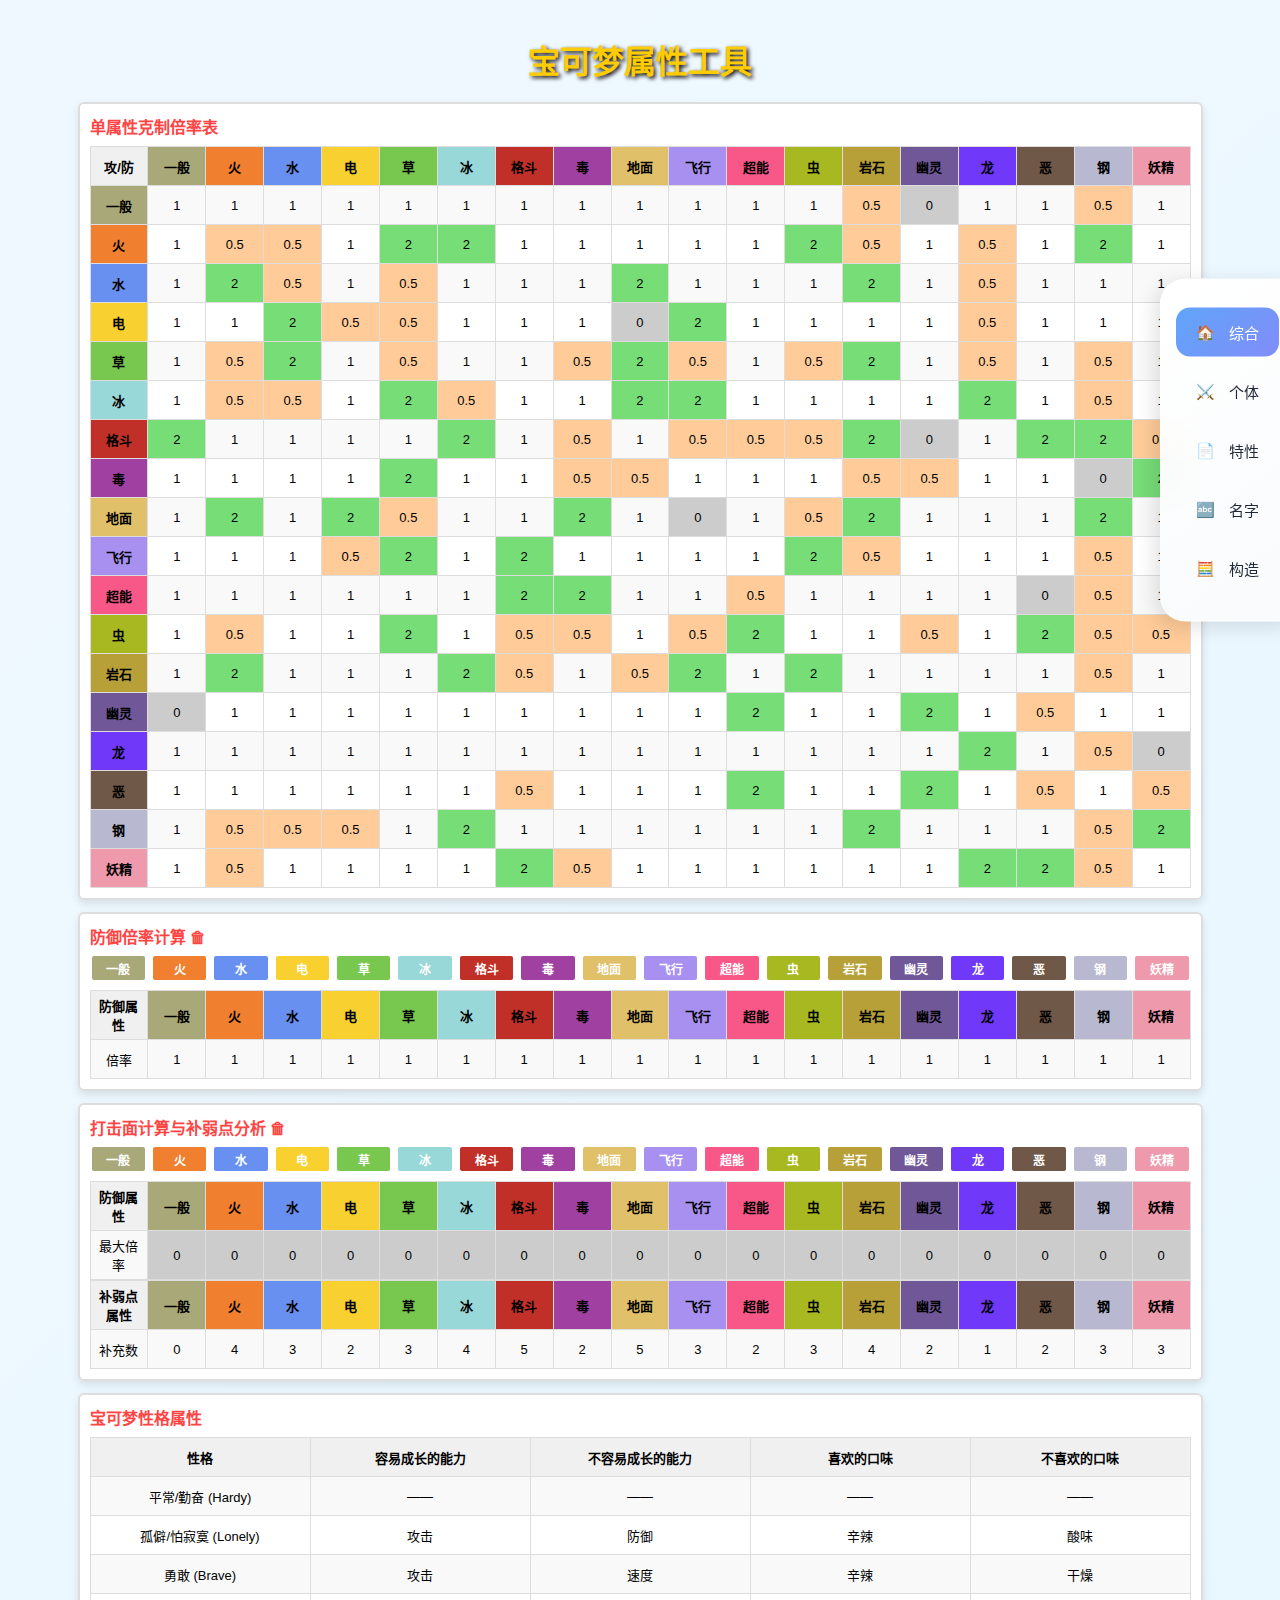
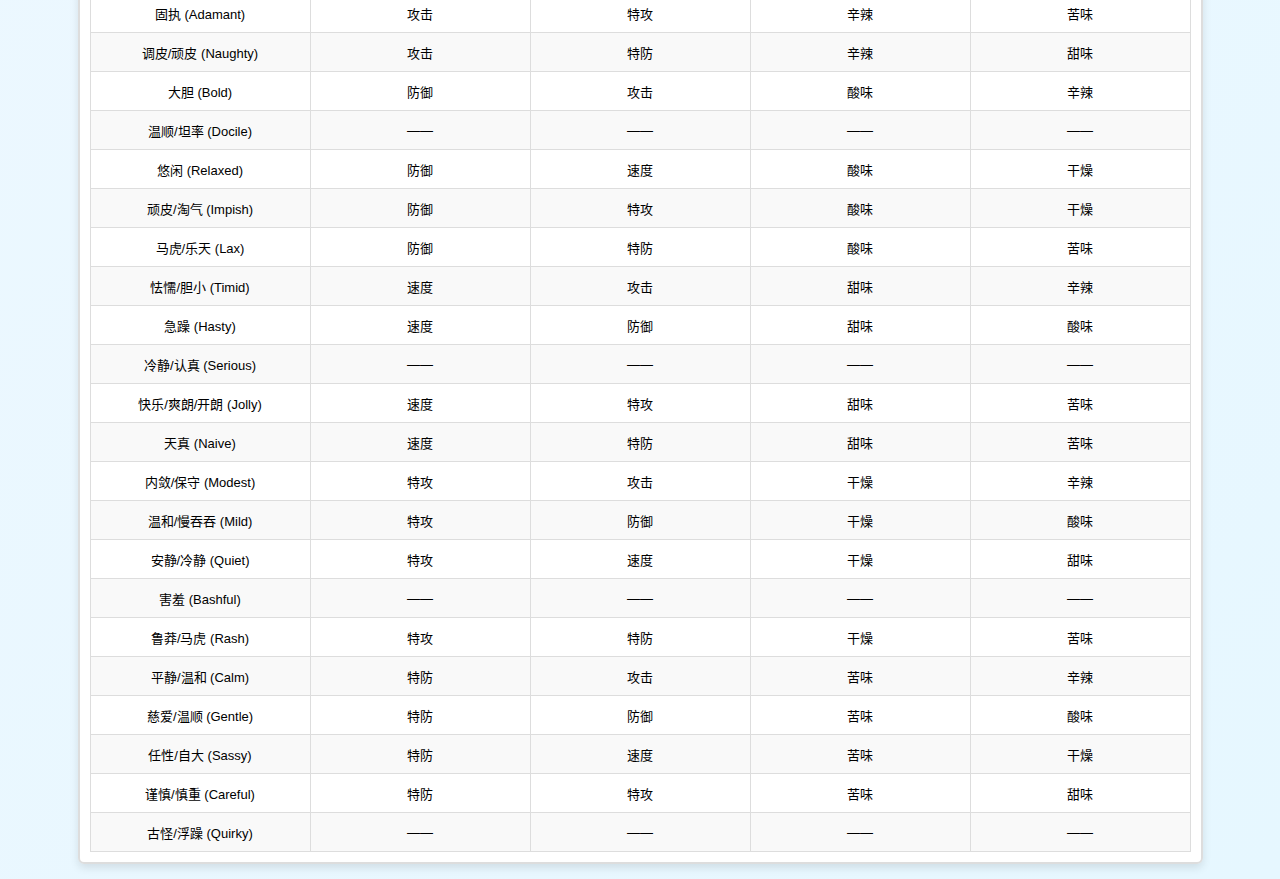
<file: index.html>
<!DOCTYPE html>
<html lang="zh-CN">

<head>
    <meta charset="UTF-8">
    <meta name="viewport" content="width=device-width, initial-scale=1.0">
    <title>宝可梦属性工具</title>
	<!-- 只需这3行 -->
	<link rel="stylesheet" href="nav.css">
	<link rel="icon" type="image/svg+xml" href="favicon.svg">
	<script src="nav-config.js?v=3"></script>
	<script src="nav.js"></script>

    <style>
        /* 整体样式 */
        body {
            font-family: 'PingFang SC', 'Microsoft YaHei', Arial, sans-serif;
            margin: 0;
            padding: 15px;
            background: linear-gradient(135deg, #f0f8ff, #e6f7ff);
        }

        h1 {
            text-align: center;
            color: #ffcc00;
            text-shadow: 2px 2px 4px #000;
            margin-bottom: 20px;
        }

        /* 容器样式 */
        .container {
            width: 90%;
            max-width: 1200px;
            margin: 0 auto;
            display: grid;
            gap: 12px;
        }

        /* 模块样式 */
        .module {
            background-color: rgba(255, 255, 255, 0.98);
            border: 2px solid #ddd;
            border-radius: 6px;
            padding: 10px;
            box-shadow: 0 4px 8px rgba(0, 0, 0, 0.1);
            transition: box-shadow 0.3s ease;
        }

        .module:hover {
            box-shadow: 0 6px 12px rgba(0, 0, 0, 0.15);
        }

        .module h2 {
            margin: 0 0 8px 0;
            color: #ff4444;
            cursor: pointer;
            font-size: 16px;
            display: flex;
            align-items: center;
            gap: 8px;
        }

        .module h2:hover {
            color: #ff6666;
            text-decoration: underline;
        }

        /* 按钮组样式 */
        .button-group {
            display: grid;
            grid-template-columns: repeat(18, 1fr);
            gap: 4px;
            margin-bottom: 10px;
        }

        .button-group button {
            display: flex;
            align-items: center;
            justify-content: center;
            padding: 4px;
            border: 2px solid transparent;
            border-radius: 2px;
            cursor: pointer;
            font-size: 12px;
            font-weight: bold;
            color: white;
            min-width: 46px;
            height: 24px;
            position: relative;
            margin: 0 2px;
            transition: transform 0.2s ease, box-shadow 0.2s ease;
        }

        .button-group button:hover {
            transform: scale(1.05);
            box-shadow: 0 4px 8px rgba(0, 0, 0, 0.2);
        }

        .button-group button.selected {
            border: 2px solid #000 !important;
            box-shadow: 0 0 2px rgba(0, 0, 0, 0.2);
            z-index: 1;
            transform: scale(1);
            /* 确保选中后不会偏移 */
        }

        .button-group button.selected::after {
            content: attr(data-selected-index);
            position: absolute;
            top: -1px;
            right: -1px;
            background: #000;
            color: #fff;
            width: 14px;
            height: 14px;
            border-radius: 50%;
            font-size: 9px;
            display: flex;
            align-items: center;
            justify-content: center;
        }

        /* 表格样式 */
        table {
            width: 100%;
            border-collapse: collapse;
            table-layout: fixed;
        }

        th,
        td {
            padding: 5px;
            text-align: center;
            border: 1px solid #ddd;
            min-width: 45px;
            height: 28px;
            font-size: 13px;
        }

        th {
            background-color: #f0f0f0;
            cursor: pointer;
        }

        tr:nth-child(even) {
            background-color: #f9f9f9;
        }

        tr:hover {
            background-color: #f0f0f0;
        }

        /* 属性颜色 */
        .normal {
            background-color: #a8a878;
        }

        .fire {
            background-color: #f08030;
        }

        .water {
            background-color: #6890f0;
        }

        .electric {
            background-color: #f8d030;
        }

        .grass {
            background-color: #78c850;
        }

        .ice {
            background-color: #98d8d8;
        }

        .fighting {
            background-color: #c03028;
        }

        .poison {
            background-color: #a040a0;
        }

        .ground {
            background-color: #e0c068;
        }

        .flying {
            background-color: #a890f0;
        }

        .psychic {
            background-color: #f85888;
        }

        .bug {
            background-color: #a8b820;
        }

        .rock {
            background-color: #b8a038;
        }

        .ghost {
            background-color: #705898;
        }

        .dragon {
            background-color: #7038f8;
        }

        .dark {
            background-color: #705848;
        }

        .steel {
            background-color: #b8b8d0;
        }

        .fairy {
            background-color: #ee99ac;
        }

        /* 倍率背景色 */
        .effective-2 {
            background-color: #77dd77;
        }

        .effective-1 {
            background-color: transparent;
        }

        .effective-0_5 {
            background-color: #ffcc99;
        }

        /* 淡橙色 */
        .effective-0_25 {
            background-color: #cc0000;
            color: #fff;
        }

        /* 深红色 */
        .effective-0 {
            background-color: #cccccc;
        }

        .effective-4 {
            background-color: #77ff77;
        }

        /* 亮绿色 */

        /* 响应式设计 */
        @media (max-width: 768px) {
            .container {
                width: 100%;
                padding: 0 10px;
            }

            .button-group {
                grid-template-columns: repeat(9, 1fr);
            }

            .button-group button {
                min-width: 40px;
                font-size: 10px;
            }

            table {
                display: block;
                overflow-x: auto;
            }
        }

        /* 动画 */
        @keyframes fadeIn {
            from {
                opacity: 0;
            }

            to {
                opacity: 1;
            }
        }

        td {
            animation: fadeIn 0.3s ease-in-out;
        }

        td[title] {
            position: relative;
            cursor: pointer;
        }

        td[title]:hover::after {
            content: attr(title);
            position: absolute;
            top: 100%;
            left: 50%;
            transform: translateX(-50%);
            background-color: #333;
            color: #fff;
            padding: 5px;
            border-radius: 4px;
            font-size: 12px;
            white-space: nowrap;
            z-index: 10;
        }

        1
    </style>
</head>

<body>
    <h1>宝可梦属性工具</h1>
    <div class="container">
        <!-- 模块1：宝可梦攻防倍率表 -->
        <div class="module">
            <h2>单属性克制倍率表</h2>
            <table id="typeChart"></table>
        </div>

        <!-- 模块2：防御倍率计算（点击标题清空已选属性） -->
        <div class="module">
            <h2 onclick="clearDefense()">防御倍率计算 🗑</h2>
            <div class="button-group" id="defenseButtons"></div>
            <table id="defenseResult"></table>
        </div>

        <!-- 模块3：攻击性能与补弱点分析（点击标题清空已选属性） -->
        <div class="module">
            <h2 onclick="clearAttack()">打击面计算与补弱点分析 🗑</h2>
            <div class="button-group" id="attackButtons"></div>
            <table id="attackResult"></table>
            <table id="coverageResult"></table>
        </div>

        <!-- 模块4：宝可梦性格属性 -->
        <div class="module">
            <h2>宝可梦性格属性</h2>
            <table id="natureTable"></table>
        </div>
    </div>

    <script>
        // 模块1-3相关代码（同之前版本）
        const typeChart = {
            normal: [1, 1, 1, 1, 1, 1, 1, 1, 1, 1, 1, 1, 0.5, 0, 1, 1, 0.5, 1],
            fire: [1, 0.5, 0.5, 1, 2, 2, 1, 1, 1, 1, 1, 2, 0.5, 1, 0.5, 1, 2, 1],
            water: [1, 2, 0.5, 1, 0.5, 1, 1, 1, 2, 1, 1, 1, 2, 1, 0.5, 1, 1, 1],
            electric: [1, 1, 2, 0.5, 0.5, 1, 1, 1, 0, 2, 1, 1, 1, 1, 0.5, 1, 1, 1],
            grass: [1, 0.5, 2, 1, 0.5, 1, 1, 0.5, 2, 0.5, 1, 0.5, 2, 1, 0.5, 1, 0.5, 1],
            ice: [1, 0.5, 0.5, 1, 2, 0.5, 1, 1, 2, 2, 1, 1, 1, 1, 2, 1, 0.5, 1],
            fighting: [2, 1, 1, 1, 1, 2, 1, 0.5, 1, 0.5, 0.5, 0.5, 2, 0, 1, 2, 2, 0.5],
            poison: [1, 1, 1, 1, 2, 1, 1, 0.5, 0.5, 1, 1, 1, 0.5, 0.5, 1, 1, 0, 2],
            ground: [1, 2, 1, 2, 0.5, 1, 1, 2, 1, 0, 1, 0.5, 2, 1, 1, 1, 2, 1],
            flying: [1, 1, 1, 0.5, 2, 1, 2, 1, 1, 1, 1, 2, 0.5, 1, 1, 1, 0.5, 1],
            psychic: [1, 1, 1, 1, 1, 1, 2, 2, 1, 1, 0.5, 1, 1, 1, 1, 0, 0.5, 1],
            bug: [1, 0.5, 1, 1, 2, 1, 0.5, 0.5, 1, 0.5, 2, 1, 1, 0.5, 1, 2, 0.5, 0.5],
            rock: [1, 2, 1, 1, 1, 2, 0.5, 1, 0.5, 2, 1, 2, 1, 1, 1, 1, 0.5, 1],
            ghost: [0, 1, 1, 1, 1, 1, 1, 1, 1, 1, 2, 1, 1, 2, 1, 0.5, 1, 1],
            dragon: [1, 1, 1, 1, 1, 1, 1, 1, 1, 1, 1, 1, 1, 1, 2, 1, 0.5, 0],
            dark: [1, 1, 1, 1, 1, 1, 0.5, 1, 1, 1, 2, 1, 1, 2, 1, 0.5, 1, 0.5],
            steel: [1, 0.5, 0.5, 0.5, 1, 2, 1, 1, 1, 1, 1, 1, 2, 1, 1, 1, 0.5, 2],
            fairy: [1, 0.5, 1, 1, 1, 1, 2, 0.5, 1, 1, 1, 1, 1, 1, 2, 2, 0.5, 1]
        };
        const types = ["normal", "fire", "water", "electric", "grass", "ice", "fighting", "poison", "ground", "flying", "psychic", "bug", "rock", "ghost", "dragon", "dark", "steel", "fairy"];
        const typeNames = {
            normal: "一般",
            fire: "火",
            water: "水",
            electric: "电",
            grass: "草",
            ice: "冰",
            fighting: "格斗",
            poison: "毒",
            ground: "地面",
            flying: "飞行",
            psychic: "超能",
            bug: "虫",
            rock: "岩石",
            ghost: "幽灵",
            dragon: "龙",
            dark: "恶",
            steel: "钢",
            fairy: "妖精"
        };

        let selectedDefenseTypes = [],
            selectedAttackTypes = [];

        // 辅助函数：格式化倍率数值，保留最多两位小数（去除多余0）
        function formatEff(eff) {
            let s = eff.toFixed(2);
            s = s.replace(/\.?0+$/, '');
            return s;
        }

        // 模块1：生成攻防倍率表
        function initTypeChart() {
            const table = document.getElementById('typeChart');
            let html = '<tr><th>攻/防</th>';
            types.forEach(t => html += `<th class="${t}">${typeNames[t]}</th>`);
            html += '</tr>';
            types.forEach(attacker => {
                html += `<tr><th class="${attacker}">${typeNames[attacker]}</th>`;
                types.forEach(defender => {
                    const eff = typeChart[attacker][types.indexOf(defender)];
                    let cls = (eff === 0.5) ? '0_5' : eff;
                    if (eff === 0.25) cls = '0_25';
                    html += `<td class="effective-${cls}">${formatEff(eff)}</td>`;
                });
                html += '</tr>';
            });
            table.innerHTML = html;
        }

        // 模块2：防御倍率计算
        function initDefenseModule() {
            const group = document.getElementById('defenseButtons');
            group.innerHTML = '';
            types.forEach(t => {
                const btn = document.createElement('button');
                btn.dataset.type = t;
                btn.className = t;
                btn.textContent = typeNames[t];
                btn.onclick = () => toggleDefense(t);
                group.appendChild(btn);
            });
            updateDefense();
        }

        function clearDefense() {
            selectedDefenseTypes = [];
            updateDefense();
        }

        function toggleDefense(type) {
            const idx = selectedDefenseTypes.indexOf(type);
            if (idx > -1) {
                selectedDefenseTypes.splice(idx, 1);
            } else {
                if (selectedDefenseTypes.length >= 2) selectedDefenseTypes.shift();
                selectedDefenseTypes.push(type);
            }
            updateDefense();
        }

        function updateDefense() {
            document.querySelectorAll('#defenseButtons button').forEach(btn => {
                const btnType = btn.dataset.type;
                const idx = selectedDefenseTypes.indexOf(btnType);
                btn.classList.toggle('selected', idx > -1);
                btn.dataset.selectedIndex = idx > -1 ? (idx + 1) : '';
            });

            const table = document.getElementById('defenseResult');
            let html = '<tr><th>防御属性</th>';
            types.forEach(t => html += `<th class="${t}">${typeNames[t]}</th>`);
            html += '</tr>';
            html += '<tr><td>倍率</td>';
            types.forEach(t => {
                let eff = 1;
                selectedDefenseTypes.forEach(d => {
                    eff *= typeChart[t][types.indexOf(d)];
                });
                let cls = (eff === 0.5) ? '0_5' : eff;
                if (eff === 0.25) cls = '0_25';
                if (eff === 4) cls = '4'; // 新增
                html += `<td class="effective-${cls}">${formatEff(eff)}</td>`;
            });
            html += '</tr>';
            table.innerHTML = html;
        }

        // 模块3：攻击性能与补弱点分析
        function initAttackModule() {
            const group = document.getElementById('attackButtons');
            group.innerHTML = '';
            types.forEach(t => {
                const btn = document.createElement('button');
                btn.dataset.type = t;
                btn.className = t;
                btn.textContent = typeNames[t];
                btn.onclick = () => toggleAttack(t);
                group.appendChild(btn);
            });
            updateAttack();
        }

        function clearAttack() {
            selectedAttackTypes = [];
            updateAttack();
        }

        function toggleAttack(type) {
            const idx = selectedAttackTypes.indexOf(type);
            if (idx > -1) {
                selectedAttackTypes.splice(idx, 1);
            } else {
                if (selectedAttackTypes.length >= 3) selectedAttackTypes.shift();
                selectedAttackTypes.push(type);
            }
            updateAttack();
        }

        function updateAttack() {
            document.querySelectorAll('#attackButtons button').forEach(btn => {
                const btnType = btn.dataset.type;
                const idx = selectedAttackTypes.indexOf(btnType);
                btn.classList.toggle('selected', idx > -1);
                btn.dataset.selectedIndex = idx > -1 ? (idx + 1) : '';
            });

            const attackTable = document.getElementById('attackResult');
            let html = '<tr><th>防御属性</th>';
            types.forEach(t => html += `<th class="${t}">${typeNames[t]}</th>`);
            html += '</tr>';
            html += '<tr><td>最大倍率</td>';
            types.forEach(t => {
                let max = 0;
                selectedAttackTypes.forEach(a => {
                    const eff = typeChart[a][types.indexOf(t)];
                    if (eff > max) max = eff;
                });
                let cls = (max === 0.5) ? '0_5' : max;
                if (max === 0.25) cls = '0_25';
                if (max === 4) cls = '4'; // 新增
                html += `<td class="effective-${cls}">${formatEff(max)}</td>`;
            });
            html += '</tr>';
            attackTable.innerHTML = html;

            const coverageTable = document.getElementById('coverageResult');
            html = '<tr><th>补弱点属性</th>';
            types.forEach(t => html += `<th class="${t}">${typeNames[t]}</th>`);
            html += '</tr>';
            html += '<tr><td>补充数</td>';
            types.forEach(t => {
                let count = 0;
                let coverageList = []; // 存储补充的打击面属性
                types.forEach(d => {
                    let current = 0;
                    selectedAttackTypes.forEach(a => {
                        const eff = typeChart[a][types.indexOf(d)];
                        if (eff > current) current = eff;
                    });
                    const newEff = typeChart[t][types.indexOf(d)];
                    if (current < 2 && newEff === 2) {
                        count++;
                        coverageList.push(typeNames[d]); // 记录补充的打击面属性
                    }
                });
                html += `<td title="${coverageList.join(', ')}">${count}</td>`; // 添加 title 属性
            });
            html += '</tr>';
            coverageTable.innerHTML = html;
        }

        // 模块4：宝可梦性格属性数据及生成表格
        const natures = [{
                chinese: "平常/勤奋",
                english: "Hardy",
                inc: "——",
                dec: "——",
                like: "——",
                dislike: "——"
            },
            {
                chinese: "孤僻/怕寂寞",
                english: "Lonely",
                inc: "攻击",
                dec: "防御",
                like: "辛辣",
                dislike: "酸味"
            },
            {
                chinese: "勇敢",
                english: "Brave",
                inc: "攻击",
                dec: "速度",
                like: "辛辣",
                dislike: "干燥"
            },
            {
                chinese: "固执",
                english: "Adamant",
                inc: "攻击",
                dec: "特攻",
                like: "辛辣",
                dislike: "苦味"
            },
            {
                chinese: "调皮/顽皮",
                english: "Naughty",
                inc: "攻击",
                dec: "特防",
                like: "辛辣",
                dislike: "甜味"
            },
            {
                chinese: "大胆",
                english: "Bold",
                inc: "防御",
                dec: "攻击",
                like: "酸味",
                dislike: "辛辣"
            },
            {
                chinese: "温顺/坦率",
                english: "Docile",
                inc: "——",
                dec: "——",
                like: "——",
                dislike: "——"
            },
            {
                chinese: "悠闲",
                english: "Relaxed",
                inc: "防御",
                dec: "速度",
                like: "酸味",
                dislike: "干燥"
            },
            {
                chinese: "顽皮/淘气",
                english: "Impish",
                inc: "防御",
                dec: "特攻",
                like: "酸味",
                dislike: "干燥"
            },
            {
                chinese: "马虎/乐天",
                english: "Lax",
                inc: "防御",
                dec: "特防",
                like: "酸味",
                dislike: "苦味"
            },
            {
                chinese: "怯懦/胆小",
                english: "Timid",
                inc: "速度",
                dec: "攻击",
                like: "甜味",
                dislike: "辛辣"
            },
            {
                chinese: "急躁",
                english: "Hasty",
                inc: "速度",
                dec: "防御",
                like: "甜味",
                dislike: "酸味"
            },
            {
                chinese: "冷静/认真",
                english: "Serious",
                inc: "——",
                dec: "——",
                like: "——",
                dislike: "——"
            },
            {
                chinese: "快乐/爽朗/开朗",
                english: "Jolly",
                inc: "速度",
                dec: "特攻",
                like: "甜味",
                dislike: "苦味"
            },
            {
                chinese: "天真",
                english: "Naive",
                inc: "速度",
                dec: "特防",
                like: "甜味",
                dislike: "苦味"
            },
            {
                chinese: "内敛/保守",
                english: "Modest",
                inc: "特攻",
                dec: "攻击",
                like: "干燥",
                dislike: "辛辣"
            },
            {
                chinese: "温和/慢吞吞",
                english: "Mild",
                inc: "特攻",
                dec: "防御",
                like: "干燥",
                dislike: "酸味"
            },
            {
                chinese: "安静/冷静",
                english: "Quiet",
                inc: "特攻",
                dec: "速度",
                like: "干燥",
                dislike: "甜味"
            },
            {
                chinese: "害羞",
                english: "Bashful",
                inc: "——",
                dec: "——",
                like: "——",
                dislike: "——"
            },
            {
                chinese: "鲁莽/马虎",
                english: "Rash",
                inc: "特攻",
                dec: "特防",
                like: "干燥",
                dislike: "苦味"
            },
            {
                chinese: "平静/温和",
                english: "Calm",
                inc: "特防",
                dec: "攻击",
                like: "苦味",
                dislike: "辛辣"
            },
            {
                chinese: "慈爱/温顺",
                english: "Gentle",
                inc: "特防",
                dec: "防御",
                like: "苦味",
                dislike: "酸味"
            },
            {
                chinese: "任性/自大",
                english: "Sassy",
                inc: "特防",
                dec: "速度",
                like: "苦味",
                dislike: "干燥"
            },
            {
                chinese: "谨慎/慎重",
                english: "Careful",
                inc: "特防",
                dec: "特攻",
                like: "苦味",
                dislike: "甜味"
            },
            {
                chinese: "古怪/浮躁",
                english: "Quirky",
                inc: "——",
                dec: "——",
                like: "——",
                dislike: "——"
            }
        ];

        // 生成宝可梦性格属性表格
        function initNatureModule() {
            const natureTable = document.getElementById('natureTable');
            let html = '<tr><th>性格</th><th>容易成长的能力</th><th>不容易成长的能力</th><th>喜欢的口味</th><th>不喜欢的口味</th></tr>';
            natures.forEach(nature => {
                html += `<tr>
          <td>${nature.chinese} (${nature.english})</td>
          <td>${nature.inc === "——" ? "——" : nature.inc}</td>
          <td>${nature.dec === "——" ? "——" : nature.dec}</td>
          <td>${nature.like === "——" ? "——" : nature.like}</td>
          <td>${nature.dislike === "——" ? "——" : nature.dislike}</td>
        </tr>`;
            });
            natureTable.innerHTML = html;
        }

        // 初始化各模块
        initTypeChart();
        initDefenseModule();
        initAttackModule();
        initNatureModule();
    </script>
</body>

</html>
</file>
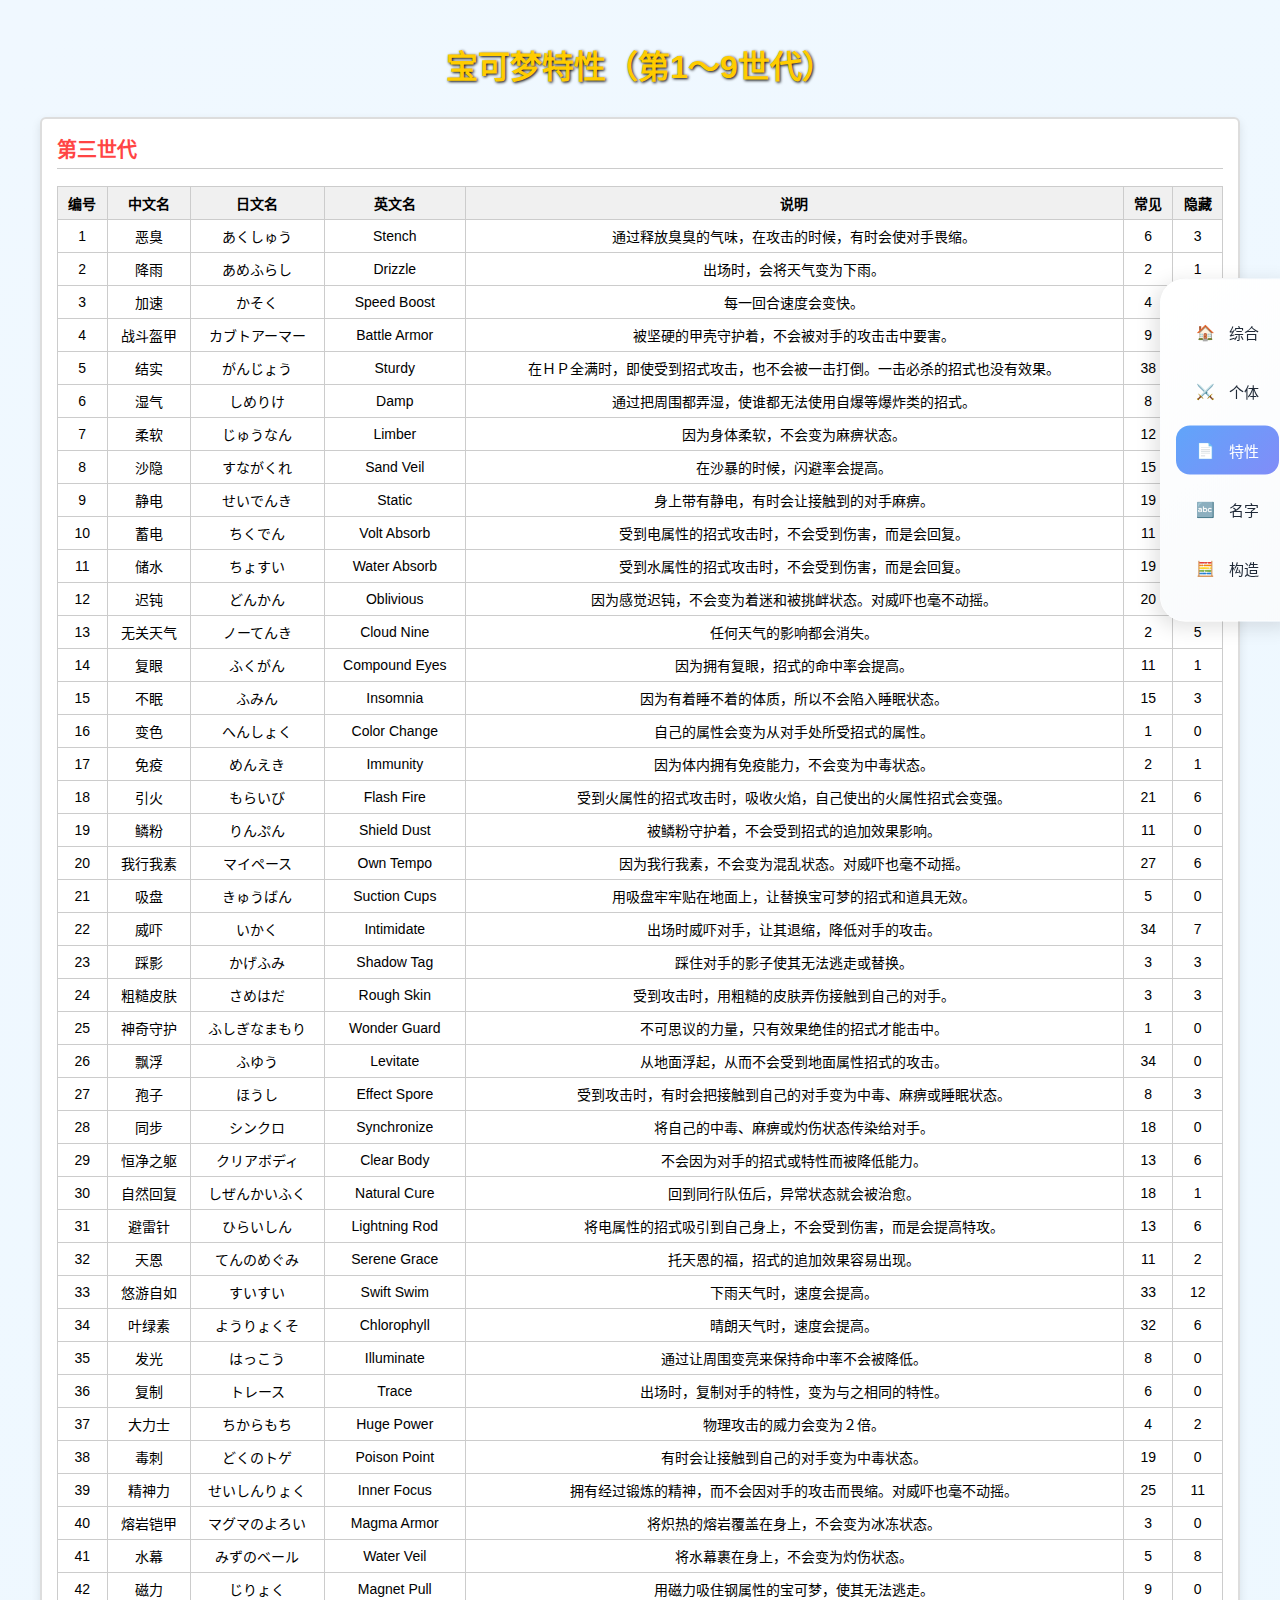
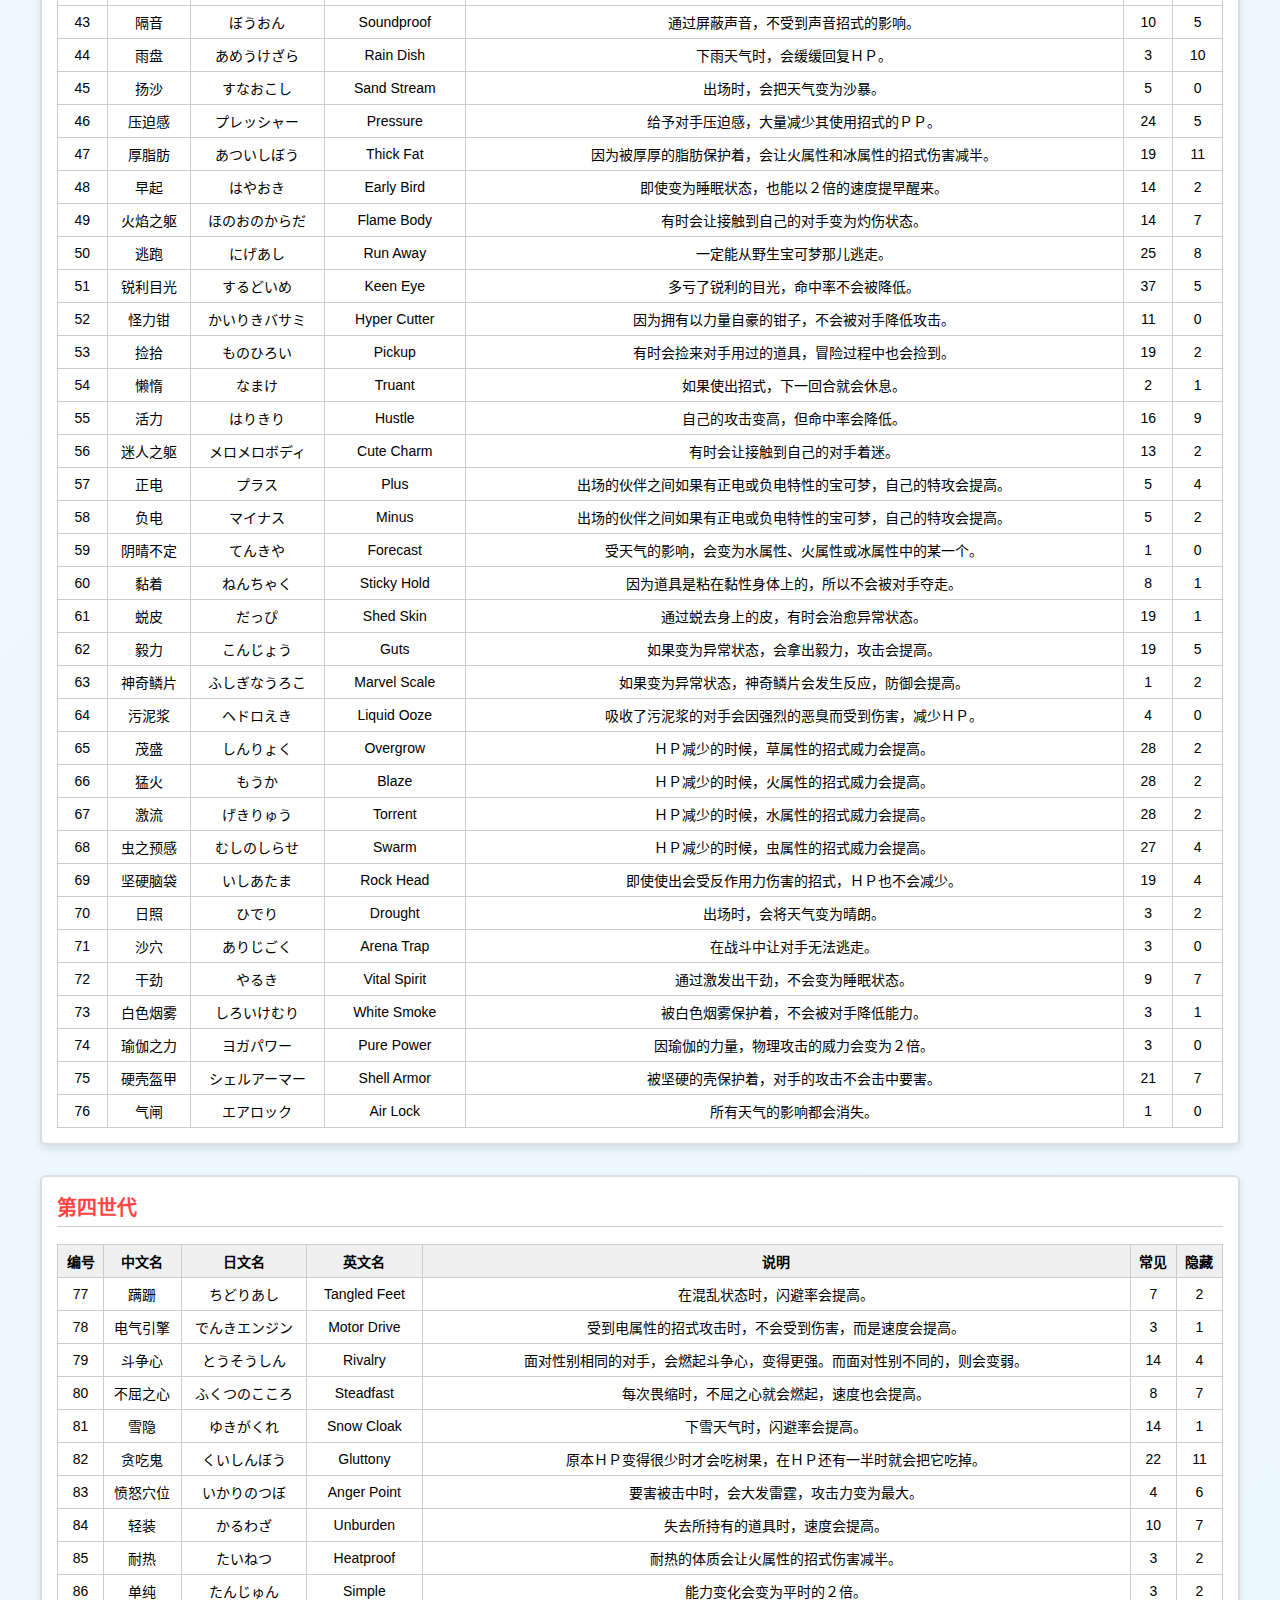
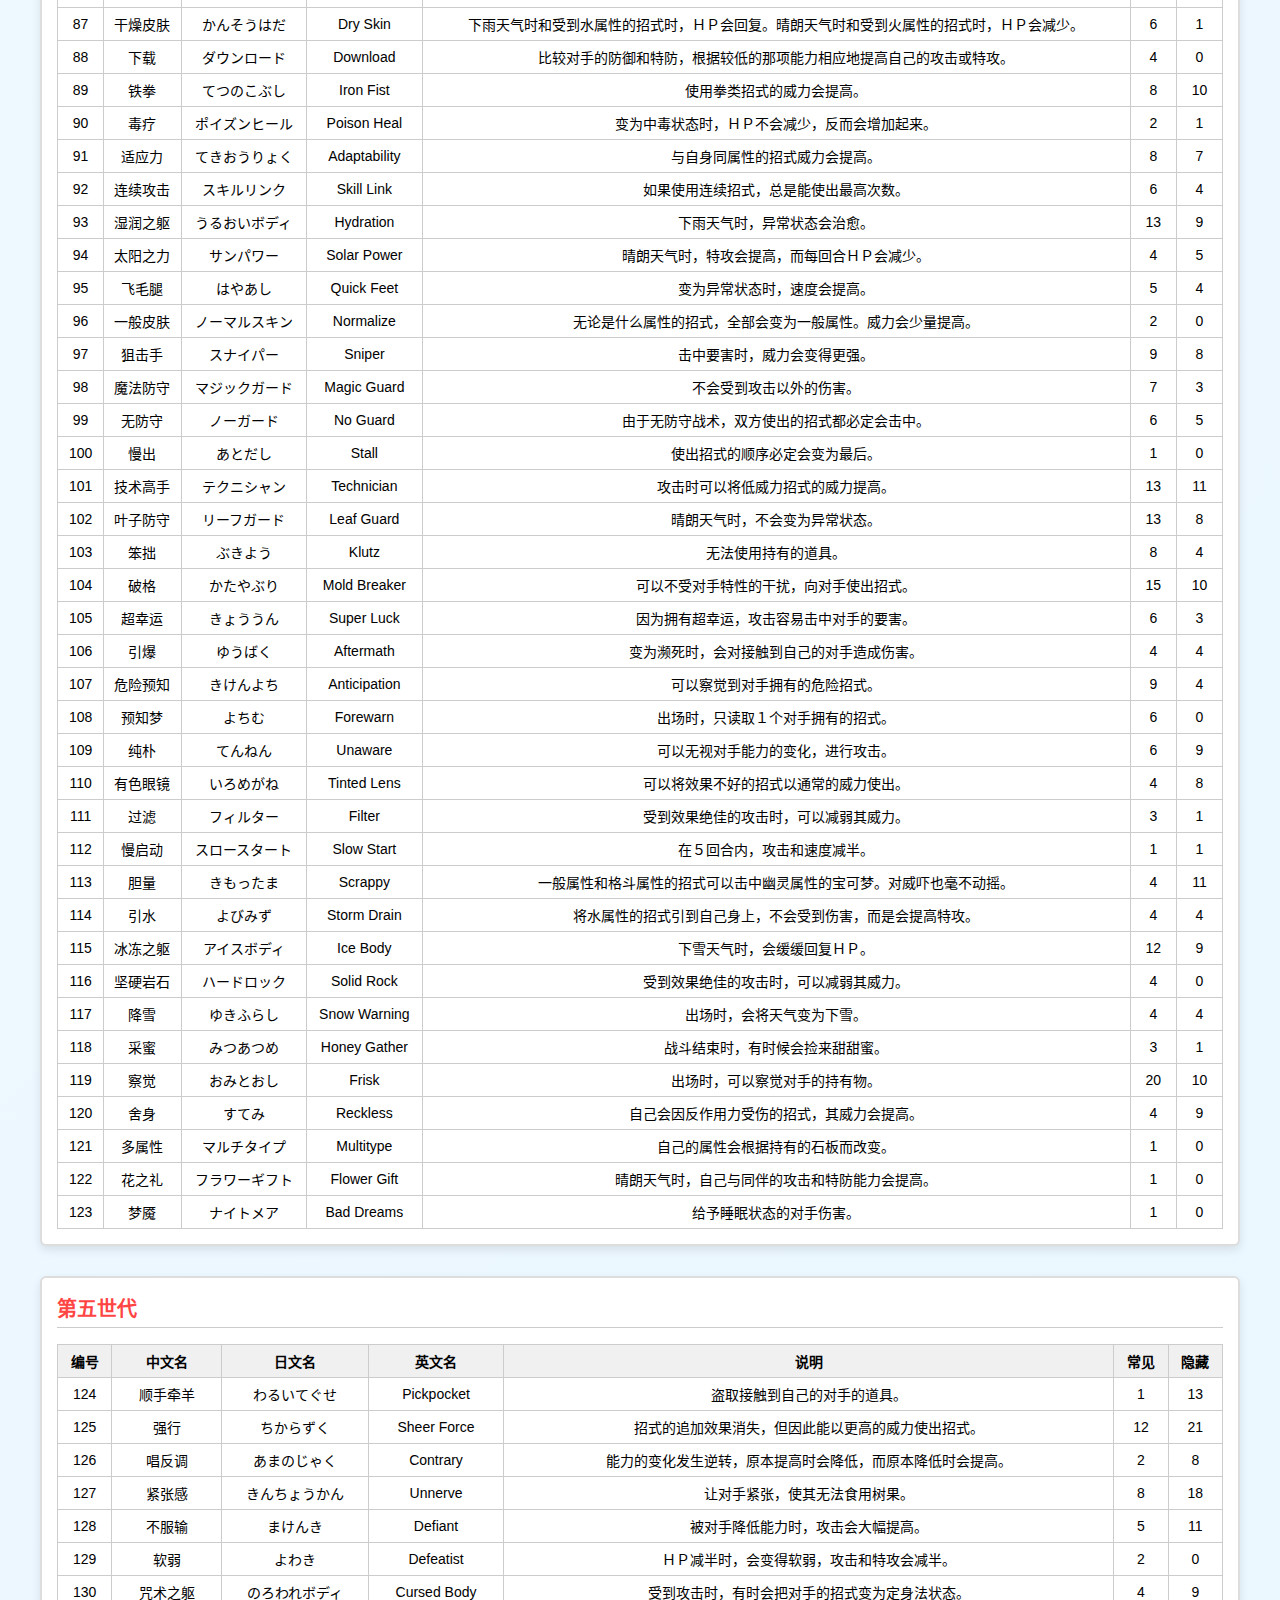
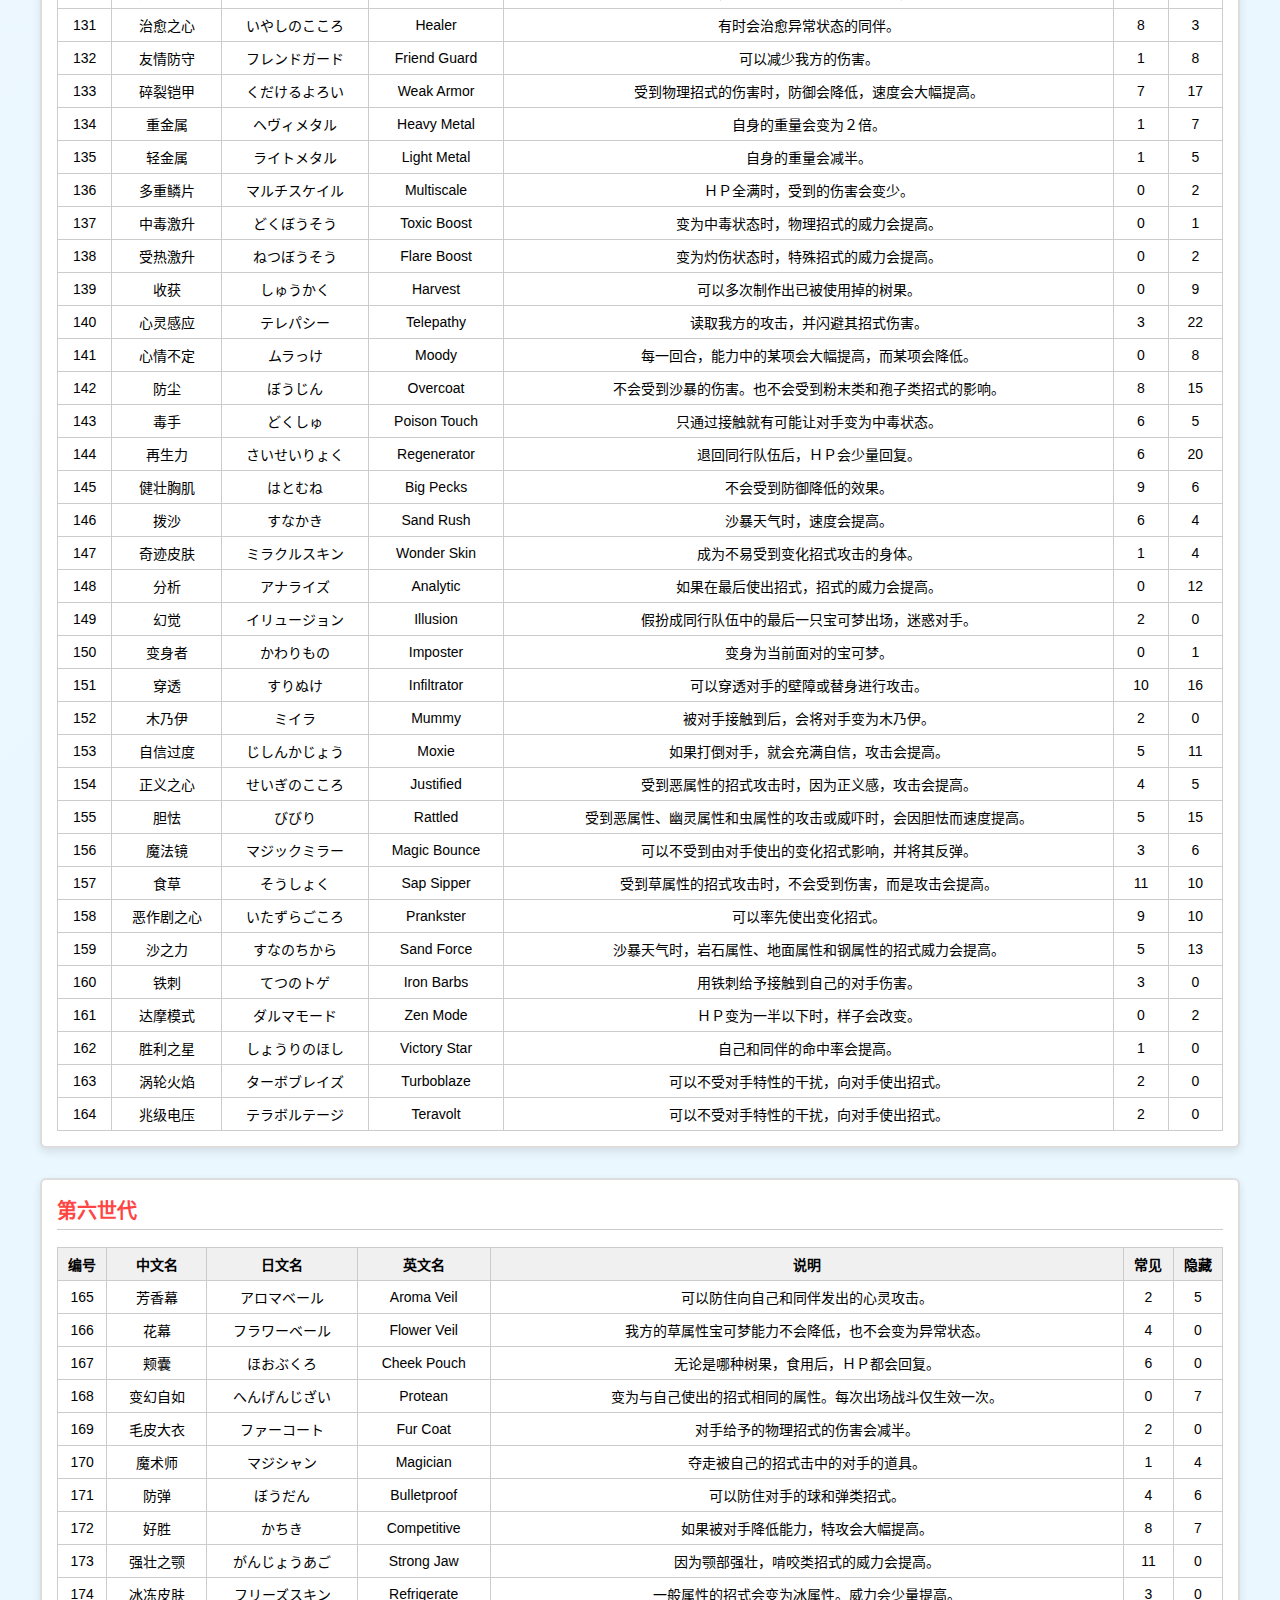
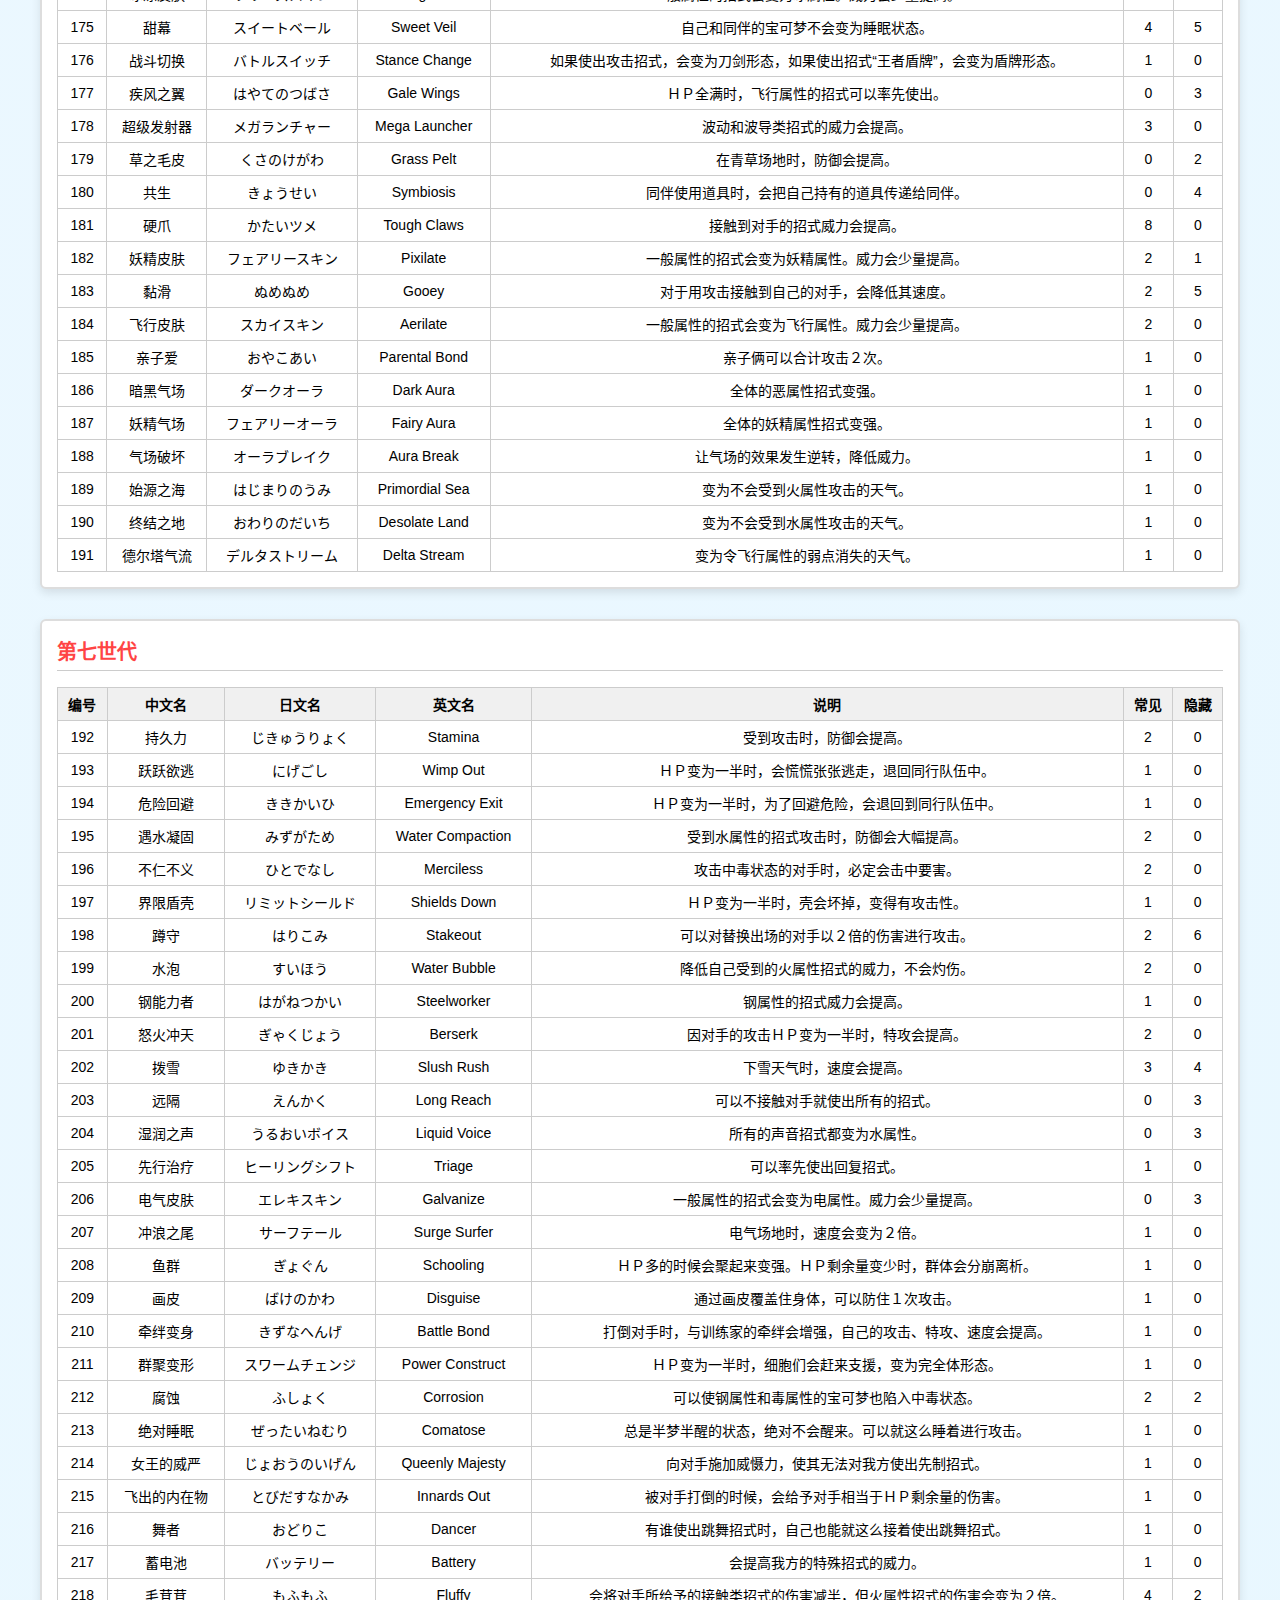
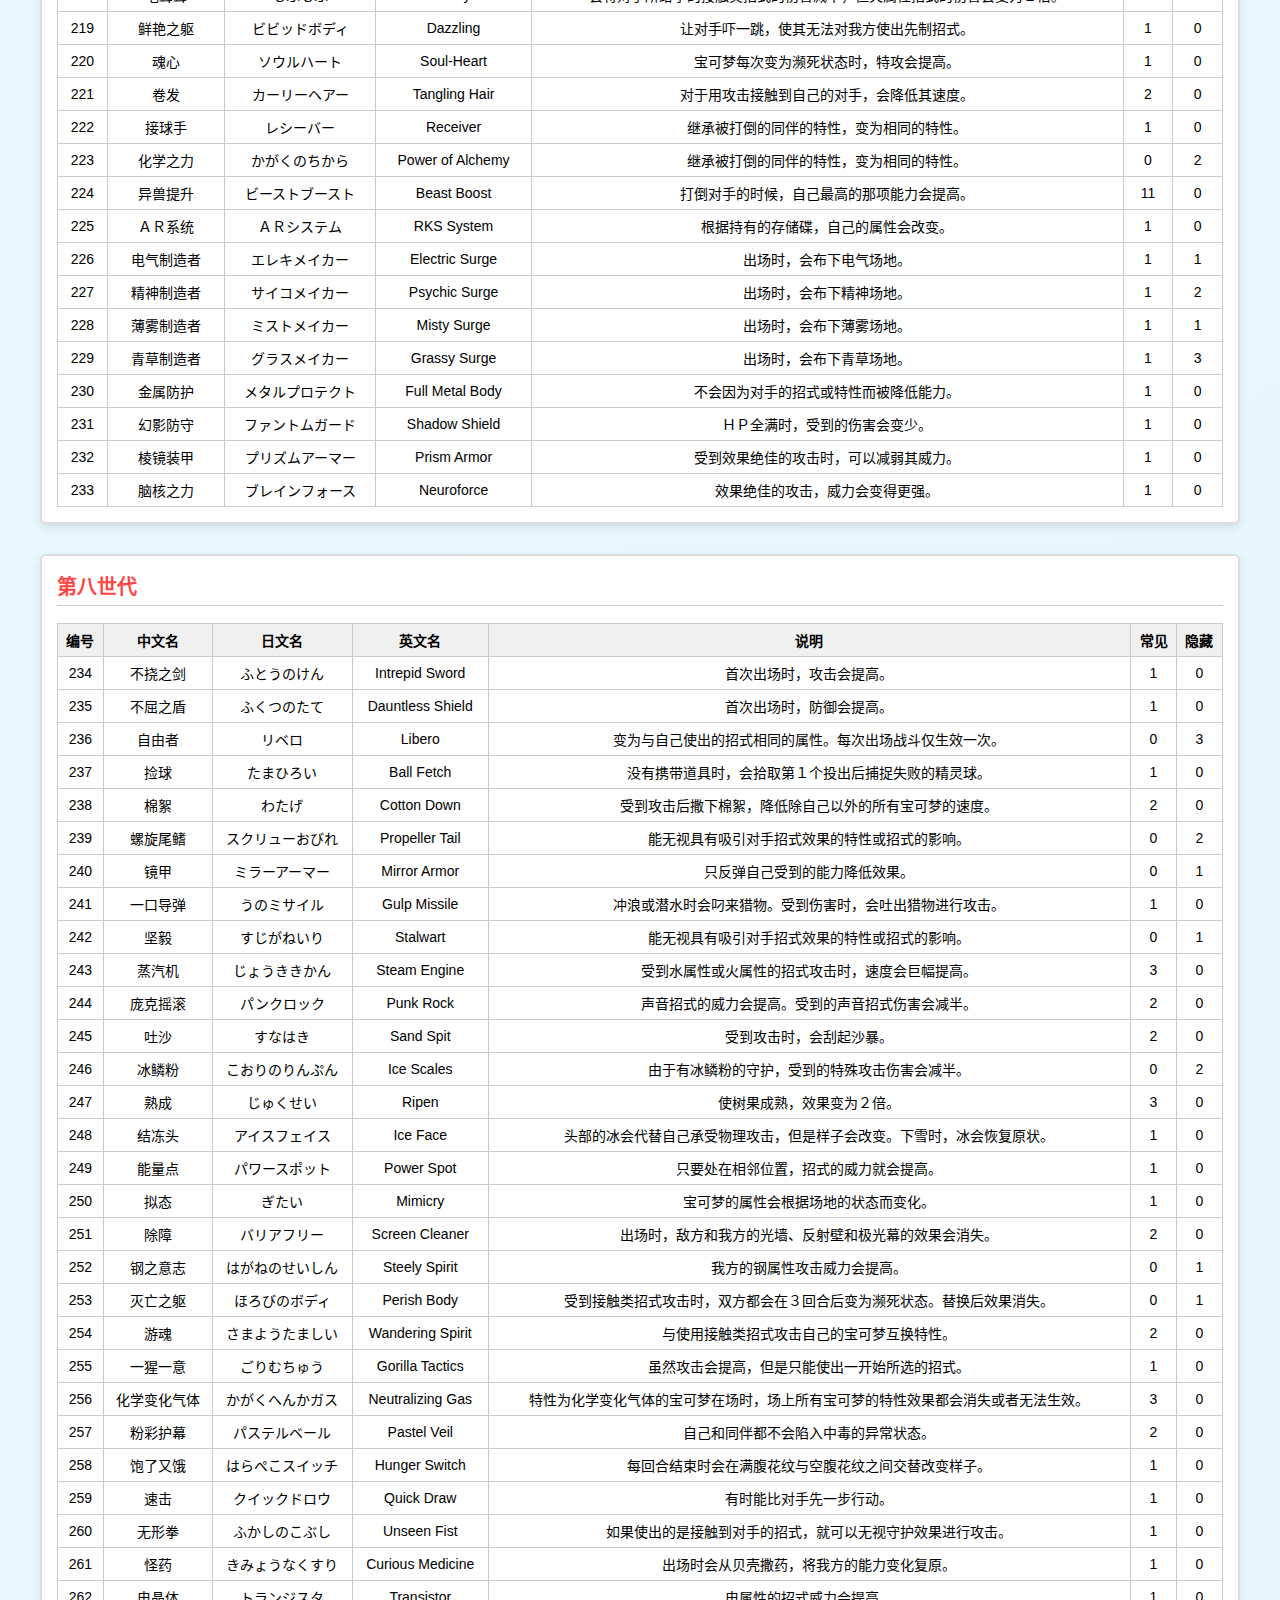
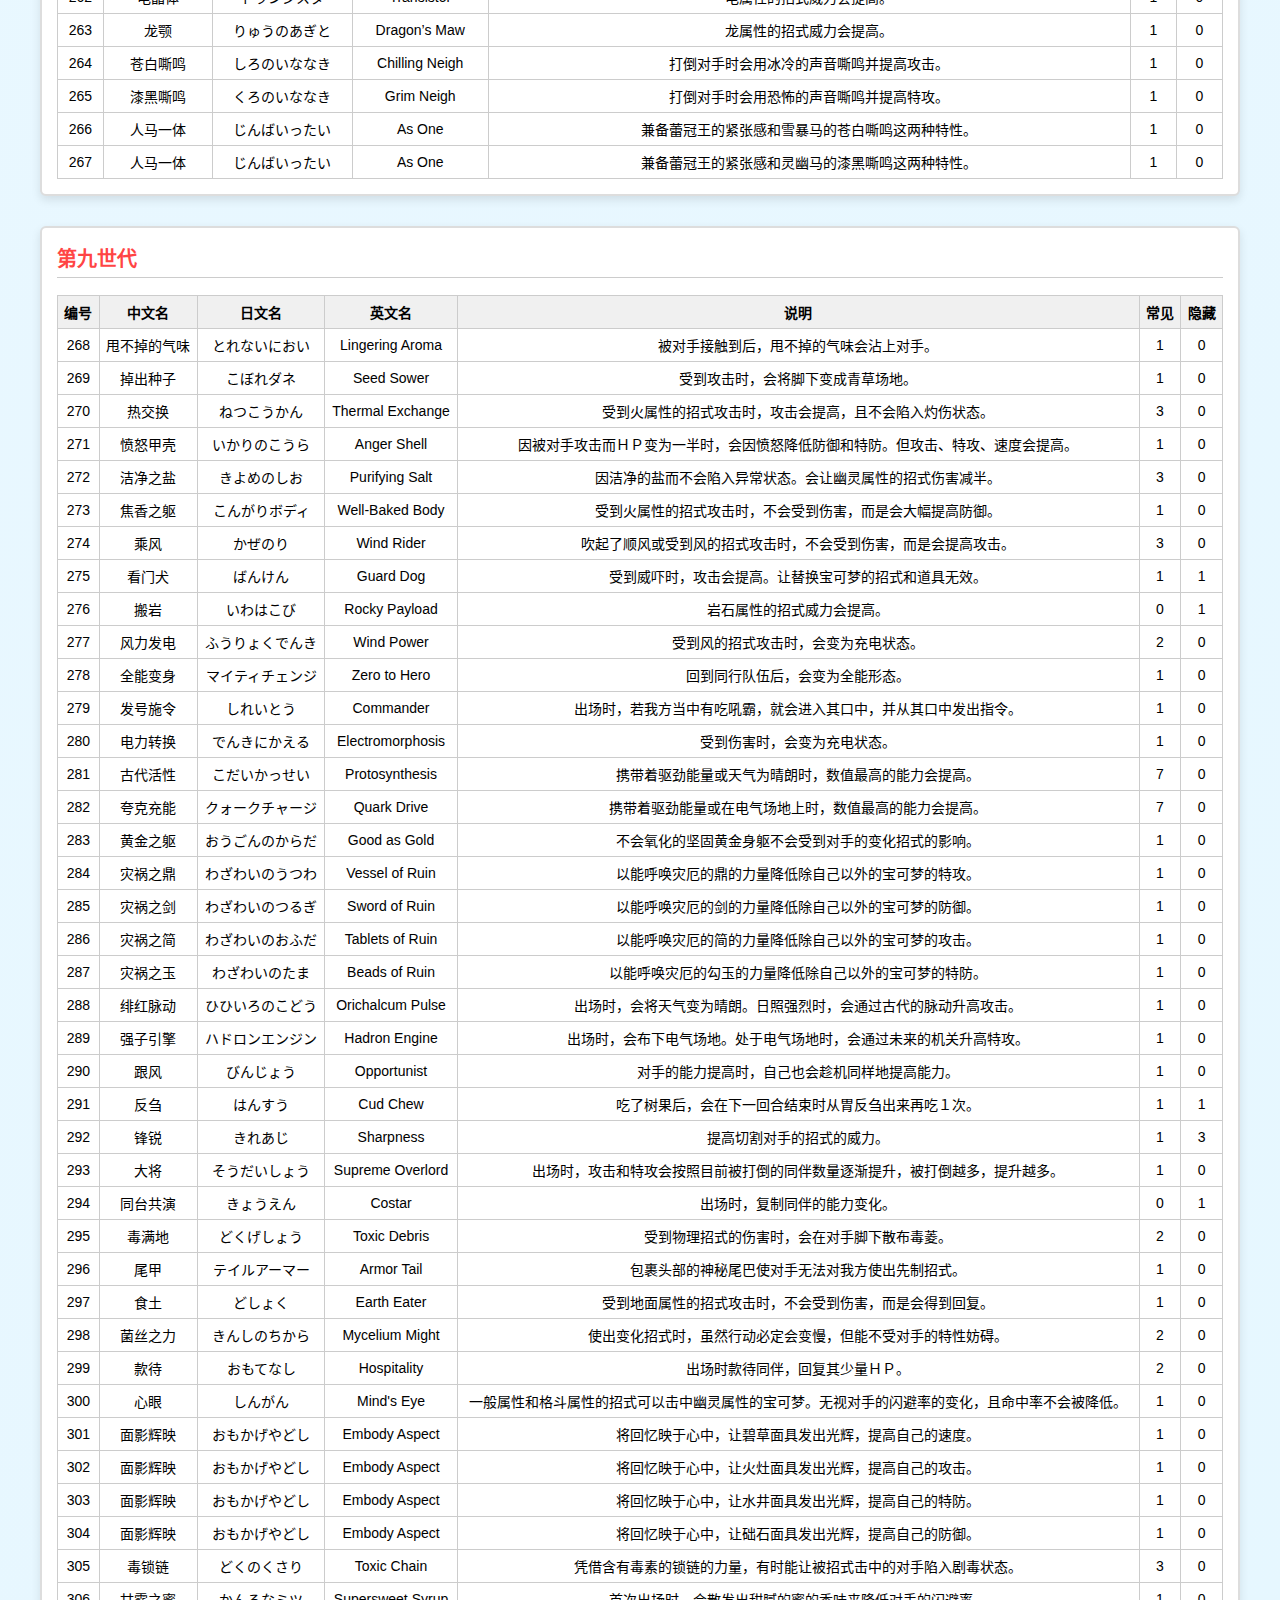
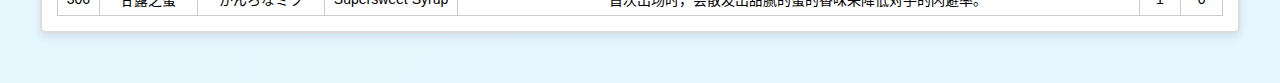
<file: ability.html>
<!DOCTYPE html>
<html lang="zh-CN">
<head>
  <meta charset="UTF-8">
  <title>宝可梦特性（1~9世代）</title>
  	<link rel="stylesheet" href="nav.css">
	<link rel="icon" type="image/svg+xml" href="favicon.svg">
	<script src="nav-config.js?v=3"></script>
	<script src="nav.js"></script>
  <style>
    body {
      font-family: 'PingFang SC', 'Microsoft YaHei', Arial, sans-serif;
      background: linear-gradient(135deg, #f0f8ff, #e6f7ff);
      margin: 0;
      padding: 20px;
    }
	.main-content {
            max-width: 1200px;
            margin: 0 auto;
    }

    h1 {
      text-align: center;
      color: #ffcc00;
      text-shadow: 1px 1px 3px #000;
      margin-bottom: 30px;
    }

    .module {
      background-color: #fff;
      border: 2px solid #ddd;
      border-radius: 6px;
      box-shadow: 0 4px 10px rgba(0, 0, 0, 0.1);
      padding: 15px;
      margin-bottom: 30px;
    }

    .module h2 {
      margin-top: 0;
      color: #ff4444;
      font-size: 20px;
      border-bottom: 1px solid #ccc;
      padding-bottom: 5px;
    }

    table {
      width: 100%;
      border-collapse: collapse;
      margin-top: 10px;
    }

    th, td {
      border: 1px solid #ccc;
      padding: 6px;
      text-align: center;
      font-size: 14px;
    }

    th {
      background-color: #f0f0f0;
    }

    pre {
      display: none;
    }

    @media (max-width: 768px) {
      table {
        display: block;
        overflow-x: auto;
      }
    }
  </style>
</head>
<body>
<main class="main-content grid-container" id="main">
  <h1>宝可梦特性（第1～9世代）</h1>

  <!-- 第三世代示例 -->
  <div class="module">
    <h2>第三世代</h2>
    <pre id="gen3">
编号	中文名	日文名	英文名	说明	常见	隐藏
1	恶臭	あくしゅう	Stench	通过释放臭臭的气味，在攻击的时候，有时会使对手畏缩。	6	3
2	降雨	あめふらし	Drizzle	出场时，会将天气变为下雨。	2	1
3	加速	かそく	Speed Boost	每一回合速度会变快。	4	10
4	战斗盔甲	カブトアーマー	Battle Armor	被坚硬的甲壳守护着，不会被对手的攻击击中要害。	9	2
5	结实	がんじょう	Sturdy	在ＨＰ全满时，即使受到招式攻击，也不会被一击打倒。一击必杀的招式也没有效果。	38	8
6	湿气	しめりけ	Damp	通过把周围都弄湿，使谁都无法使用自爆等爆炸类的招式。	8	12
7	柔软	じゅうなん	Limber	因为身体柔软，不会变为麻痹状态。	12	2
8	沙隐	すながくれ	Sand Veil	在沙暴的时候，闪避率会提高。	15	14
9	静电	せいでんき	Static	身上带有静电，有时会让接触到的对手麻痹。	19	1
10	蓄电	ちくでん	Volt Absorb	受到电属性的招式攻击时，不会受到伤害，而是会回复。	11	2
11	储水	ちょすい	Water Absorb	受到水属性的招式攻击时，不会受到伤害，而是会回复。	19	9
12	迟钝	どんかん	Oblivious	因为感觉迟钝，不会变为着迷和被挑衅状态。对威吓也毫不动摇。	20	5
13	无关天气	ノーてんき	Cloud Nine	任何天气的影响都会消失。	2	5
14	复眼	ふくがん	Compound Eyes	因为拥有复眼，招式的命中率会提高。	11	1
15	不眠	ふみん	Insomnia	因为有着睡不着的体质，所以不会陷入睡眠状态。	15	3
16	变色	へんしょく	Color Change	自己的属性会变为从对手处所受招式的属性。	1	0
17	免疫	めんえき	Immunity	因为体内拥有免疫能力，不会变为中毒状态。	2	1
18	引火	もらいび	Flash Fire	受到火属性的招式攻击时，吸收火焰，自己使出的火属性招式会变强。	21	6
19	鳞粉	りんぷん	Shield Dust	被鳞粉守护着，不会受到招式的追加效果影响。	11	0
20	我行我素	マイペース	Own Tempo	因为我行我素，不会变为混乱状态。对威吓也毫不动摇。	27	6
21	吸盘	きゅうばん	Suction Cups	用吸盘牢牢贴在地面上，让替换宝可梦的招式和道具无效。	5	0
22	威吓	いかく	Intimidate	出场时威吓对手，让其退缩，降低对手的攻击。	34	7
23	踩影	かげふみ	Shadow Tag	踩住对手的影子使其无法逃走或替换。	3	3
24	粗糙皮肤	さめはだ	Rough Skin	受到攻击时，用粗糙的皮肤弄伤接触到自己的对手。	3	3
25	神奇守护	ふしぎなまもり	Wonder Guard	不可思议的力量，只有效果绝佳的招式才能击中。	1	0
26	飘浮	ふゆう	Levitate	从地面浮起，从而不会受到地面属性招式的攻击。	34	0
27	孢子	ほうし	Effect Spore	受到攻击时，有时会把接触到自己的对手变为中毒、麻痹或睡眠状态。	8	3
28	同步	シンクロ	Synchronize	将自己的中毒、麻痹或灼伤状态传染给对手。	18	0
29	恒净之躯	クリアボディ	Clear Body	不会因为对手的招式或特性而被降低能力。	13	6
30	自然回复	しぜんかいふく	Natural Cure	回到同行队伍后，异常状态就会被治愈。	18	1
31	避雷针	ひらいしん	Lightning Rod	将电属性的招式吸引到自己身上，不会受到伤害，而是会提高特攻。	13	6
32	天恩	てんのめぐみ	Serene Grace	托天恩的福，招式的追加效果容易出现。	11	2
33	悠游自如	すいすい	Swift Swim	下雨天气时，速度会提高。	33	12
34	叶绿素	ようりょくそ	Chlorophyll	晴朗天气时，速度会提高。	32	6
35	发光	はっこう	Illuminate	通过让周围变亮来保持命中率不会被降低。	8	0
36	复制	トレース	Trace	出场时，复制对手的特性，变为与之相同的特性。	6	0
37	大力士	ちからもち	Huge Power	物理攻击的威力会变为２倍。	4	2
38	毒刺	どくのトゲ	Poison Point	有时会让接触到自己的对手变为中毒状态。	19	0
39	精神力	せいしんりょく	Inner Focus	拥有经过锻炼的精神，而不会因对手的攻击而畏缩。对威吓也毫不动摇。	25	11
40	熔岩铠甲	マグマのよろい	Magma Armor	将炽热的熔岩覆盖在身上，不会变为冰冻状态。	3	0
41	水幕	みずのベール	Water Veil	将水幕裹在身上，不会变为灼伤状态。	5	8
42	磁力	じりょく	Magnet Pull	用磁力吸住钢属性的宝可梦，使其无法逃走。	9	0
43	隔音	ぼうおん	Soundproof	通过屏蔽声音，不受到声音招式的影响。	10	5
44	雨盘	あめうけざら	Rain Dish	下雨天气时，会缓缓回复ＨＰ。	3	10
45	扬沙	すなおこし	Sand Stream	出场时，会把天气变为沙暴。	5	0
46	压迫感	プレッシャー	Pressure	给予对手压迫感，大量减少其使用招式的ＰＰ。	24	5
47	厚脂肪	あついしぼう	Thick Fat	因为被厚厚的脂肪保护着，会让火属性和冰属性的招式伤害减半。	19	11
48	早起	はやおき	Early Bird	即使变为睡眠状态，也能以２倍的速度提早醒来。	14	2
49	火焰之躯	ほのおのからだ	Flame Body	有时会让接触到自己的对手变为灼伤状态。	14	7
50	逃跑	にげあし	Run Away	一定能从野生宝可梦那儿逃走。	25	8
51	锐利目光	するどいめ	Keen Eye	多亏了锐利的目光，命中率不会被降低。	37	5
52	怪力钳	かいりきバサミ	Hyper Cutter	因为拥有以力量自豪的钳子，不会被对手降低攻击。	11	0
53	捡拾	ものひろい	Pickup	有时会捡来对手用过的道具，冒险过程中也会捡到。	19	2
54	懒惰	なまけ	Truant	如果使出招式，下一回合就会休息。	2	1
55	活力	はりきり	Hustle	自己的攻击变高，但命中率会降低。	16	9
56	迷人之躯	メロメロボディ	Cute Charm	有时会让接触到自己的对手着迷。	13	2
57	正电	プラス	Plus	出场的伙伴之间如果有正电或负电特性的宝可梦，自己的特攻会提高。	5	4
58	负电	マイナス	Minus	出场的伙伴之间如果有正电或负电特性的宝可梦，自己的特攻会提高。	5	2
59	阴晴不定	てんきや	Forecast	受天气的影响，会变为水属性、火属性或冰属性中的某一个。	1	0
60	黏着	ねんちゃく	Sticky Hold	因为道具是粘在黏性身体上的，所以不会被对手夺走。	8	1
61	蜕皮	だっぴ	Shed Skin	通过蜕去身上的皮，有时会治愈异常状态。	19	1
62	毅力	こんじょう	Guts	如果变为异常状态，会拿出毅力，攻击会提高。	19	5
63	神奇鳞片	ふしぎなうろこ	Marvel Scale	如果变为异常状态，神奇鳞片会发生反应，防御会提高。	1	2
64	污泥浆	ヘドロえき	Liquid Ooze	吸收了污泥浆的对手会因强烈的恶臭而受到伤害，减少ＨＰ。	4	0
65	茂盛	しんりょく	Overgrow	ＨＰ减少的时候，草属性的招式威力会提高。	28	2
66	猛火	もうか	Blaze	ＨＰ减少的时候，火属性的招式威力会提高。	28	2
67	激流	げきりゅう	Torrent	ＨＰ减少的时候，水属性的招式威力会提高。	28	2
68	虫之预感	むしのしらせ	Swarm	ＨＰ减少的时候，虫属性的招式威力会提高。	27	4
69	坚硬脑袋	いしあたま	Rock Head	即使使出会受反作用力伤害的招式，ＨＰ也不会减少。	19	4
70	日照	ひでり	Drought	出场时，会将天气变为晴朗。	3	2
71	沙穴	ありじごく	Arena Trap	在战斗中让对手无法逃走。	3	0
72	干劲	やるき	Vital Spirit	通过激发出干劲，不会变为睡眠状态。	9	7
73	白色烟雾	しろいけむり	White Smoke	被白色烟雾保护着，不会被对手降低能力。	3	1
74	瑜伽之力	ヨガパワー	Pure Power	因瑜伽的力量，物理攻击的威力会变为２倍。	3	0
75	硬壳盔甲	シェルアーマー	Shell Armor	被坚硬的壳保护着，对手的攻击不会击中要害。	21	7
76	气闸	エアロック	Air Lock	所有天气的影响都会消失。	1	0

    </pre>
    <div class="table-container" id="table-gen3"></div>
  </div>

  <!-- 复制下面这个模块，粘贴每一代的数据进去，修改 ID 即可 -->
  <!-- 示例：第四世代 -->
  <div class="module">
    <h2>第四世代</h2>
    <pre id="gen4">
编号	中文名	日文名	英文名	说明	常见	隐藏
77	蹒跚	ちどりあし	Tangled Feet	在混乱状态时，闪避率会提高。	7	2
78	电气引擎	でんきエンジン	Motor Drive	受到电属性的招式攻击时，不会受到伤害，而是速度会提高。	3	1
79	斗争心	とうそうしん	Rivalry	面对性别相同的对手，会燃起斗争心，变得更强。而面对性别不同的，则会变弱。	14	4
80	不屈之心	ふくつのこころ	Steadfast	每次畏缩时，不屈之心就会燃起，速度也会提高。	8	7
81	雪隐	ゆきがくれ	Snow Cloak	下雪天气时，闪避率会提高。	14	1
82	贪吃鬼	くいしんぼう	Gluttony	原本ＨＰ变得很少时才会吃树果，在ＨＰ还有一半时就会把它吃掉。	22	11
83	愤怒穴位	いかりのつぼ	Anger Point	要害被击中时，会大发雷霆，攻击力变为最大。	4	6
84	轻装	かるわざ	Unburden	失去所持有的道具时，速度会提高。	10	7
85	耐热	たいねつ	Heatproof	耐热的体质会让火属性的招式伤害减半。	3	2
86	单纯	たんじゅん	Simple	能力变化会变为平时的２倍。	3	2
87	干燥皮肤	かんそうはだ	Dry Skin	下雨天气时和受到水属性的招式时，ＨＰ会回复。晴朗天气时和受到火属性的招式时，ＨＰ会减少。	6	1
88	下载	ダウンロード	Download	比较对手的防御和特防，根据较低的那项能力相应地提高自己的攻击或特攻。	4	0
89	铁拳	てつのこぶし	Iron Fist	使用拳类招式的威力会提高。	8	10
90	毒疗	ポイズンヒール	Poison Heal	变为中毒状态时，ＨＰ不会减少，反而会增加起来。	2	1
91	适应力	てきおうりょく	Adaptability	与自身同属性的招式威力会提高。	8	7
92	连续攻击	スキルリンク	Skill Link	如果使用连续招式，总是能使出最高次数。	6	4
93	湿润之躯	うるおいボディ	Hydration	下雨天气时，异常状态会治愈。	13	9
94	太阳之力	サンパワー	Solar Power	晴朗天气时，特攻会提高，而每回合ＨＰ会减少。	4	5
95	飞毛腿	はやあし	Quick Feet	变为异常状态时，速度会提高。	5	4
96	一般皮肤	ノーマルスキン	Normalize	无论是什么属性的招式，全部会变为一般属性。威力会少量提高。	2	0
97	狙击手	スナイパー	Sniper	击中要害时，威力会变得更强。	9	8
98	魔法防守	マジックガード	Magic Guard	不会受到攻击以外的伤害。	7	3
99	无防守	ノーガード	No Guard	由于无防守战术，双方使出的招式都必定会击中。	6	5
100	慢出	あとだし	Stall	使出招式的顺序必定会变为最后。	1	0
101	技术高手	テクニシャン	Technician	攻击时可以将低威力招式的威力提高。	13	11
102	叶子防守	リーフガード	Leaf Guard	晴朗天气时，不会变为异常状态。	13	8
103	笨拙	ぶきよう	Klutz	无法使用持有的道具。	8	4
104	破格	かたやぶり	Mold Breaker	可以不受对手特性的干扰，向对手使出招式。	15	10
105	超幸运	きょううん	Super Luck	因为拥有超幸运，攻击容易击中对手的要害。	6	3
106	引爆	ゆうばく	Aftermath	变为濒死时，会对接触到自己的对手造成伤害。	4	4
107	危险预知	きけんよち	Anticipation	可以察觉到对手拥有的危险招式。	9	4
108	预知梦	よちむ	Forewarn	出场时，只读取１个对手拥有的招式。	6	0
109	纯朴	てんねん	Unaware	可以无视对手能力的变化，进行攻击。	6	9
110	有色眼镜	いろめがね	Tinted Lens	可以将效果不好的招式以通常的威力使出。	4	8
111	过滤	フィルター	Filter	受到效果绝佳的攻击时，可以减弱其威力。	3	1
112	慢启动	スロースタート	Slow Start	在５回合内，攻击和速度减半。	1	1
113	胆量	きもったま	Scrappy	一般属性和格斗属性的招式可以击中幽灵属性的宝可梦。对威吓也毫不动摇。	4	11
114	引水	よびみず	Storm Drain	将水属性的招式引到自己身上，不会受到伤害，而是会提高特攻。	4	4
115	冰冻之躯	アイスボディ	Ice Body	下雪天气时，会缓缓回复ＨＰ。	12	9
116	坚硬岩石	ハードロック	Solid Rock	受到效果绝佳的攻击时，可以减弱其威力。	4	0
117	降雪	ゆきふらし	Snow Warning	出场时，会将天气变为下雪。	4	4
118	采蜜	みつあつめ	Honey Gather	战斗结束时，有时候会捡来甜甜蜜。	3	1
119	察觉	おみとおし	Frisk	出场时，可以察觉对手的持有物。	20	10
120	舍身	すてみ	Reckless	自己会因反作用力受伤的招式，其威力会提高。	4	9
121	多属性	マルチタイプ	Multitype	自己的属性会根据持有的石板而改变。	1	0
122	花之礼	フラワーギフト	Flower Gift	晴朗天气时，自己与同伴的攻击和特防能力会提高。	1	0
123	梦魇	ナイトメア	Bad Dreams	给予睡眠状态的对手伤害。	1	0

    </pre>
    <div class="table-container" id="table-gen4"></div>
  </div>
  
    <div class="module">
    <h2>第五世代</h2>
    <pre id="gen5">
编号	中文名	日文名	英文名	说明	常见	隐藏
124	顺手牵羊	わるいてぐせ	Pickpocket	盗取接触到自己的对手的道具。	1	13
125	强行	ちからずく	Sheer Force	招式的追加效果消失，但因此能以更高的威力使出招式。	12	21
126	唱反调	あまのじゃく	Contrary	能力的变化发生逆转，原本提高时会降低，而原本降低时会提高。	2	8
127	紧张感	きんちょうかん	Unnerve	让对手紧张，使其无法食用树果。	8	18
128	不服输	まけんき	Defiant	被对手降低能力时，攻击会大幅提高。	5	11
129	软弱	よわき	Defeatist	ＨＰ减半时，会变得软弱，攻击和特攻会减半。	2	0
130	咒术之躯	のろわれボディ	Cursed Body	受到攻击时，有时会把对手的招式变为定身法状态。	4	9
131	治愈之心	いやしのこころ	Healer	有时会治愈异常状态的同伴。	8	3
132	友情防守	フレンドガード	Friend Guard	可以减少我方的伤害。	1	8
133	碎裂铠甲	くだけるよろい	Weak Armor	受到物理招式的伤害时，防御会降低，速度会大幅提高。	7	17
134	重金属	ヘヴィメタル	Heavy Metal	自身的重量会变为２倍。	1	7
135	轻金属	ライトメタル	Light Metal	自身的重量会减半。	1	5
136	多重鳞片	マルチスケイル	Multiscale	ＨＰ全满时，受到的伤害会变少。	0	2
137	中毒激升	どくぼうそう	Toxic Boost	变为中毒状态时，物理招式的威力会提高。	0	1
138	受热激升	ねつぼうそう	Flare Boost	变为灼伤状态时，特殊招式的威力会提高。	0	2
139	收获	しゅうかく	Harvest	可以多次制作出已被使用掉的树果。	0	9
140	心灵感应	テレパシー	Telepathy	读取我方的攻击，并闪避其招式伤害。	3	22
141	心情不定	ムラっけ	Moody	每一回合，能力中的某项会大幅提高，而某项会降低。	0	8
142	防尘	ぼうじん	Overcoat	不会受到沙暴的伤害。也不会受到粉末类和孢子类招式的影响。	8	15
143	毒手	どくしゅ	Poison Touch	只通过接触就有可能让对手变为中毒状态。	6	5
144	再生力	さいせいりょく	Regenerator	退回同行队伍后，ＨＰ会少量回复。	6	20
145	健壮胸肌	はとむね	Big Pecks	不会受到防御降低的效果。	9	6
146	拨沙	すなかき	Sand Rush	沙暴天气时，速度会提高。	6	4
147	奇迹皮肤	ミラクルスキン	Wonder Skin	成为不易受到变化招式攻击的身体。	1	4
148	分析	アナライズ	Analytic	如果在最后使出招式，招式的威力会提高。	0	12
149	幻觉	イリュージョン	Illusion	假扮成同行队伍中的最后一只宝可梦出场，迷惑对手。	2	0
150	变身者	かわりもの	Imposter	变身为当前面对的宝可梦。	0	1
151	穿透	すりぬけ	Infiltrator	可以穿透对手的壁障或替身进行攻击。	10	16
152	木乃伊	ミイラ	Mummy	被对手接触到后，会将对手变为木乃伊。	2	0
153	自信过度	じしんかじょう	Moxie	如果打倒对手，就会充满自信，攻击会提高。	5	11
154	正义之心	せいぎのこころ	Justified	受到恶属性的招式攻击时，因为正义感，攻击会提高。	4	5
155	胆怯	びびり	Rattled	受到恶属性、幽灵属性和虫属性的攻击或威吓时，会因胆怯而速度提高。	5	15
156	魔法镜	マジックミラー	Magic Bounce	可以不受到由对手使出的变化招式影响，并将其反弹。	3	6
157	食草	そうしょく	Sap Sipper	受到草属性的招式攻击时，不会受到伤害，而是攻击会提高。	11	10
158	恶作剧之心	いたずらごころ	Prankster	可以率先使出变化招式。	9	10
159	沙之力	すなのちから	Sand Force	沙暴天气时，岩石属性、地面属性和钢属性的招式威力会提高。	5	13
160	铁刺	てつのトゲ	Iron Barbs	用铁刺给予接触到自己的对手伤害。	3	0
161	达摩模式	ダルマモード	Zen Mode	ＨＰ变为一半以下时，样子会改变。	0	2
162	胜利之星	しょうりのほし	Victory Star	自己和同伴的命中率会提高。	1	0
163	涡轮火焰	ターボブレイズ	Turboblaze	可以不受对手特性的干扰，向对手使出招式。	2	0
164	兆级电压	テラボルテージ	Teravolt	可以不受对手特性的干扰，向对手使出招式。	2	0

    </pre>
    <div class="table-container" id="table-gen5"></div>
  </div>
    <div class="module">
    <h2>第六世代</h2>
    <pre id="gen6">
编号	中文名	日文名	英文名	说明	常见	隐藏
165	芳香幕	アロマベール	Aroma Veil	可以防住向自己和同伴发出的心灵攻击。	2	5
166	花幕	フラワーベール	Flower Veil	我方的草属性宝可梦能力不会降低，也不会变为异常状态。	4	0
167	颊囊	ほおぶくろ	Cheek Pouch	无论是哪种树果，食用后，ＨＰ都会回复。	6	0
168	变幻自如	へんげんじざい	Protean	变为与自己使出的招式相同的属性。每次出场战斗仅生效一次。	0	7
169	毛皮大衣	ファーコート	Fur Coat	对手给予的物理招式的伤害会减半。	2	0
170	魔术师	マジシャン	Magician	夺走被自己的招式击中的对手的道具。	1	4
171	防弹	ぼうだん	Bulletproof	可以防住对手的球和弹类招式。	4	6
172	好胜	かちき	Competitive	如果被对手降低能力，特攻会大幅提高。	8	7
173	强壮之颚	がんじょうあご	Strong Jaw	因为颚部强壮，啃咬类招式的威力会提高。	11	0
174	冰冻皮肤	フリーズスキン	Refrigerate	一般属性的招式会变为冰属性。威力会少量提高。	3	0
175	甜幕	スイートベール	Sweet Veil	自己和同伴的宝可梦不会变为睡眠状态。	4	5
176	战斗切换	バトルスイッチ	Stance Change	如果使出攻击招式，会变为刀剑形态，如果使出招式“王者盾牌”，会变为盾牌形态。	1	0
177	疾风之翼	はやてのつばさ	Gale Wings	ＨＰ全满时，飞行属性的招式可以率先使出。	0	3
178	超级发射器	メガランチャー	Mega Launcher	波动和波导类招式的威力会提高。	3	0
179	草之毛皮	くさのけがわ	Grass Pelt	在青草场地时，防御会提高。	0	2
180	共生	きょうせい	Symbiosis	同伴使用道具时，会把自己持有的道具传递给同伴。	0	4
181	硬爪	かたいツメ	Tough Claws	接触到对手的招式威力会提高。	8	0
182	妖精皮肤	フェアリースキン	Pixilate	一般属性的招式会变为妖精属性。威力会少量提高。	2	1
183	黏滑	ぬめぬめ	Gooey	对于用攻击接触到自己的对手，会降低其速度。	2	5
184	飞行皮肤	スカイスキン	Aerilate	一般属性的招式会变为飞行属性。威力会少量提高。	2	0
185	亲子爱	おやこあい	Parental Bond	亲子俩可以合计攻击２次。	1	0
186	暗黑气场	ダークオーラ	Dark Aura	全体的恶属性招式变强。	1	0
187	妖精气场	フェアリーオーラ	Fairy Aura	全体的妖精属性招式变强。	1	0
188	气场破坏	オーラブレイク	Aura Break	让气场的效果发生逆转，降低威力。	1	0
189	始源之海	はじまりのうみ	Primordial Sea	变为不会受到火属性攻击的天气。	1	0
190	终结之地	おわりのだいち	Desolate Land	变为不会受到水属性攻击的天气。	1	0
191	德尔塔气流	デルタストリーム	Delta Stream	变为令飞行属性的弱点消失的天气。	1	0

    </pre>
    <div class="table-container" id="table-gen6"></div>
  </div>
    <div class="module">
    <h2>第七世代</h2>
    <pre id="gen7">
编号	中文名	日文名	英文名	说明	常见	隐藏
192	持久力	じきゅうりょく	Stamina	受到攻击时，防御会提高。	2	0
193	跃跃欲逃	にげごし	Wimp Out	ＨＰ变为一半时，会慌慌张张逃走，退回同行队伍中。	1	0
194	危险回避	ききかいひ	Emergency Exit	ＨＰ变为一半时，为了回避危险，会退回到同行队伍中。	1	0
195	遇水凝固	みずがため	Water Compaction	受到水属性的招式攻击时，防御会大幅提高。	2	0
196	不仁不义	ひとでなし	Merciless	攻击中毒状态的对手时，必定会击中要害。	2	0
197	界限盾壳	リミットシールド	Shields Down	ＨＰ变为一半时，壳会坏掉，变得有攻击性。	1	0
198	蹲守	はりこみ	Stakeout	可以对替换出场的对手以２倍的伤害进行攻击。	2	6
199	水泡	すいほう	Water Bubble	降低自己受到的火属性招式的威力，不会灼伤。	2	0
200	钢能力者	はがねつかい	Steelworker	钢属性的招式威力会提高。	1	0
201	怒火冲天	ぎゃくじょう	Berserk	因对手的攻击ＨＰ变为一半时，特攻会提高。	2	0
202	拨雪	ゆきかき	Slush Rush	下雪天气时，速度会提高。	3	4
203	远隔	えんかく	Long Reach	可以不接触对手就使出所有的招式。	0	3
204	湿润之声	うるおいボイス	Liquid Voice	所有的声音招式都变为水属性。	0	3
205	先行治疗	ヒーリングシフト	Triage	可以率先使出回复招式。	1	0
206	电气皮肤	エレキスキン	Galvanize	一般属性的招式会变为电属性。威力会少量提高。	0	3
207	冲浪之尾	サーフテール	Surge Surfer	电气场地时，速度会变为２倍。	1	0
208	鱼群	ぎょぐん	Schooling	ＨＰ多的时候会聚起来变强。ＨＰ剩余量变少时，群体会分崩离析。	1	0
209	画皮	ばけのかわ	Disguise	通过画皮覆盖住身体，可以防住１次攻击。	1	0
210	牵绊变身	きずなへんげ	Battle Bond	打倒对手时，与训练家的牵绊会增强，自己的攻击、特攻、速度会提高。	1	0
211	群聚变形	スワームチェンジ	Power Construct	ＨＰ变为一半时，细胞们会赶来支援，变为完全体形态。	1	0
212	腐蚀	ふしょく	Corrosion	可以使钢属性和毒属性的宝可梦也陷入中毒状态。	2	2
213	绝对睡眠	ぜったいねむり	Comatose	总是半梦半醒的状态，绝对不会醒来。可以就这么睡着进行攻击。	1	0
214	女王的威严	じょおうのいげん	Queenly Majesty	向对手施加威慑力，使其无法对我方使出先制招式。	1	0
215	飞出的内在物	とびだすなかみ	Innards Out	被对手打倒的时候，会给予对手相当于ＨＰ剩余量的伤害。	1	0
216	舞者	おどりこ	Dancer	有谁使出跳舞招式时，自己也能就这么接着使出跳舞招式。	1	0
217	蓄电池	バッテリー	Battery	会提高我方的特殊招式的威力。	1	0
218	毛茸茸	もふもふ	Fluffy	会将对手所给予的接触类招式的伤害减半，但火属性招式的伤害会变为２倍。	4	2
219	鲜艳之躯	ビビッドボディ	Dazzling	让对手吓一跳，使其无法对我方使出先制招式。	1	0
220	魂心	ソウルハート	Soul-Heart	宝可梦每次变为濒死状态时，特攻会提高。	1	0
221	卷发	カーリーヘアー	Tangling Hair	对于用攻击接触到自己的对手，会降低其速度。	2	0
222	接球手	レシーバー	Receiver	继承被打倒的同伴的特性，变为相同的特性。	1	0
223	化学之力	かがくのちから	Power of Alchemy	继承被打倒的同伴的特性，变为相同的特性。	0	2
224	异兽提升	ビーストブースト	Beast Boost	打倒对手的时候，自己最高的那项能力会提高。	11	0
225	ＡＲ系统	ＡＲシステム	RKS System	根据持有的存储碟，自己的属性会改变。	1	0
226	电气制造者	エレキメイカー	Electric Surge	出场时，会布下电气场地。	1	1
227	精神制造者	サイコメイカー	Psychic Surge	出场时，会布下精神场地。	1	2
228	薄雾制造者	ミストメイカー	Misty Surge	出场时，会布下薄雾场地。	1	1
229	青草制造者	グラスメイカー	Grassy Surge	出场时，会布下青草场地。	1	3
230	金属防护	メタルプロテクト	Full Metal Body	不会因为对手的招式或特性而被降低能力。	1	0
231	幻影防守	ファントムガード	Shadow Shield	ＨＰ全满时，受到的伤害会变少。	1	0
232	棱镜装甲	プリズムアーマー	Prism Armor	受到效果绝佳的攻击时，可以减弱其威力。	1	0
233	脑核之力	ブレインフォース	Neuroforce	效果绝佳的攻击，威力会变得更强。	1	0

    </pre>
    <div class="table-container" id="table-gen7"></div>
  </div>
    <div class="module">
    <h2>第八世代</h2>
    <pre id="gen8">
编号	中文名	日文名	英文名	说明	常见	隐藏
234	不挠之剑	ふとうのけん	Intrepid Sword	首次出场时，攻击会提高。	1	0
235	不屈之盾	ふくつのたて	Dauntless Shield	首次出场时，防御会提高。	1	0
236	自由者	リベロ	Libero	变为与自己使出的招式相同的属性。每次出场战斗仅生效一次。	0	3
237	捡球	たまひろい	Ball Fetch	没有携带道具时，会拾取第１个投出后捕捉失败的精灵球。	1	0
238	棉絮	わたげ	Cotton Down	受到攻击后撒下棉絮，降低除自己以外的所有宝可梦的速度。	2	0
239	螺旋尾鳍	スクリューおびれ	Propeller Tail	能无视具有吸引对手招式效果的特性或招式的影响。	0	2
240	镜甲	ミラーアーマー	Mirror Armor	只反弹自己受到的能力降低效果。	0	1
241	一口导弹	うのミサイル	Gulp Missile	冲浪或潜水时会叼来猎物。受到伤害时，会吐出猎物进行攻击。	1	0
242	坚毅	すじがねいり	Stalwart	能无视具有吸引对手招式效果的特性或招式的影响。	0	1
243	蒸汽机	じょうききかん	Steam Engine	受到水属性或火属性的招式攻击时，速度会巨幅提高。	3	0
244	庞克摇滚	パンクロック	Punk Rock	声音招式的威力会提高。受到的声音招式伤害会减半。	2	0
245	吐沙	すなはき	Sand Spit	受到攻击时，会刮起沙暴。	2	0
246	冰鳞粉	こおりのりんぷん	Ice Scales	由于有冰鳞粉的守护，受到的特殊攻击伤害会减半。	0	2
247	熟成	じゅくせい	Ripen	使树果成熟，效果变为２倍。	3	0
248	结冻头	アイスフェイス	Ice Face	头部的冰会代替自己承受物理攻击，但是样子会改变。下雪时，冰会恢复原状。	1	0
249	能量点	パワースポット	Power Spot	只要处在相邻位置，招式的威力就会提高。	1	0
250	拟态	ぎたい	Mimicry	宝可梦的属性会根据场地的状态而变化。	1	0
251	除障	バリアフリー	Screen Cleaner	出场时，敌方和我方的光墙、反射壁和极光幕的效果会消失。	2	0
252	钢之意志	はがねのせいしん	Steely Spirit	我方的钢属性攻击威力会提高。	0	1
253	灭亡之躯	ほろびのボディ	Perish Body	受到接触类招式攻击时，双方都会在３回合后变为濒死状态。替换后效果消失。	0	1
254	游魂	さまようたましい	Wandering Spirit	与使用接触类招式攻击自己的宝可梦互换特性。	2	0
255	一猩一意	ごりむちゅう	Gorilla Tactics	虽然攻击会提高，但是只能使出一开始所选的招式。	1	0
256	化学变化气体	かがくへんかガス	Neutralizing Gas	特性为化学变化气体的宝可梦在场时，场上所有宝可梦的特性效果都会消失或者无法生效。	3	0
257	粉彩护幕	パステルベール	Pastel Veil	自己和同伴都不会陷入中毒的异常状态。	2	0
258	饱了又饿	はらぺこスイッチ	Hunger Switch	每回合结束时会在满腹花纹与空腹花纹之间交替改变样子。	1	0
259	速击	クイックドロウ	Quick Draw	有时能比对手先一步行动。	1	0
260	无形拳	ふかしのこぶし	Unseen Fist	如果使出的是接触到对手的招式，就可以无视守护效果进行攻击。	1	0
261	怪药	きみょうなくすり	Curious Medicine	出场时会从贝壳撒药，将我方的能力变化复原。	1	0
262	电晶体	トランジスタ	Transistor	电属性的招式威力会提高。	1	0
263	龙颚	りゅうのあぎと	Dragon’s Maw	龙属性的招式威力会提高。	1	0
264	苍白嘶鸣	しろのいななき	Chilling Neigh	打倒对手时会用冰冷的声音嘶鸣并提高攻击。	1	0
265	漆黑嘶鸣	くろのいななき	Grim Neigh	打倒对手时会用恐怖的声音嘶鸣并提高特攻。	1	0
266	人马一体	じんばいったい	As One	兼备蕾冠王的紧张感和雪暴马的苍白嘶鸣这两种特性。	1	0
267	人马一体	じんばいったい	As One	兼备蕾冠王的紧张感和灵幽马的漆黑嘶鸣这两种特性。	1	0

    </pre>
    <div class="table-container" id="table-gen8"></div>
  </div>
    <div class="module">
    <h2>第九世代</h2>
    <pre id="gen9">
编号	中文名	日文名	英文名	说明	常见	隐藏
268	甩不掉的气味	とれないにおい	Lingering Aroma	被对手接触到后，甩不掉的气味会沾上对手。	1	0
269	掉出种子	こぼれダネ	Seed Sower	受到攻击时，会将脚下变成青草场地。	1	0
270	热交换	ねつこうかん	Thermal Exchange	受到火属性的招式攻击时，攻击会提高，且不会陷入灼伤状态。	3	0
271	愤怒甲壳	いかりのこうら	Anger Shell	因被对手攻击而ＨＰ变为一半时，会因愤怒降低防御和特防。但攻击、特攻、速度会提高。	1	0
272	洁净之盐	きよめのしお	Purifying Salt	因洁净的盐而不会陷入异常状态。会让幽灵属性的招式伤害减半。	3	0
273	焦香之躯	こんがりボディ	Well-Baked Body	受到火属性的招式攻击时，不会受到伤害，而是会大幅提高防御。	1	0
274	乘风	かぜのり	Wind Rider	吹起了顺风或受到风的招式攻击时，不会受到伤害，而是会提高攻击。	3	0
275	看门犬	ばんけん	Guard Dog	受到威吓时，攻击会提高。让替换宝可梦的招式和道具无效。	1	1
276	搬岩	いわはこび	Rocky Payload	岩石属性的招式威力会提高。	0	1
277	风力发电	ふうりょくでんき	Wind Power	受到风的招式攻击时，会变为充电状态。	2	0
278	全能变身	マイティチェンジ	Zero to Hero	回到同行队伍后，会变为全能形态。	1	0
279	发号施令	しれいとう	Commander	出场时，若我方当中有吃吼霸，就会进入其口中，并从其口中发出指令。	1	0
280	电力转换	でんきにかえる	Electromorphosis	受到伤害时，会变为充电状态。	1	0
281	古代活性	こだいかっせい	Protosynthesis	携带着驱劲能量或天气为晴朗时，数值最高的能力会提高。	7	0
282	夸克充能	クォークチャージ	Quark Drive	携带着驱劲能量或在电气场地上时，数值最高的能力会提高。	7	0
283	黄金之躯	おうごんのからだ	Good as Gold	不会氧化的坚固黄金身躯不会受到对手的变化招式的影响。	1	0
284	灾祸之鼎	わざわいのうつわ	Vessel of Ruin	以能呼唤灾厄的鼎的力量降低除自己以外的宝可梦的特攻。	1	0
285	灾祸之剑	わざわいのつるぎ	Sword of Ruin	以能呼唤灾厄的剑的力量降低除自己以外的宝可梦的防御。	1	0
286	灾祸之简	わざわいのおふだ	Tablets of Ruin	以能呼唤灾厄的简的力量降低除自己以外的宝可梦的攻击。	1	0
287	灾祸之玉	わざわいのたま	Beads of Ruin	以能呼唤灾厄的勾玉的力量降低除自己以外的宝可梦的特防。	1	0
288	绯红脉动	ひひいろのこどう	Orichalcum Pulse	出场时，会将天气变为晴朗。日照强烈时，会通过古代的脉动升高攻击。	1	0
289	强子引擎	ハドロンエンジン	Hadron Engine	出场时，会布下电气场地。处于电气场地时，会通过未来的机关升高特攻。	1	0
290	跟风	びんじょう	Opportunist	对手的能力提高时，自己也会趁机同样地提高能力。	1	0
291	反刍	はんすう	Cud Chew	吃了树果后，会在下一回合结束时从胃反刍出来再吃１次。	1	1
292	锋锐	きれあじ	Sharpness	提高切割对手的招式的威力。	1	3
293	大将	そうだいしょう	Supreme Overlord	出场时，攻击和特攻会按照目前被打倒的同伴数量逐渐提升，被打倒越多，提升越多。	1	0
294	同台共演	きょうえん	Costar	出场时，复制同伴的能力变化。	0	1
295	毒满地	どくげしょう	Toxic Debris	受到物理招式的伤害时，会在对手脚下散布毒菱。	2	0
296	尾甲	テイルアーマー	Armor Tail	包裹头部的神秘尾巴使对手无法对我方使出先制招式。	1	0
297	食土	どしょく	Earth Eater	受到地面属性的招式攻击时，不会受到伤害，而是会得到回复。	1	0
298	菌丝之力	きんしのちから	Mycelium Might	使出变化招式时，虽然行动必定会变慢，但能不受对手的特性妨碍。	2	0
299	款待	おもてなし	Hospitality	出场时款待同伴，回复其少量ＨＰ。	2	0
300	心眼	しんがん	Mind's Eye	一般属性和格斗属性的招式可以击中幽灵属性的宝可梦。无视对手的闪避率的变化，且命中率不会被降低。	1	0
301	面影辉映	おもかげやどし	Embody Aspect	将回忆映于心中，让碧草面具发出光辉，提高自己的速度。	1	0
302	面影辉映	おもかげやどし	Embody Aspect	将回忆映于心中，让火灶面具发出光辉，提高自己的攻击。	1	0
303	面影辉映	おもかげやどし	Embody Aspect	将回忆映于心中，让水井面具发出光辉，提高自己的特防。	1	0
304	面影辉映	おもかげやどし	Embody Aspect	将回忆映于心中，让础石面具发出光辉，提高自己的防御。	1	0
305	毒锁链	どくのくさり	Toxic Chain	凭借含有毒素的锁链的力量，有时能让被招式击中的对手陷入剧毒状态。	3	0
306	甘露之蜜	かんろなミツ	Supersweet Syrup	首次出场时，会散发出甜腻的蜜的香味来降低对手的闪避率。	1	0

    </pre>
    <div class="table-container" id="table-gen9"></div>
  </div>

  <!-- 更多世代你只需复制模块，换下 ID 和标题，然后粘贴数据到 <pre> 中即可 -->

  <script>
    function parseToTable(text) {
      const lines = text.trim().split('\n');
      if (lines.length === 0) return '';

      const table = document.createElement('table');
      const header = lines[0].split('\t');
      const thead = document.createElement('thead');
      const headerRow = document.createElement('tr');
      header.forEach(h => {
        const th = document.createElement('th');
        th.textContent = h;
        headerRow.appendChild(th);
      });
      thead.appendChild(headerRow);
      table.appendChild(thead);

      const tbody = document.createElement('tbody');
      for (let i = 1; i < lines.length; i++) {
        const row = lines[i].split('\t');
        const tr = document.createElement('tr');
        row.forEach(cell => {
          const td = document.createElement('td');
          td.textContent = cell;
          tr.appendChild(td);
        });
        tbody.appendChild(tr);
      }
      table.appendChild(tbody);
      return table;
    }

    function renderAllTables() {
      const gens = ['gen3', 'gen4','gen5', 'gen6','gen7', 'gen8','gen9']; // 你可以把 'gen5', 'gen6', ..., 'gen9' 加进去
      gens.forEach(id => {
        const raw = document.getElementById(id).textContent;
        const container = document.getElementById('table-' + id);
        const table = parseToTable(raw);
        container.appendChild(table);
      });
    }

    renderAllTables();
  </script>
  </main>
</body>
</html>
</file>
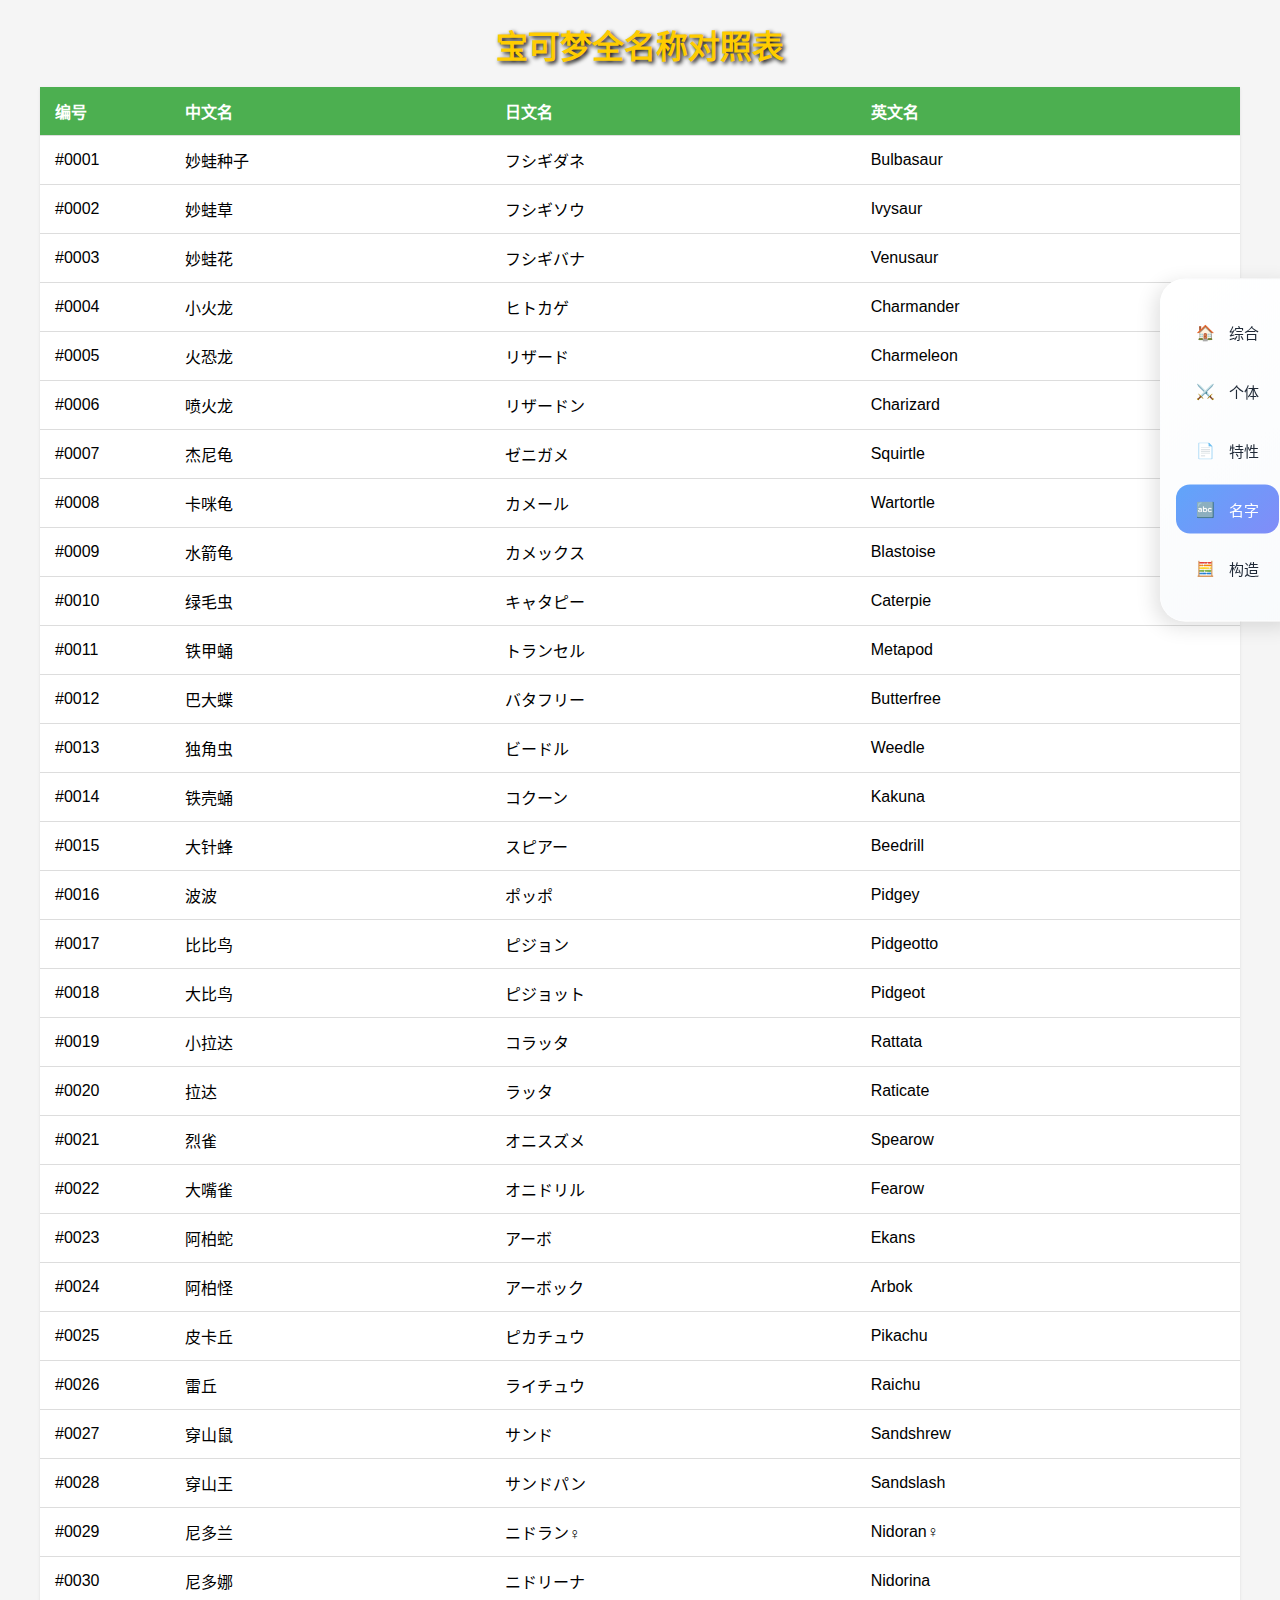
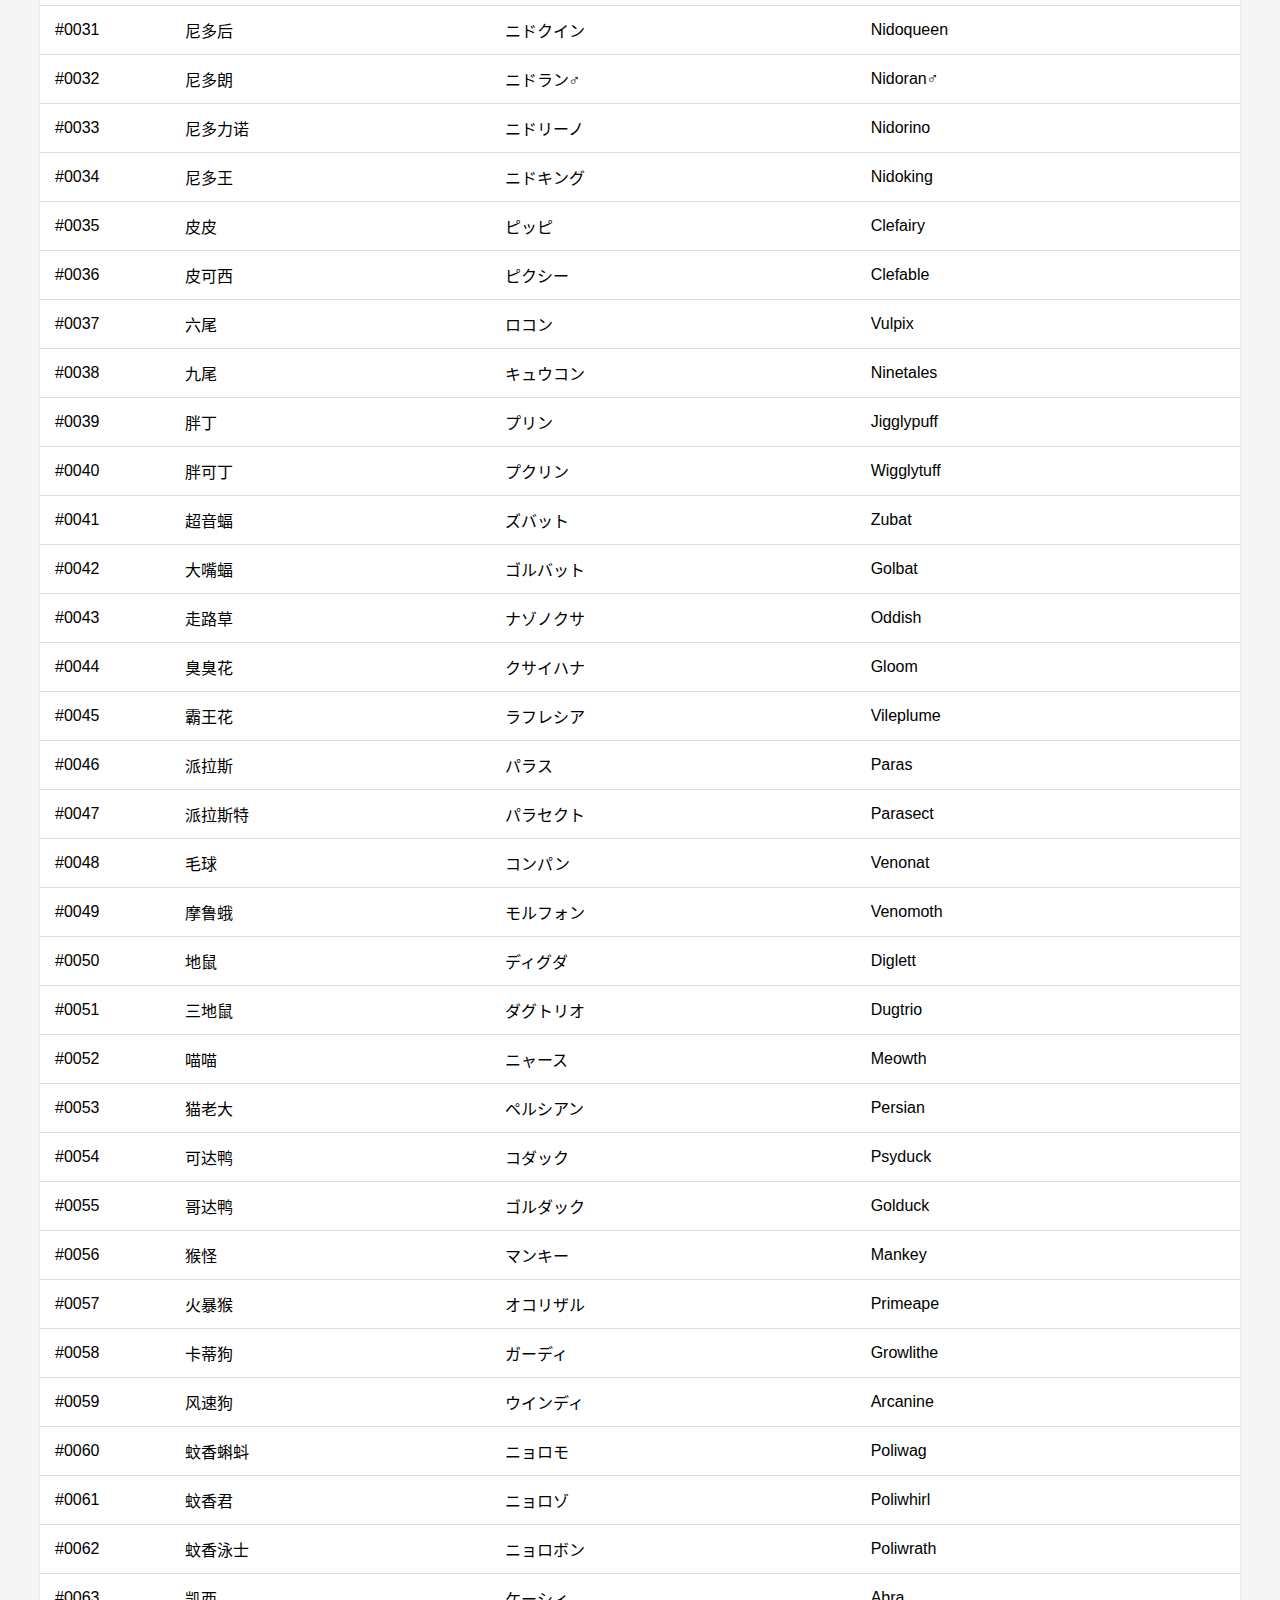
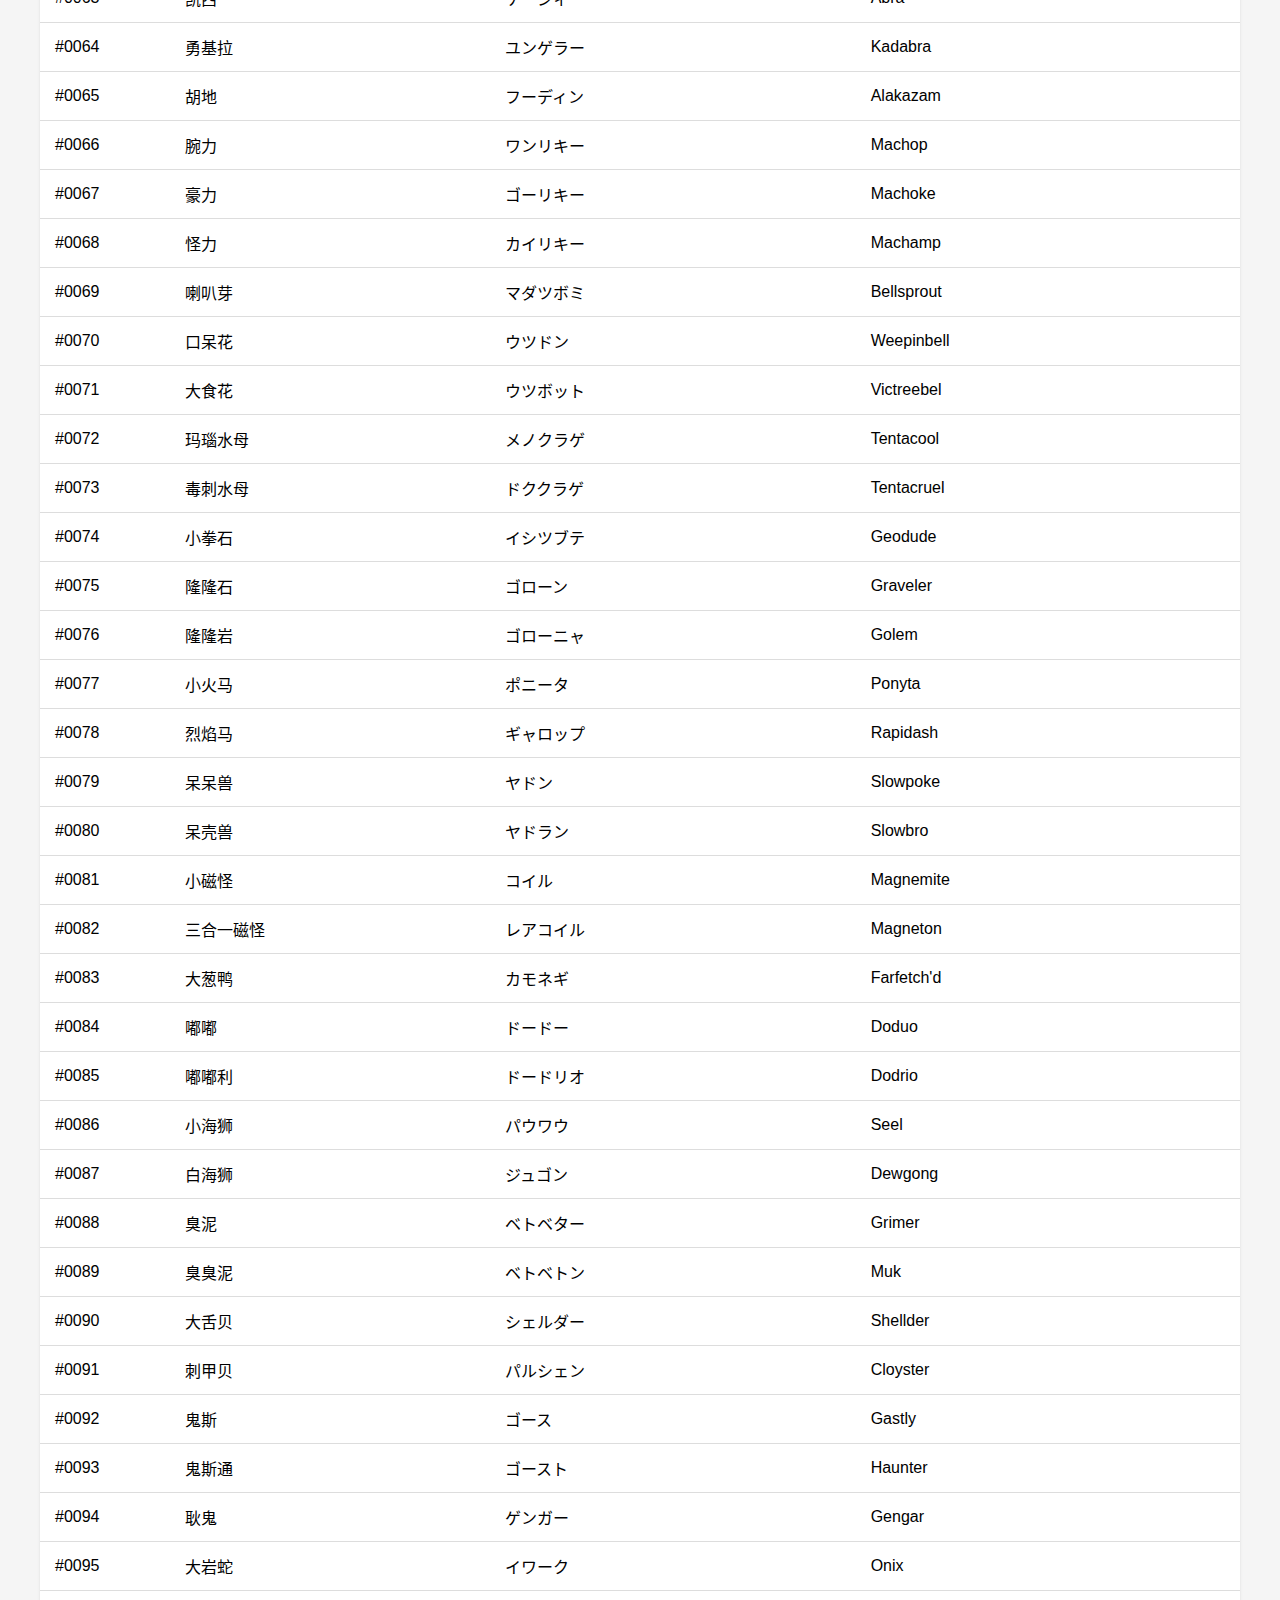
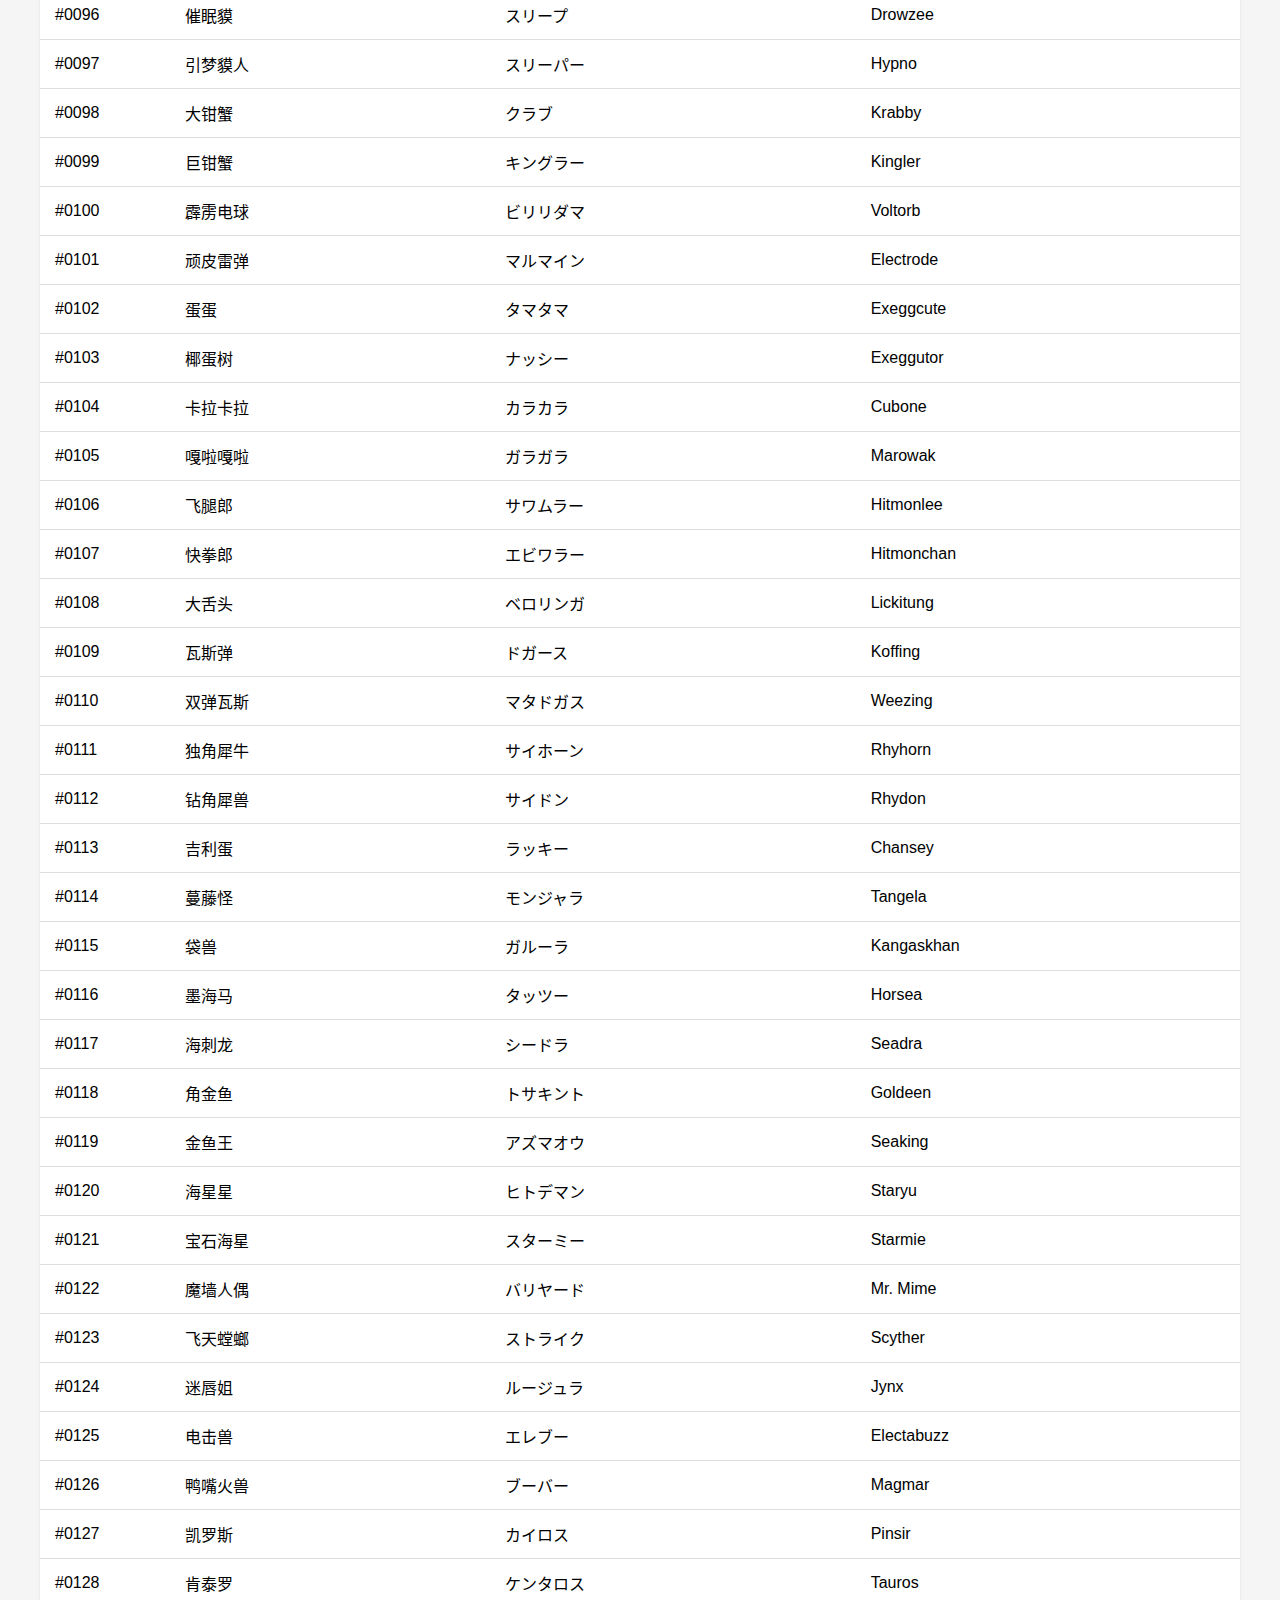
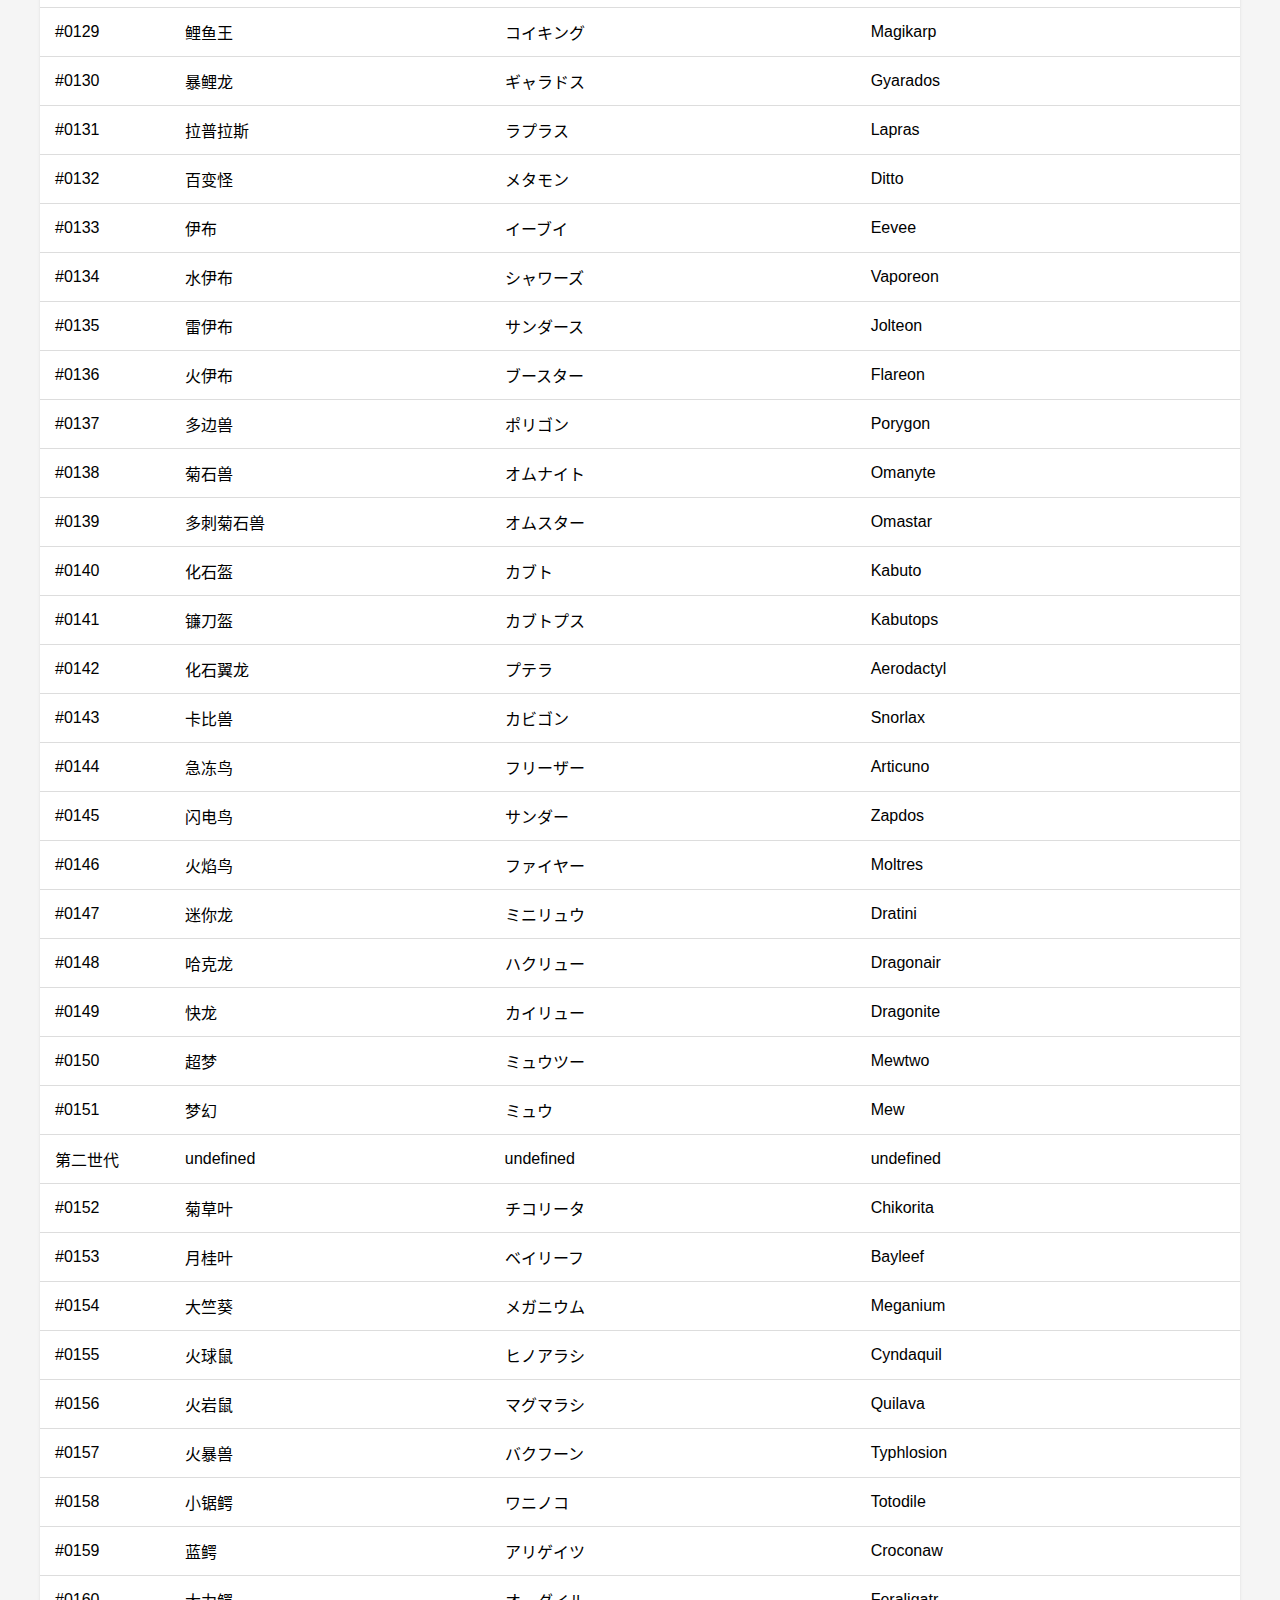
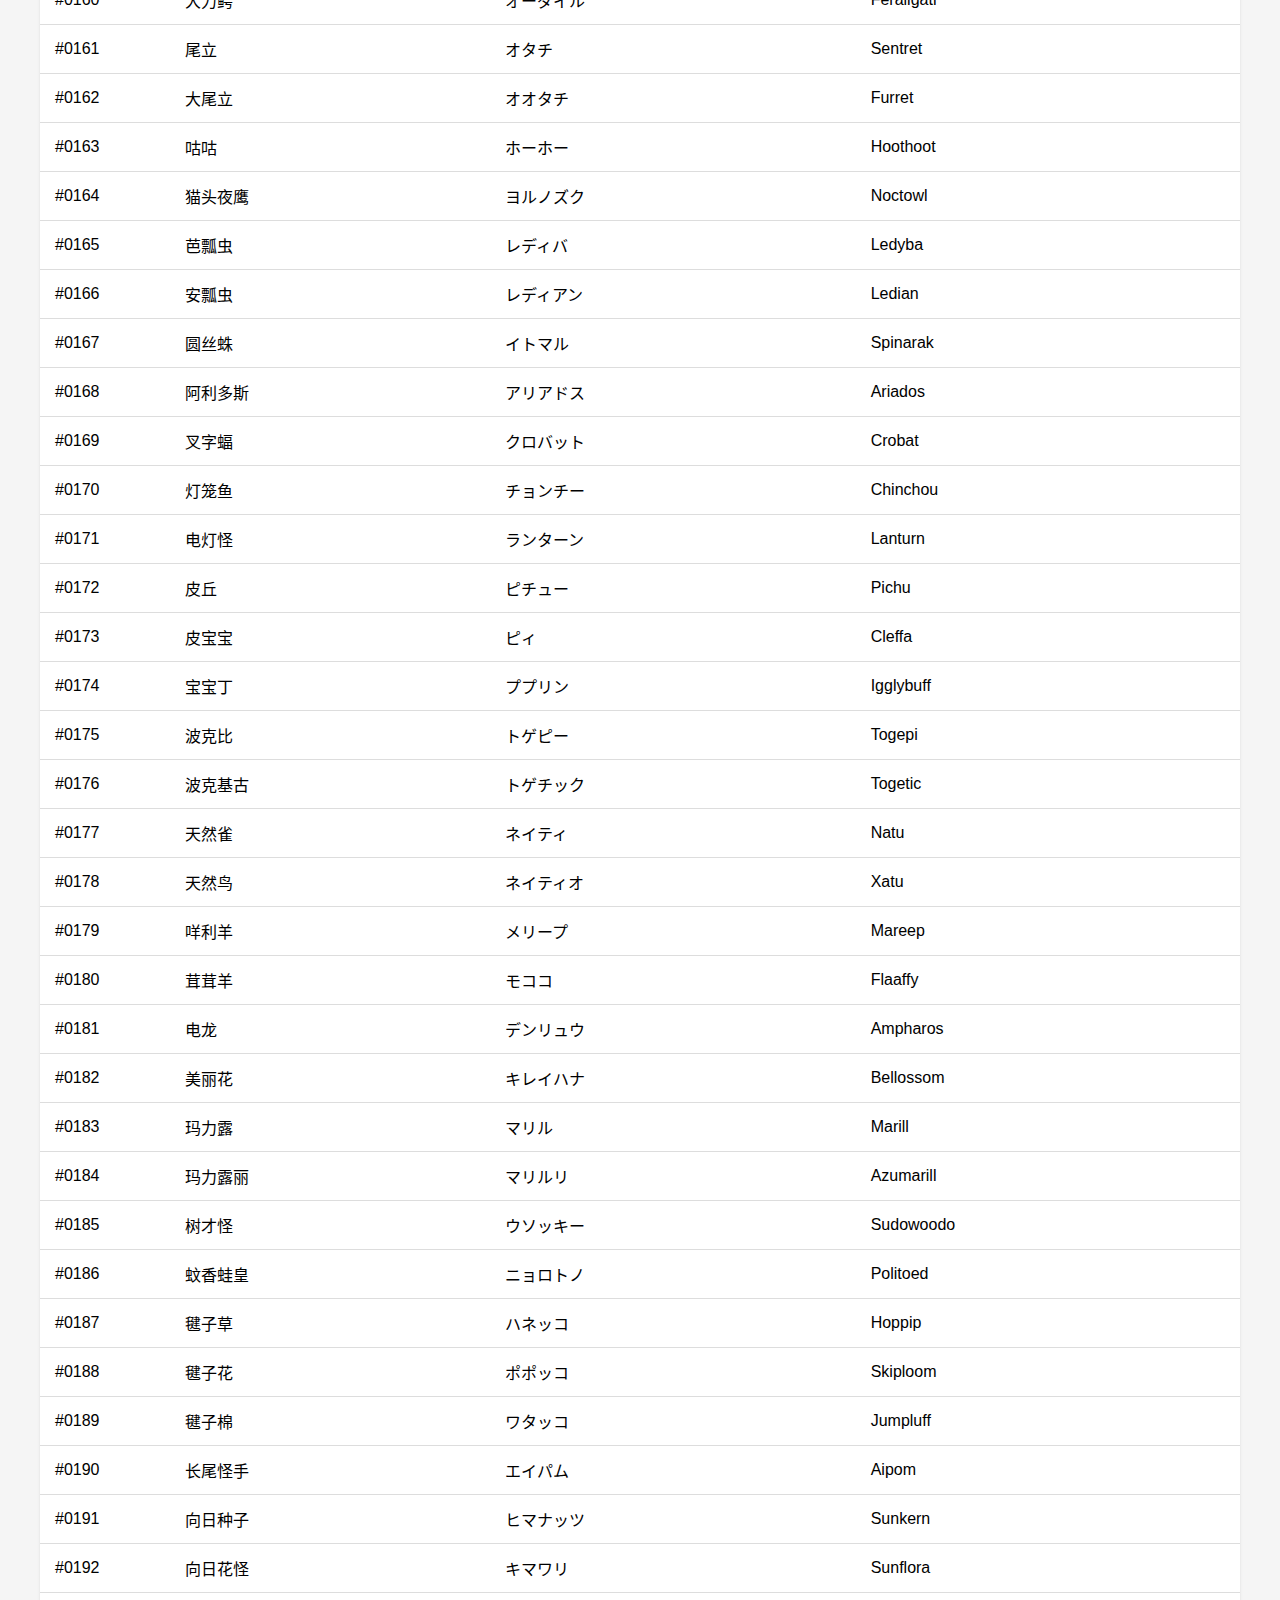
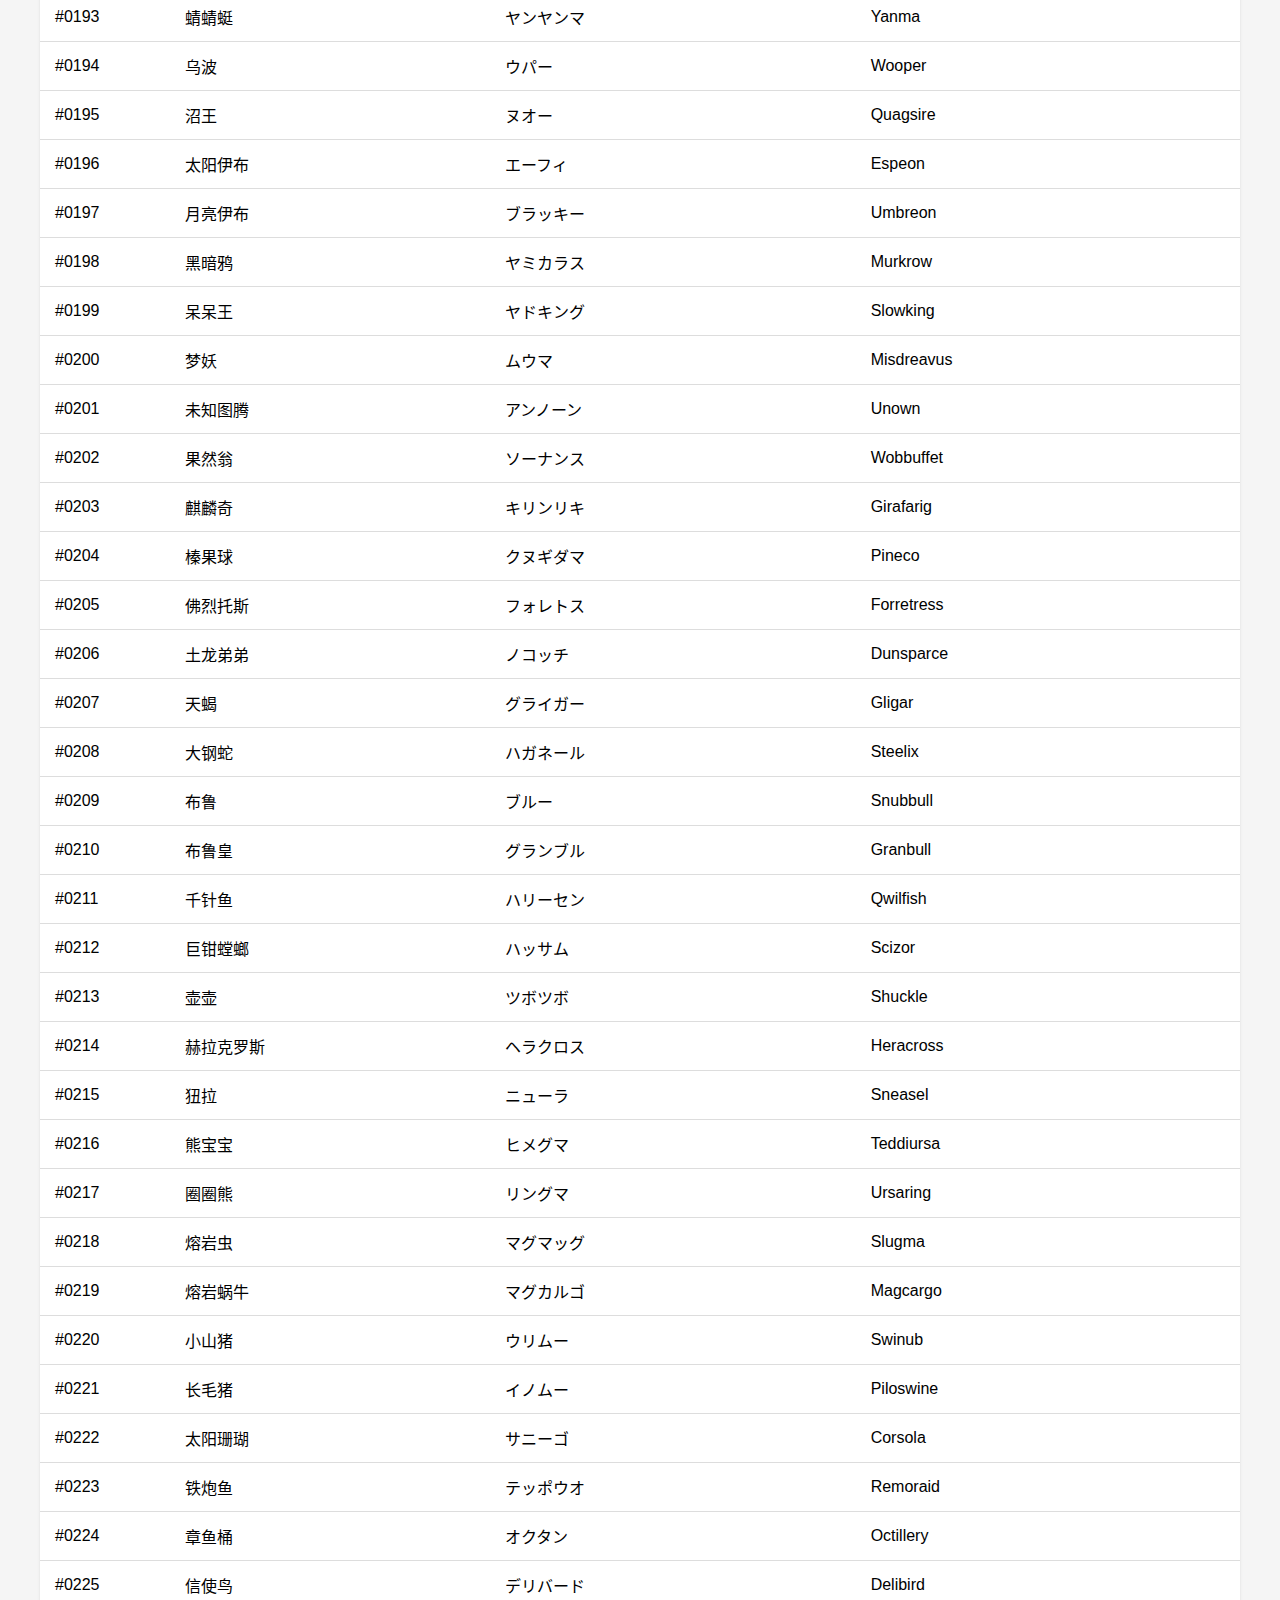
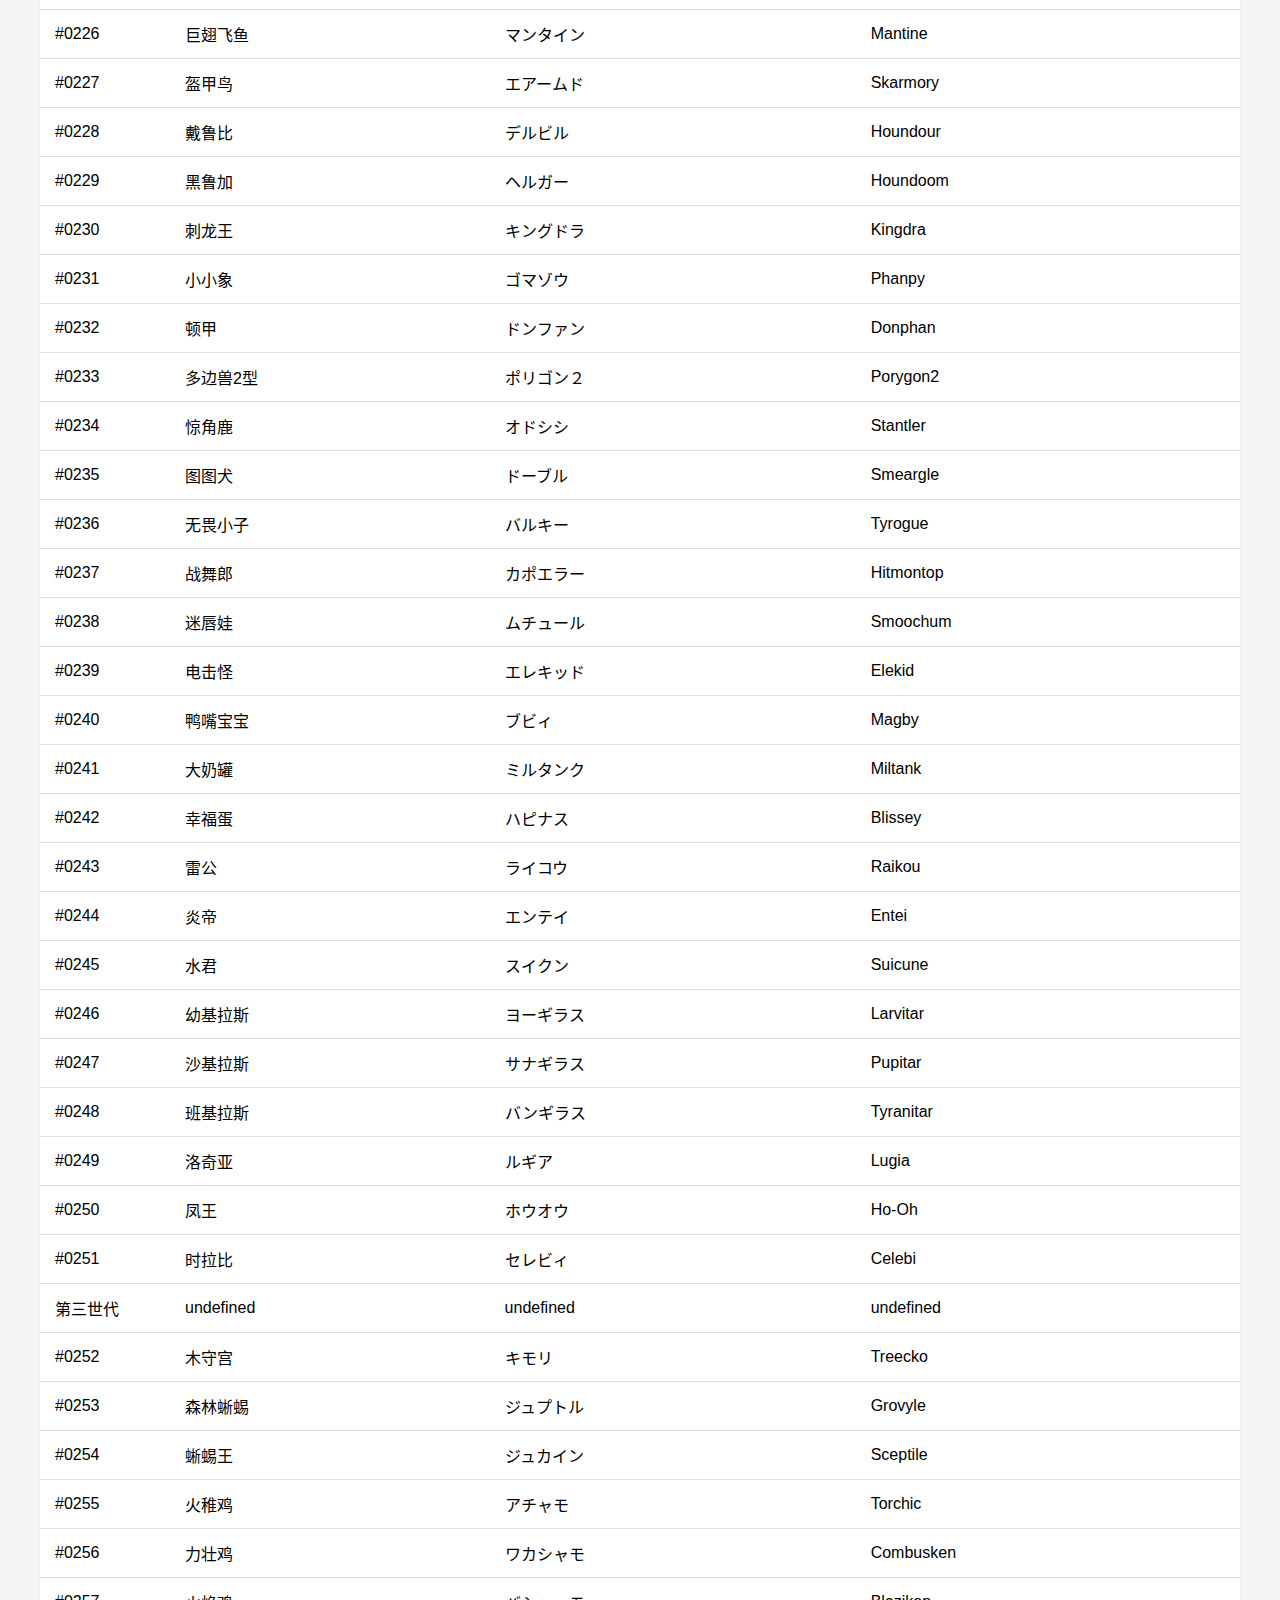
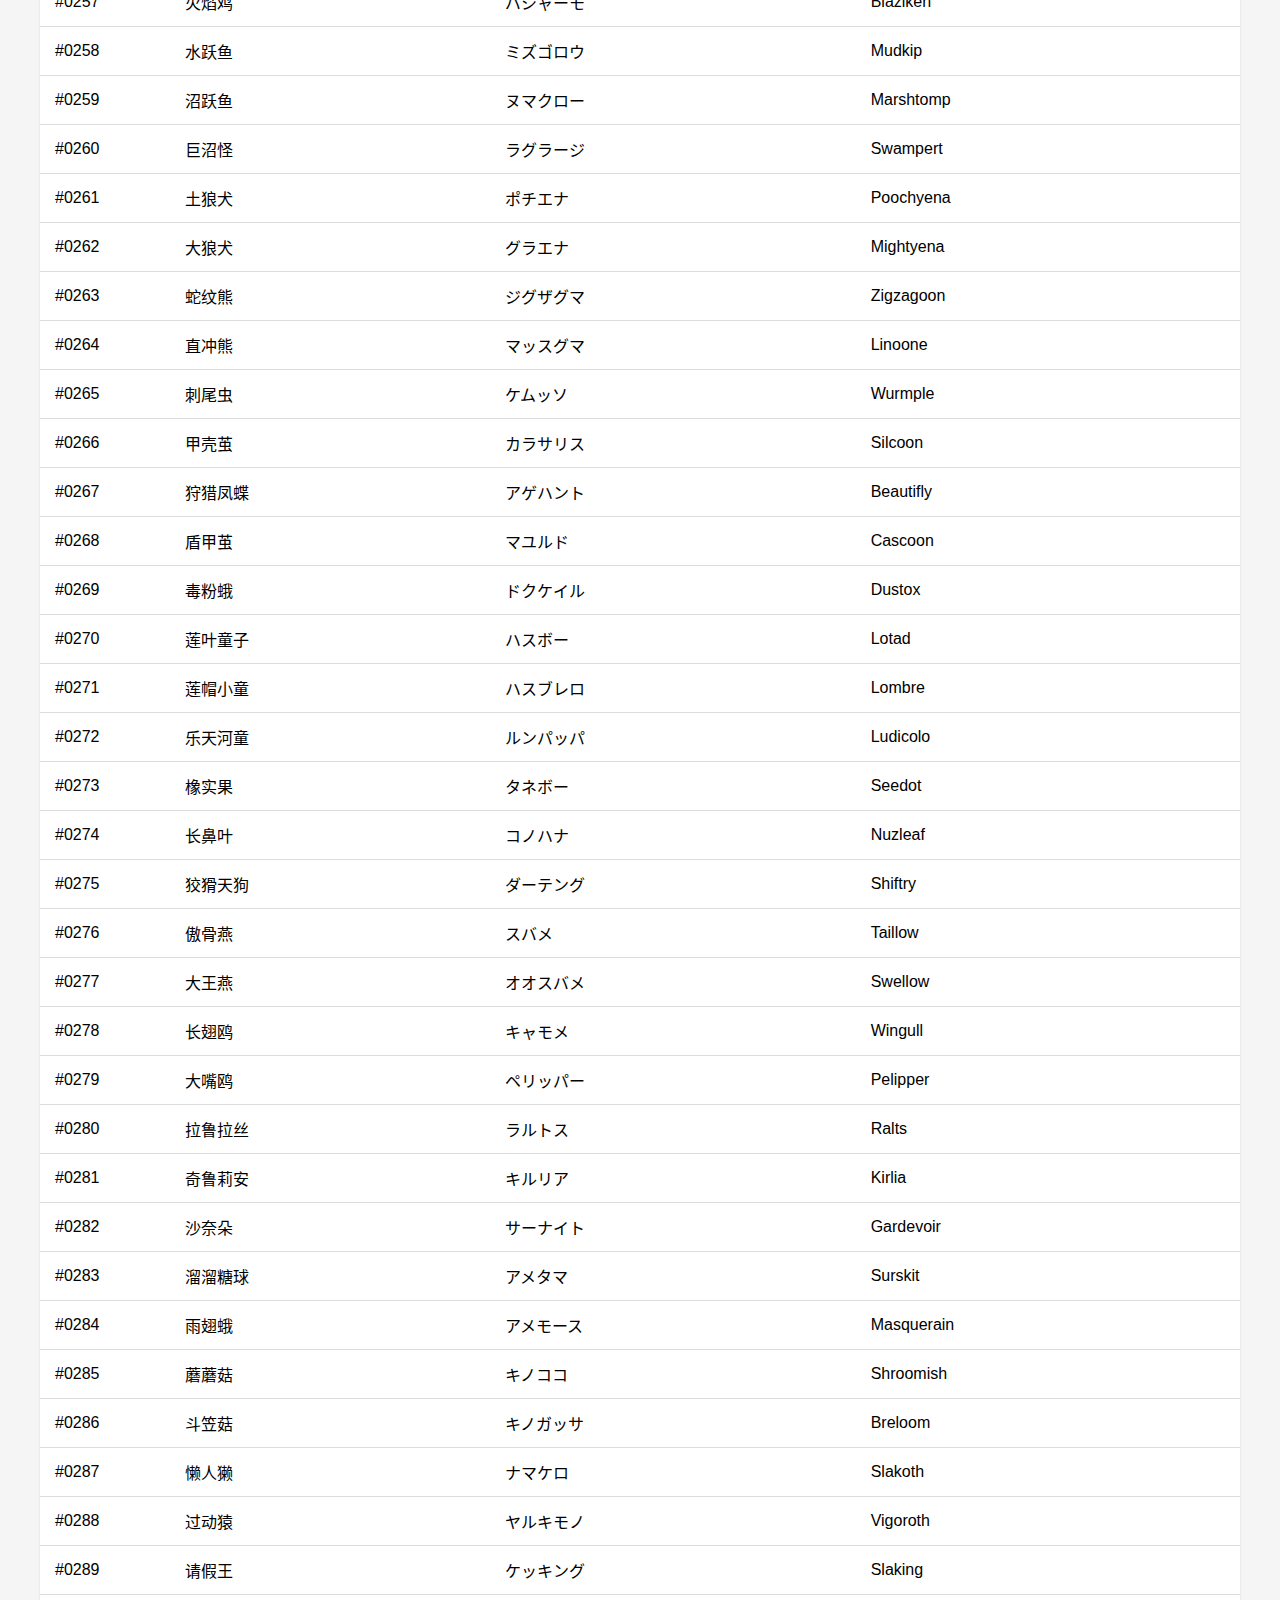
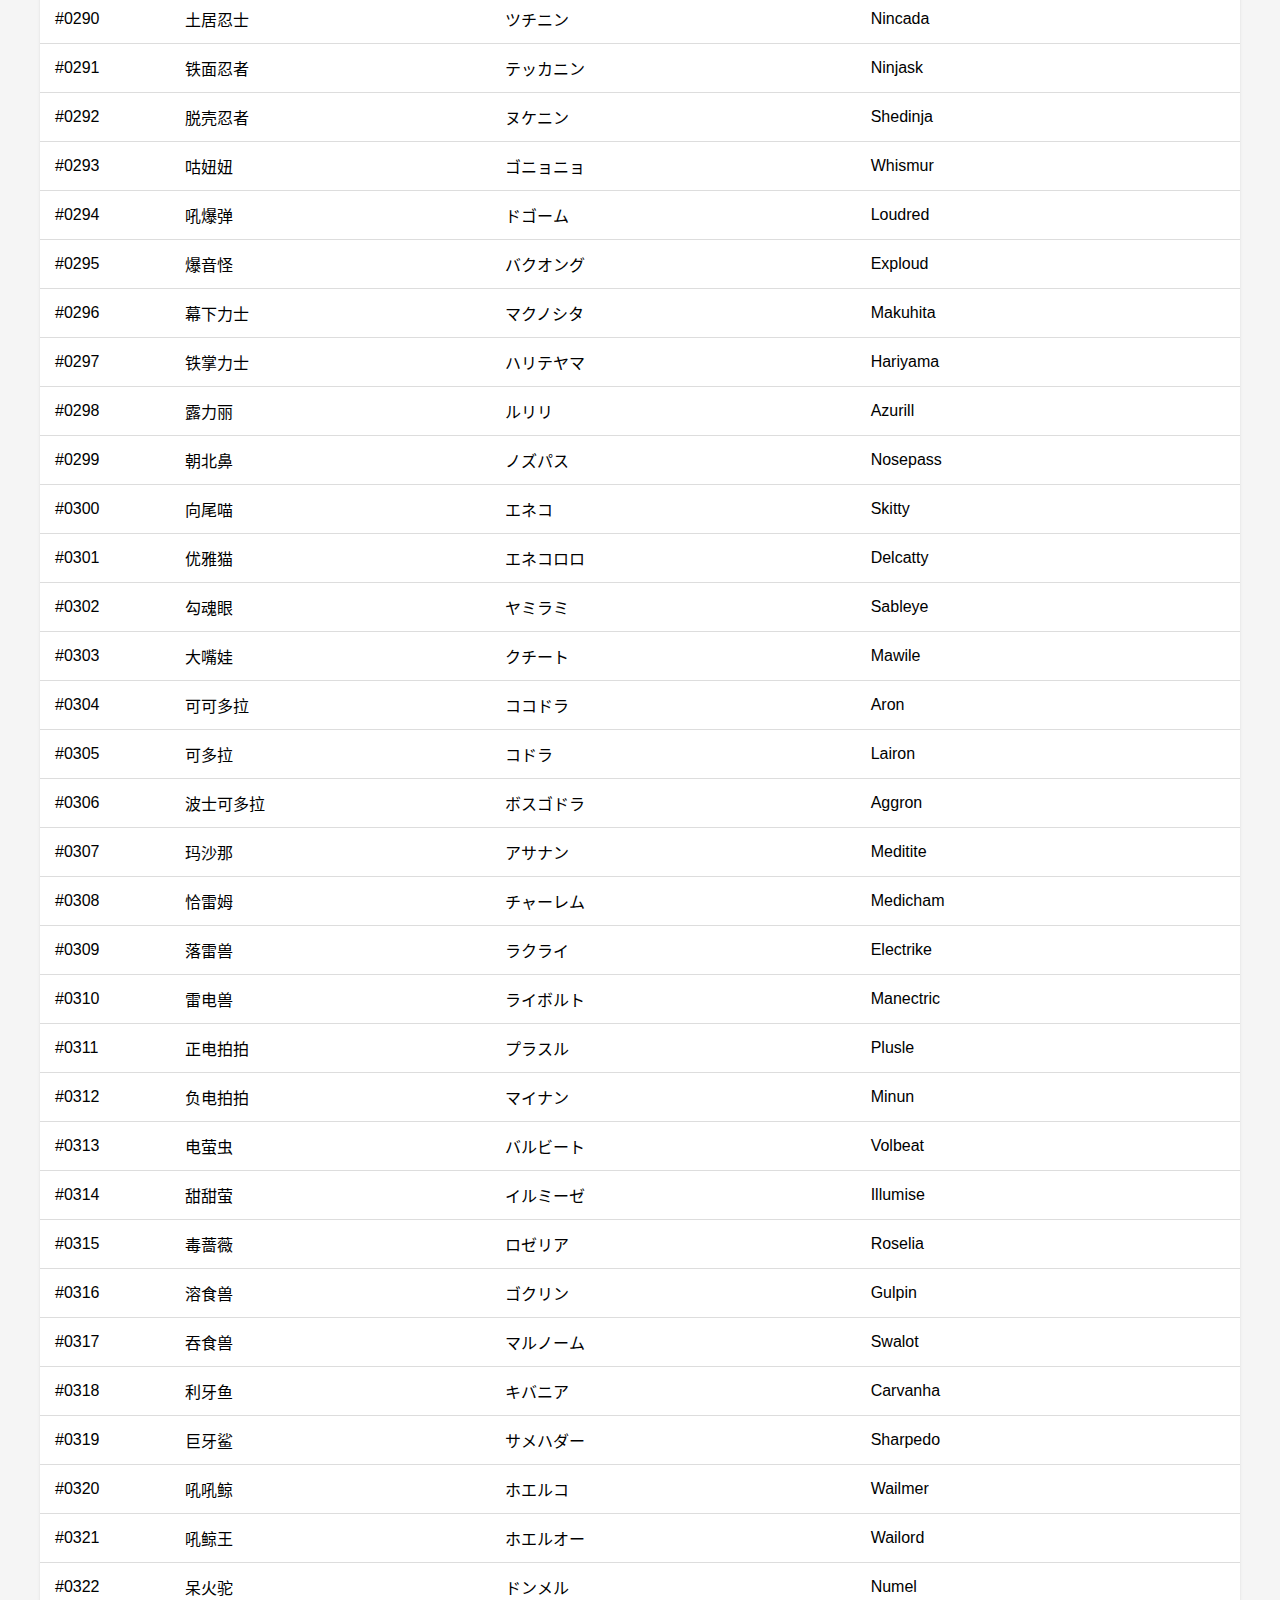
<file: name.html>
<!DOCTYPE html>
<html lang="zh-CN">
<head>
    <meta charset="utf-8">
    <title>宝可梦名称对照表（全1000只）</title>
	
	<link rel="stylesheet" href="nav.css">
	<link rel="icon" type="image/svg+xml" href="favicon.svg">
	<script src="nav-config.js?v=3"></script>
	<script src="nav.js"></script>
    <style>
        /* 完全复用原始样式 */
        body {
            font-family: Arial, sans-serif;
            margin: 20px;
            background-color: #f5f5f5;
        }
		h1 {
            text-align: center;
            color: #ffcc00;
            text-shadow: 2px 2px 4px #000;
            margin-bottom: 20px;
        }
        .main-content {
            max-width: 1200px;
            margin: 0 auto;
        }
        .data-table {
            width: 100%;
            border-collapse: collapse;
            background: white;
            box-shadow: 0 1px 3px rgba(0,0,0,0.1);
            margin: 20px 0;
        }
        .data-table th, 
        .data-table td {
            padding: 12px 15px;
            text-align: left;
            border-bottom: 1px solid #ddd;
        }
        .data-table th {
            background-color: #4CAF50;
            color: white;
            transition: background 0.3s;
        }
        .data-table tr:hover {
            background-color: #ffffe0 !important;
        }
        .cell-num { width: 100px; }
        .cell-jp { font-family: 'MS PGothic', sans-serif; }
    </style>
</head>
<body>
    <main class="main-content">
        <h1>宝可梦全名称对照表</h1>
        
        <div class="resp-scroll">
            <table class="data-table" id="pokedex-table">
                <thead>
                    <tr>
                        <th class="cell-num">编号</th>
                        <th>中文名</th>
                        <th>日文名</th>
                        <th>英文名</th>
                    </tr>
                </thead>
                <tbody id="table-body">
                    <!-- 数据自动生成 -->
                </tbody>
            </table>
        </div>
    </main>

<script>
// 原始数据 - 直接粘贴即可（保持原有tab分隔格式）
const rawData = `
#0001	妙蛙种子	フシギダネ	Bulbasaur
#0002	妙蛙草	フシギソウ	Ivysaur
#0003	妙蛙花	フシギバナ	Venusaur
#0004	小火龙	ヒトカゲ	Charmander
#0005	火恐龙	リザード	Charmeleon
#0006	喷火龙	リザードン	Charizard
#0007	杰尼龟	ゼニガメ	Squirtle
#0008	卡咪龟	カメール	Wartortle
#0009	水箭龟	カメックス	Blastoise
#0010	绿毛虫	キャタピー	Caterpie
#0011	铁甲蛹	トランセル	Metapod
#0012	巴大蝶	バタフリー	Butterfree
#0013	独角虫	ビードル	Weedle
#0014	铁壳蛹	コクーン	Kakuna
#0015	大针蜂	スピアー	Beedrill
#0016	波波	ポッポ	Pidgey
#0017	比比鸟	ピジョン	Pidgeotto
#0018	大比鸟	ピジョット	Pidgeot
#0019	小拉达	コラッタ	Rattata
#0020	拉达	ラッタ	Raticate
#0021	烈雀	オニスズメ	Spearow
#0022	大嘴雀	オニドリル	Fearow
#0023	阿柏蛇	アーボ	Ekans
#0024	阿柏怪	アーボック	Arbok
#0025	皮卡丘	ピカチュウ	Pikachu
#0026	雷丘	ライチュウ	Raichu
#0027	穿山鼠	サンド	Sandshrew
#0028	穿山王	サンドパン	Sandslash
#0029	尼多兰	ニドラン♀	Nidoran♀
#0030	尼多娜	ニドリーナ	Nidorina
#0031	尼多后	ニドクイン	Nidoqueen
#0032	尼多朗	ニドラン♂	Nidoran♂
#0033	尼多力诺	ニドリーノ	Nidorino
#0034	尼多王	ニドキング	Nidoking
#0035	皮皮	ピッピ	Clefairy
#0036	皮可西	ピクシー	Clefable
#0037	六尾	ロコン	Vulpix
#0038	九尾	キュウコン	Ninetales
#0039	胖丁	プリン	Jigglypuff
#0040	胖可丁	プクリン	Wigglytuff
#0041	超音蝠	ズバット	Zubat
#0042	大嘴蝠	ゴルバット	Golbat
#0043	走路草	ナゾノクサ	Oddish
#0044	臭臭花	クサイハナ	Gloom
#0045	霸王花	ラフレシア	Vileplume
#0046	派拉斯	パラス	Paras
#0047	派拉斯特	パラセクト	Parasect
#0048	毛球	コンパン	Venonat
#0049	摩鲁蛾	モルフォン	Venomoth
#0050	地鼠	ディグダ	Diglett
#0051	三地鼠	ダグトリオ	Dugtrio
#0052	喵喵	ニャース	Meowth
#0053	猫老大	ペルシアン	Persian
#0054	可达鸭	コダック	Psyduck
#0055	哥达鸭	ゴルダック	Golduck
#0056	猴怪	マンキー	Mankey
#0057	火暴猴	オコリザル	Primeape
#0058	卡蒂狗	ガーディ	Growlithe
#0059	风速狗	ウインディ	Arcanine
#0060	蚊香蝌蚪	ニョロモ	Poliwag
#0061	蚊香君	ニョロゾ	Poliwhirl
#0062	蚊香泳士	ニョロボン	Poliwrath
#0063	凯西	ケーシィ	Abra
#0064	勇基拉	ユンゲラー	Kadabra
#0065	胡地	フーディン	Alakazam
#0066	腕力	ワンリキー	Machop
#0067	豪力	ゴーリキー	Machoke
#0068	怪力	カイリキー	Machamp
#0069	喇叭芽	マダツボミ	Bellsprout
#0070	口呆花	ウツドン	Weepinbell
#0071	大食花	ウツボット	Victreebel
#0072	玛瑙水母	メノクラゲ	Tentacool
#0073	毒刺水母	ドククラゲ	Tentacruel
#0074	小拳石	イシツブテ	Geodude
#0075	隆隆石	ゴローン	Graveler
#0076	隆隆岩	ゴローニャ	Golem
#0077	小火马	ポニータ	Ponyta
#0078	烈焰马	ギャロップ	Rapidash
#0079	呆呆兽	ヤドン	Slowpoke
#0080	呆壳兽	ヤドラン	Slowbro
#0081	小磁怪	コイル	Magnemite
#0082	三合一磁怪	レアコイル	Magneton
#0083	大葱鸭	カモネギ	Farfetch'd
#0084	嘟嘟	ドードー	Doduo
#0085	嘟嘟利	ドードリオ	Dodrio
#0086	小海狮	パウワウ	Seel
#0087	白海狮	ジュゴン	Dewgong
#0088	臭泥	ベトベター	Grimer
#0089	臭臭泥	ベトベトン	Muk
#0090	大舌贝	シェルダー	Shellder
#0091	刺甲贝	パルシェン	Cloyster
#0092	鬼斯	ゴース	Gastly
#0093	鬼斯通	ゴースト	Haunter
#0094	耿鬼	ゲンガー	Gengar
#0095	大岩蛇	イワーク	Onix
#0096	催眠貘	スリープ	Drowzee
#0097	引梦貘人	スリーパー	Hypno
#0098	大钳蟹	クラブ	Krabby
#0099	巨钳蟹	キングラー	Kingler
#0100	霹雳电球	ビリリダマ	Voltorb
#0101	顽皮雷弹	マルマイン	Electrode
#0102	蛋蛋	タマタマ	Exeggcute
#0103	椰蛋树	ナッシー	Exeggutor
#0104	卡拉卡拉	カラカラ	Cubone
#0105	嘎啦嘎啦	ガラガラ	Marowak
#0106	飞腿郎	サワムラー	Hitmonlee
#0107	快拳郎	エビワラー	Hitmonchan
#0108	大舌头	ベロリンガ	Lickitung
#0109	瓦斯弹	ドガース	Koffing
#0110	双弹瓦斯	マタドガス	Weezing
#0111	独角犀牛	サイホーン	Rhyhorn
#0112	钻角犀兽	サイドン	Rhydon
#0113	吉利蛋	ラッキー	Chansey
#0114	蔓藤怪	モンジャラ	Tangela
#0115	袋兽	ガルーラ	Kangaskhan
#0116	墨海马	タッツー	Horsea
#0117	海刺龙	シードラ	Seadra
#0118	角金鱼	トサキント	Goldeen
#0119	金鱼王	アズマオウ	Seaking
#0120	海星星	ヒトデマン	Staryu
#0121	宝石海星	スターミー	Starmie
#0122	魔墙人偶	バリヤード	Mr. Mime
#0123	飞天螳螂	ストライク	Scyther
#0124	迷唇姐	ルージュラ	Jynx
#0125	电击兽	エレブー	Electabuzz
#0126	鸭嘴火兽	ブーバー	Magmar
#0127	凯罗斯	カイロス	Pinsir
#0128	肯泰罗	ケンタロス	Tauros
#0129	鲤鱼王	コイキング	Magikarp
#0130	暴鲤龙	ギャラドス	Gyarados
#0131	拉普拉斯	ラプラス	Lapras
#0132	百变怪	メタモン	Ditto
#0133	伊布	イーブイ	Eevee
#0134	水伊布	シャワーズ	Vaporeon
#0135	雷伊布	サンダース	Jolteon
#0136	火伊布	ブースター	Flareon
#0137	多边兽	ポリゴン	Porygon
#0138	菊石兽	オムナイト	Omanyte
#0139	多刺菊石兽	オムスター	Omastar
#0140	化石盔	カブト	Kabuto
#0141	镰刀盔	カブトプス	Kabutops
#0142	化石翼龙	プテラ	Aerodactyl
#0143	卡比兽	カビゴン	Snorlax
#0144	急冻鸟	フリーザー	Articuno
#0145	闪电鸟	サンダー	Zapdos
#0146	火焰鸟	ファイヤー	Moltres
#0147	迷你龙	ミニリュウ	Dratini
#0148	哈克龙	ハクリュー	Dragonair
#0149	快龙	カイリュー	Dragonite
#0150	超梦	ミュウツー	Mewtwo
#0151	梦幻	ミュウ	Mew
第二世代
#0152	菊草叶	チコリータ	Chikorita
#0153	月桂叶	ベイリーフ	Bayleef
#0154	大竺葵	メガニウム	Meganium
#0155	火球鼠	ヒノアラシ	Cyndaquil
#0156	火岩鼠	マグマラシ	Quilava
#0157	火暴兽	バクフーン	Typhlosion
#0158	小锯鳄	ワニノコ	Totodile
#0159	蓝鳄	アリゲイツ	Croconaw
#0160	大力鳄	オーダイル	Feraligatr
#0161	尾立	オタチ	Sentret
#0162	大尾立	オオタチ	Furret
#0163	咕咕	ホーホー	Hoothoot
#0164	猫头夜鹰	ヨルノズク	Noctowl
#0165	芭瓢虫	レディバ	Ledyba
#0166	安瓢虫	レディアン	Ledian
#0167	圆丝蛛	イトマル	Spinarak
#0168	阿利多斯	アリアドス	Ariados
#0169	叉字蝠	クロバット	Crobat
#0170	灯笼鱼	チョンチー	Chinchou
#0171	电灯怪	ランターン	Lanturn
#0172	皮丘	ピチュー	Pichu
#0173	皮宝宝	ピィ	Cleffa
#0174	宝宝丁	ププリン	Igglybuff
#0175	波克比	トゲピー	Togepi
#0176	波克基古	トゲチック	Togetic
#0177	天然雀	ネイティ	Natu
#0178	天然鸟	ネイティオ	Xatu
#0179	咩利羊	メリープ	Mareep
#0180	茸茸羊	モココ	Flaaffy
#0181	电龙	デンリュウ	Ampharos
#0182	美丽花	キレイハナ	Bellossom
#0183	玛力露	マリル	Marill
#0184	玛力露丽	マリルリ	Azumarill
#0185	树才怪	ウソッキー	Sudowoodo
#0186	蚊香蛙皇	ニョロトノ	Politoed
#0187	毽子草	ハネッコ	Hoppip
#0188	毽子花	ポポッコ	Skiploom
#0189	毽子棉	ワタッコ	Jumpluff
#0190	长尾怪手	エイパム	Aipom
#0191	向日种子	ヒマナッツ	Sunkern
#0192	向日花怪	キマワリ	Sunflora
#0193	蜻蜻蜓	ヤンヤンマ	Yanma
#0194	乌波	ウパー	Wooper
#0195	沼王	ヌオー	Quagsire
#0196	太阳伊布	エーフィ	Espeon
#0197	月亮伊布	ブラッキー	Umbreon
#0198	黑暗鸦	ヤミカラス	Murkrow
#0199	呆呆王	ヤドキング	Slowking
#0200	梦妖	ムウマ	Misdreavus
#0201	未知图腾	アンノーン	Unown
#0202	果然翁	ソーナンス	Wobbuffet
#0203	麒麟奇	キリンリキ	Girafarig
#0204	榛果球	クヌギダマ	Pineco
#0205	佛烈托斯	フォレトス	Forretress
#0206	土龙弟弟	ノコッチ	Dunsparce
#0207	天蝎	グライガー	Gligar
#0208	大钢蛇	ハガネール	Steelix
#0209	布鲁	ブルー	Snubbull
#0210	布鲁皇	グランブル	Granbull
#0211	千针鱼	ハリーセン	Qwilfish
#0212	巨钳螳螂	ハッサム	Scizor
#0213	壶壶	ツボツボ	Shuckle
#0214	赫拉克罗斯	ヘラクロス	Heracross
#0215	狃拉	ニューラ	Sneasel
#0216	熊宝宝	ヒメグマ	Teddiursa
#0217	圈圈熊	リングマ	Ursaring
#0218	熔岩虫	マグマッグ	Slugma
#0219	熔岩蜗牛	マグカルゴ	Magcargo
#0220	小山猪	ウリムー	Swinub
#0221	长毛猪	イノムー	Piloswine
#0222	太阳珊瑚	サニーゴ	Corsola
#0223	铁炮鱼	テッポウオ	Remoraid
#0224	章鱼桶	オクタン	Octillery
#0225	信使鸟	デリバード	Delibird
#0226	巨翅飞鱼	マンタイン	Mantine
#0227	盔甲鸟	エアームド	Skarmory
#0228	戴鲁比	デルビル	Houndour
#0229	黑鲁加	ヘルガー	Houndoom
#0230	刺龙王	キングドラ	Kingdra
#0231	小小象	ゴマゾウ	Phanpy
#0232	顿甲	ドンファン	Donphan
#0233	多边兽2型	ポリゴン２	Porygon2
#0234	惊角鹿	オドシシ	Stantler
#0235	图图犬	ドーブル	Smeargle
#0236	无畏小子	バルキー	Tyrogue
#0237	战舞郎	カポエラー	Hitmontop
#0238	迷唇娃	ムチュール	Smoochum
#0239	电击怪	エレキッド	Elekid
#0240	鸭嘴宝宝	ブビィ	Magby
#0241	大奶罐	ミルタンク	Miltank
#0242	幸福蛋	ハピナス	Blissey
#0243	雷公	ライコウ	Raikou
#0244	炎帝	エンテイ	Entei
#0245	水君	スイクン	Suicune
#0246	幼基拉斯	ヨーギラス	Larvitar
#0247	沙基拉斯	サナギラス	Pupitar
#0248	班基拉斯	バンギラス	Tyranitar
#0249	洛奇亚	ルギア	Lugia
#0250	凤王	ホウオウ	Ho-Oh
#0251	时拉比	セレビィ	Celebi
第三世代
#0252	木守宫	キモリ	Treecko
#0253	森林蜥蜴	ジュプトル	Grovyle
#0254	蜥蜴王	ジュカイン	Sceptile
#0255	火稚鸡	アチャモ	Torchic
#0256	力壮鸡	ワカシャモ	Combusken
#0257	火焰鸡	バシャーモ	Blaziken
#0258	水跃鱼	ミズゴロウ	Mudkip
#0259	沼跃鱼	ヌマクロー	Marshtomp
#0260	巨沼怪	ラグラージ	Swampert
#0261	土狼犬	ポチエナ	Poochyena
#0262	大狼犬	グラエナ	Mightyena
#0263	蛇纹熊	ジグザグマ	Zigzagoon
#0264	直冲熊	マッスグマ	Linoone
#0265	刺尾虫	ケムッソ	Wurmple
#0266	甲壳茧	カラサリス	Silcoon
#0267	狩猎凤蝶	アゲハント	Beautifly
#0268	盾甲茧	マユルド	Cascoon
#0269	毒粉蛾	ドクケイル	Dustox
#0270	莲叶童子	ハスボー	Lotad
#0271	莲帽小童	ハスブレロ	Lombre
#0272	乐天河童	ルンパッパ	Ludicolo
#0273	橡实果	タネボー	Seedot
#0274	长鼻叶	コノハナ	Nuzleaf
#0275	狡猾天狗	ダーテング	Shiftry
#0276	傲骨燕	スバメ	Taillow
#0277	大王燕	オオスバメ	Swellow
#0278	长翅鸥	キャモメ	Wingull
#0279	大嘴鸥	ペリッパー	Pelipper
#0280	拉鲁拉丝	ラルトス	Ralts
#0281	奇鲁莉安	キルリア	Kirlia
#0282	沙奈朵	サーナイト	Gardevoir
#0283	溜溜糖球	アメタマ	Surskit
#0284	雨翅蛾	アメモース	Masquerain
#0285	蘑蘑菇	キノココ	Shroomish
#0286	斗笠菇	キノガッサ	Breloom
#0287	懒人獭	ナマケロ	Slakoth
#0288	过动猿	ヤルキモノ	Vigoroth
#0289	请假王	ケッキング	Slaking
#0290	土居忍士	ツチニン	Nincada
#0291	铁面忍者	テッカニン	Ninjask
#0292	脱壳忍者	ヌケニン	Shedinja
#0293	咕妞妞	ゴニョニョ	Whismur
#0294	吼爆弹	ドゴーム	Loudred
#0295	爆音怪	バクオング	Exploud
#0296	幕下力士	マクノシタ	Makuhita
#0297	铁掌力士	ハリテヤマ	Hariyama
#0298	露力丽	ルリリ	Azurill
#0299	朝北鼻	ノズパス	Nosepass
#0300	向尾喵	エネコ	Skitty
#0301	优雅猫	エネコロロ	Delcatty
#0302	勾魂眼	ヤミラミ	Sableye
#0303	大嘴娃	クチート	Mawile
#0304	可可多拉	ココドラ	Aron
#0305	可多拉	コドラ	Lairon
#0306	波士可多拉	ボスゴドラ	Aggron
#0307	玛沙那	アサナン	Meditite
#0308	恰雷姆	チャーレム	Medicham
#0309	落雷兽	ラクライ	Electrike
#0310	雷电兽	ライボルト	Manectric
#0311	正电拍拍	プラスル	Plusle
#0312	负电拍拍	マイナン	Minun
#0313	电萤虫	バルビート	Volbeat
#0314	甜甜萤	イルミーゼ	Illumise
#0315	毒蔷薇	ロゼリア	Roselia
#0316	溶食兽	ゴクリン	Gulpin
#0317	吞食兽	マルノーム	Swalot
#0318	利牙鱼	キバニア	Carvanha
#0319	巨牙鲨	サメハダー	Sharpedo
#0320	吼吼鲸	ホエルコ	Wailmer
#0321	吼鲸王	ホエルオー	Wailord
#0322	呆火驼	ドンメル	Numel
#0323	喷火驼	バクーダ	Camerupt
#0324	煤炭龟	コータス	Torkoal
#0325	跳跳猪	バネブー	Spoink
#0326	噗噗猪	ブーピッグ	Grumpig
#0327	晃晃斑	パッチール	Spinda
#0328	大颚蚁	ナックラー	Trapinch
#0329	超音波幼虫	ビブラーバ	Vibrava
#0330	沙漠蜻蜓	フライゴン	Flygon
#0331	刺球仙人掌	サボネア	Cacnea
#0332	梦歌仙人掌	ノクタス	Cacturne
#0333	青绵鸟	チルット	Swablu
#0334	七夕青鸟	チルタリス	Altaria
#0335	猫鼬斩	ザングース	Zangoose
#0336	饭匙蛇	ハブネーク	Seviper
#0337	月石	ルナトーン	Lunatone
#0338	太阳岩	ソルロック	Solrock
#0339	泥泥鳅	ドジョッチ	Barboach
#0340	鲶鱼王	ナマズン	Whiscash
#0341	龙虾小兵	ヘイガニ	Corphish
#0342	铁螯龙虾	シザリガー	Crawdaunt
#0343	天秤偶	ヤジロン	Baltoy
#0344	念力土偶	ネンドール	Claydol
#0345	触手百合	リリーラ	Lileep
#0346	摇篮百合	ユレイドル	Cradily
#0347	太古羽虫	アノプス	Anorith
#0348	太古盔甲	アーマルド	Armaldo
#0349	丑丑鱼	ヒンバス	Feebas
#0350	美纳斯	ミロカロス	Milotic
#0351	飘浮泡泡	ポワルン	Castform
#0352	变隐龙	カクレオン	Kecleon
#0353	怨影娃娃	カゲボウズ	Shuppet
#0354	诅咒娃娃	ジュペッタ	Banette
#0355	夜巡灵	ヨマワル	Duskull
#0356	彷徨夜灵	サマヨール	Dusclops
#0357	热带龙	トロピウス	Tropius
#0358	风铃铃	チリーン	Chimecho
#0359	阿勃梭鲁	アブソル	Absol
#0360	小果然	ソーナノ	Wynaut
#0361	雪童子	ユキワラシ	Snorunt
#0362	冰鬼护	オニゴーリ	Glalie
#0363	海豹球	タマザラシ	Spheal
#0364	海魔狮	トドグラー	Sealeo
#0365	帝牙海狮	トドゼルガ	Walrein
#0366	珍珠贝	パールル	Clamperl
#0367	猎斑鱼	ハンテール	Huntail
#0368	樱花鱼	サクラビス	Gorebyss
#0369	古空棘鱼	ジーランス	Relicanth
#0370	爱心鱼	ラブカス	Luvdisc
#0371	宝贝龙	タツベイ	Bagon
#0372	甲壳龙	コモルー	Shelgon
#0373	暴飞龙	ボーマンダ	Salamence
#0374	铁哑铃	ダンバル	Beldum
#0375	金属怪	メタング	Metang
#0376	巨金怪	メタグロス	Metagross
#0377	雷吉洛克	レジロック	Regirock
#0378	雷吉艾斯	レジアイス	Regice
#0379	雷吉斯奇鲁	レジスチル	Registeel
#0380	拉帝亚斯	ラティアス	Latias
#0381	拉帝欧斯	ラティオス	Latios
#0382	盖欧卡	カイオーガ	Kyogre
#0383	固拉多	グラードン	Groudon
#0384	烈空坐	レックウザ	Rayquaza
#0385	基拉祈	ジラーチ	Jirachi
#0386	代欧奇希斯	デオキシス	Deoxys
第四世代
#0387	草苗龟	ナエトル	Turtwig
#0388	树林龟	ハヤシガメ	Grotle
#0389	土台龟	ドダイトス	Torterra
#0390	小火焰猴	ヒコザル	Chimchar
#0391	猛火猴	モウカザル	Monferno
#0392	烈焰猴	ゴウカザル	Infernape
#0393	波加曼	ポッチャマ	Piplup
#0394	波皇子	ポッタイシ	Prinplup
#0395	帝王拿波	エンペルト	Empoleon
#0396	姆克儿	ムックル	Starly
#0397	姆克鸟	ムクバード	Staravia
#0398	姆克鹰	ムクホーク	Staraptor
#0399	大牙狸	ビッパ	Bidoof
#0400	大尾狸	ビーダル	Bibarel
#0401	圆法师	コロボーシ	Kricketot
#0402	音箱蟀	コロトック	Kricketune
#0403	小猫怪	コリンク	Shinx
#0404	勒克猫	ルクシオ	Luxio
#0405	伦琴猫	レントラー	Luxray
#0406	含羞苞	スボミー	Budew
#0407	罗丝雷朵	ロズレイド	Roserade
#0408	头盖龙	ズガイドス	Cranidos
#0409	战槌龙	ラムパルド	Rampardos
#0410	盾甲龙	タテトプス	Shieldon
#0411	护城龙	トリデプス	Bastiodon
#0412	结草儿	ミノムッチ	Burmy
#0413	结草贵妇	ミノマダム	Wormadam
#0414	绅士蛾	ガーメイル	Mothim
#0415	三蜜蜂	ミツハニー	Combee
#0416	蜂女王	ビークイン	Vespiquen
#0417	帕奇利兹	パチリス	Pachirisu
#0418	泳圈鼬	ブイゼル	Buizel
#0419	浮潜鼬	フローゼル	Floatzel
#0420	樱花宝	チェリンボ	Cherubi
#0421	樱花儿	チェリム	Cherrim
#0422	无壳海兔	カラナクシ	Shellos
#0423	海兔兽	トリトドン	Gastrodon
#0424	双尾怪手	エテボース	Ambipom
#0425	飘飘球	フワンテ	Drifloon
#0426	随风球	フワライド	Drifblim
#0427	卷卷耳	ミミロル	Buneary
#0428	长耳兔	ミミロップ	Lopunny
#0429	梦妖魔	ムウマージ	Mismagius
#0430	乌鸦头头	ドンカラス	Honchkrow
#0431	魅力喵	ニャルマー	Glameow
#0432	东施喵	ブニャット	Purugly
#0433	铃铛响	リーシャン	Chingling
#0434	臭鼬噗	スカンプー	Stunky
#0435	坦克臭鼬	スカタンク	Skuntank
#0436	铜镜怪	ドーミラー	Bronzor
#0437	青铜钟	ドータクン	Bronzong
#0438	盆才怪	ウソハチ	Bonsly
#0439	魔尼尼	マネネ	Mime Jr.
#0440	小福蛋	ピンプク	Happiny
#0441	聒噪鸟	ペラップ	Chatot
#0442	花岩怪	ミカルゲ	Spiritomb
#0443	圆陆鲨	フカマル	Gible
#0444	尖牙陆鲨	ガバイト	Gabite
#0445	烈咬陆鲨	ガブリアス	Garchomp
#0446	小卡比兽	ゴンベ	Munchlax
#0447	利欧路	リオル	Riolu
#0448	路卡利欧	ルカリオ	Lucario
#0449	沙河马	ヒポポタス	Hippopotas
#0450	河马兽	カバルドン	Hippowdon
#0451	钳尾蝎	スコルピ	Skorupi
#0452	龙王蝎	ドラピオン	Drapion
#0453	不良蛙	グレッグル	Croagunk
#0454	毒骷蛙	ドクロッグ	Toxicroak
#0455	尖牙笼	マスキッパ	Carnivine
#0456	荧光鱼	ケイコウオ	Finneon
#0457	霓虹鱼	ネオラント	Lumineon
#0458	小球飞鱼	タマンタ	Mantyke
#0459	雪笠怪	ユキカブリ	Snover
#0460	暴雪王	ユキノオー	Abomasnow
#0461	玛狃拉	マニューラ	Weavile
#0462	自爆磁怪	ジバコイル	Magnezone
#0463	大舌舔	ベロベルト	Lickilicky
#0464	超甲狂犀	ドサイドン	Rhyperior
#0465	巨蔓藤	モジャンボ	Tangrowth
#0466	电击魔兽	エレキブル	Electivire
#0467	鸭嘴炎兽	ブーバーン	Magmortar
#0468	波克基斯	トゲキッス	Togekiss
#0469	远古巨蜓	メガヤンマ	Yanmega
#0470	叶伊布	リーフィア	Leafeon
#0471	冰伊布	グレイシア	Glaceon
#0472	天蝎王	グライオン	Gliscor
#0473	象牙猪	マンムー	Mamoswine
#0474	多边兽乙型	ポリゴンＺ	Porygon-Z
#0475	艾路雷朵	エルレイド	Gallade
#0476	大朝北鼻	ダイノーズ	Probopass
#0477	黑夜魔灵	ヨノワール	Dusknoir
#0478	雪妖女	ユキメノコ	Froslass
#0479	洛托姆	ロトム	Rotom
#0480	由克希	ユクシー	Uxie
#0481	艾姆利多	エムリット	Mesprit
#0482	亚克诺姆	アグノム	Azelf
#0483	帝牙卢卡	ディアルガ	Dialga
#0484	帕路奇亚	パルキア	Palkia
#0485	席多蓝恩	ヒードラン	Heatran
#0486	雷吉奇卡斯	レジギガス	Regigigas
#0487	骑拉帝纳	ギラティナ	Giratina
#0488	克雷色利亚	クレセリア	Cresselia
#0489	霏欧纳	フィオネ	Phione
#0490	玛纳霏	マナフィ	Manaphy
#0491	达克莱伊	ダークライ	Darkrai
#0492	谢米	シェイミ	Shaymin
#0493	阿尔宙斯	アルセウス	Arceus
第五世代
#0494	比克提尼	ビクティニ	Victini
#0495	藤藤蛇	ツタージャ	Snivy
#0496	青藤蛇	ジャノビー	Servine
#0497	君主蛇	ジャローダ	Serperior
#0498	暖暖猪	ポカブ	Tepig
#0499	炒炒猪	チャオブー	Pignite
#0500	炎武王	エンブオー	Emboar
#0501	水水獭	ミジュマル	Oshawott
#0502	双刃丸	フタチマル	Dewott
#0503	大剑鬼	ダイケンキ	Samurott
#0504	探探鼠	ミネズミ	Patrat
#0505	步哨鼠	ミルホッグ	Watchog
#0506	小约克	ヨーテリー	Lillipup
#0507	哈约克	ハーデリア	Herdier
#0508	长毛狗	ムーランド	Stoutland
#0509	扒手猫	チョロネコ	Purrloin
#0510	酷豹	レパルダス	Liepard
#0511	花椰猴	ヤナップ	Pansage
#0512	花椰猿	ヤナッキー	Simisage
#0513	爆香猴	バオップ	Pansear
#0514	爆香猿	バオッキー	Simisear
#0515	冷水猴	ヒヤップ	Panpour
#0516	冷水猿	ヒヤッキー	Simipour
#0517	食梦梦	ムンナ	Munna
#0518	梦梦蚀	ムシャーナ	Musharna
#0519	豆豆鸽	マメパト	Pidove
#0520	咕咕鸽	ハトーボー	Tranquill
#0521	高傲雉鸡	ケンホロウ	Unfezant
#0522	斑斑马	シママ	Blitzle
#0523	雷电斑马	ゼブライカ	Zebstrika
#0524	石丸子	ダンゴロ	Roggenrola
#0525	地幔岩	ガントル	Boldore
#0526	庞岩怪	ギガイアス	Gigalith
#0527	滚滚蝙蝠	コロモリ	Woobat
#0528	心蝙蝠	ココロモリ	Swoobat
#0529	螺钉地鼠	モグリュー	Drilbur
#0530	龙头地鼠	ドリュウズ	Excadrill
#0531	差不多娃娃	タブンネ	Audino
#0532	搬运小匠	ドッコラー	Timburr
#0533	铁骨土人	ドテッコツ	Gurdurr
#0534	修建老匠	ローブシン	Conkeldurr
#0535	圆蝌蚪	オタマロ	Tympole
#0536	蓝蟾蜍	ガマガル	Palpitoad
#0537	蟾蜍王	ガマゲロゲ	Seismitoad
#0538	投摔鬼	ナゲキ	Throh
#0539	打击鬼	ダゲキ	Sawk
#0540	虫宝包	クルミル	Sewaddle
#0541	宝包茧	クルマユ	Swadloon
#0542	保姆虫	ハハコモリ	Leavanny
#0543	百足蜈蚣	フシデ	Venipede
#0544	车轮球	ホイーガ	Whirlipede
#0545	蜈蚣王	ペンドラー	Scolipede
#0546	木棉球	モンメン	Cottonee
#0547	风妖精	エルフーン	Whimsicott
#0548	百合根娃娃	チュリネ	Petilil
#0549	裙儿小姐	ドレディア	Lilligant
#0550	野蛮鲈鱼	バスラオ	Basculin
#0551	黑眼鳄	メグロコ	Sandile
#0552	混混鳄	ワルビル	Krokorok
#0553	流氓鳄	ワルビアル	Krookodile
#0554	火红不倒翁	ダルマッカ	Darumaka
#0555	达摩狒狒	ヒヒダルマ	Darmanitan
#0556	沙铃仙人掌	マラカッチ	Maractus
#0557	石居蟹	イシズマイ	Dwebble
#0558	岩殿居蟹	イワパレス	Crustle
#0559	滑滑小子	ズルッグ	Scraggy
#0560	头巾混混	ズルズキン	Scrafty
#0561	象征鸟	シンボラー	Sigilyph
#0562	哭哭面具	デスマス	Yamask
#0563	迭失棺	デスカーン	Cofagrigus
#0564	原盖海龟	プロトーガ	Tirtouga
#0565	肋骨海龟	アバゴーラ	Carracosta
#0566	始祖小鸟	アーケン	Archen
#0567	始祖大鸟	アーケオス	Archeops
#0568	破破袋	ヤブクロン	Trubbish
#0569	灰尘山	ダストダス	Garbodor
#0570	索罗亚	ゾロア	Zorua
#0571	索罗亚克	ゾロアーク	Zoroark
#0572	泡沫栗鼠	チラーミィ	Minccino
#0573	奇诺栗鼠	チラチーノ	Cinccino
#0574	哥德宝宝	ゴチム	Gothita
#0575	哥德小童	ゴチミル	Gothorita
#0576	哥德小姐	ゴチルゼル	Gothitelle
#0577	单卵细胞球	ユニラン	Solosis
#0578	双卵细胞球	ダブラン	Duosion
#0579	人造细胞卵	ランクルス	Reuniclus
#0580	鸭宝宝	コアルヒー	Ducklett
#0581	舞天鹅	スワンナ	Swanna
#0582	迷你冰	バニプッチ	Vanillite
#0583	多多冰	バニリッチ	Vanillish
#0584	双倍多多冰	バイバニラ	Vanilluxe
#0585	四季鹿	シキジカ	Deerling
#0586	萌芽鹿	メブキジカ	Sawsbuck
#0587	电飞鼠	エモンガ	Emolga
#0588	盖盖虫	カブルモ	Karrablast
#0589	骑士蜗牛	シュバルゴ	Escavalier
#0590	哎呀球菇	タマゲタケ	Foongus
#0591	败露球菇	モロバレル	Amoonguss
#0592	轻飘飘	プルリル	Frillish
#0593	胖嘟嘟	ブルンゲル	Jellicent
#0594	保姆曼波	ママンボウ	Alomomola
#0595	电电虫	バチュル	Joltik
#0596	电蜘蛛	デンチュラ	Galvantula
#0597	种子铁球	テッシード	Ferroseed
#0598	坚果哑铃	ナットレイ	Ferrothorn
#0599	齿轮儿	ギアル	Klink
#0600	齿轮组	ギギアル	Klang
#0601	齿轮怪	ギギギアル	Klinklang
#0602	麻麻小鱼	シビシラス	Tynamo
#0603	麻麻鳗	シビビール	Eelektrik
#0604	麻麻鳗鱼王	シビルドン	Eelektross
#0605	小灰怪	リグレー	Elgyem
#0606	大宇怪	オーベム	Beheeyem
#0607	烛光灵	ヒトモシ	Litwick
#0608	灯火幽灵	ランプラー	Lampent
#0609	水晶灯火灵	シャンデラ	Chandelure
#0610	牙牙	キバゴ	Axew
#0611	斧牙龙	オノンド	Fraxure
#0612	双斧战龙	オノノクス	Haxorus
#0613	喷嚏熊	クマシュン	Cubchoo
#0614	冻原熊	ツンベアー	Beartic
#0615	几何雪花	フリージオ	Cryogonal
#0616	小嘴蜗	チョボマキ	Shelmet
#0617	敏捷虫	アギルダー	Accelgor
#0618	泥巴鱼	マッギョ	Stunfisk
#0619	功夫鼬	コジョフー	Mienfoo
#0620	师父鼬	コジョンド	Mienshao
#0621	赤面龙	クリムガン	Druddigon
#0622	泥偶小人	ゴビット	Golett
#0623	泥偶巨人	ゴルーグ	Golurk
#0624	驹刀小兵	コマタナ	Pawniard
#0625	劈斩司令	キリキザン	Bisharp
#0626	爆炸头水牛	バッフロン	Bouffalant
#0627	毛头小鹰	ワシボン	Rufflet
#0628	勇士雄鹰	ウォーグル	Braviary
#0629	秃鹰丫头	バルチャイ	Vullaby
#0630	秃鹰娜	バルジーナ	Mandibuzz
#0631	熔蚁兽	クイタラン	Heatmor
#0632	铁蚁	アイアント	Durant
#0633	单首龙	モノズ	Deino
#0634	双首暴龙	ジヘッド	Zweilous
#0635	三首恶龙	サザンドラ	Hydreigon
#0636	燃烧虫	メラルバ	Larvesta
#0637	火神蛾	ウルガモス	Volcarona
#0638	勾帕路翁	コバルオン	Cobalion
#0639	代拉基翁	テラキオン	Terrakion
#0640	毕力吉翁	ビリジオン	Virizion
#0641	龙卷云	トルネロス	Tornadus
#0642	雷电云	ボルトロス	Thundurus
#0643	莱希拉姆	レシラム	Reshiram
#0644	捷克罗姆	ゼクロム	Zekrom
#0645	土地云	ランドロス	Landorus
#0646	酋雷姆	キュレム	Kyurem
#0647	凯路迪欧	ケルディオ	Keldeo
#0648	美洛耶塔	メロエッタ	Meloetta
#0649	盖诺赛克特	ゲノセクト	Genesect
第六世代
#0650	哈力栗	ハリマロン	Chespin
#0651	胖胖哈力	ハリボーグ	Quilladin
#0652	布里卡隆	ブリガロン	Chesnaught
#0653	火狐狸	フォッコ	Fennekin
#0654	长尾火狐	テールナー	Braixen
#0655	妖火红狐	マフォクシー	Delphox
#0656	呱呱泡蛙	ケロマツ	Froakie
#0657	呱头蛙	ゲコガシラ	Frogadier
#0658	甲贺忍蛙	ゲッコウガ	Greninja
#0659	掘掘兔	ホルビー	Bunnelby
#0660	掘地兔	ホルード	Diggersby
#0661	小箭雀	ヤヤコマ	Fletchling
#0662	火箭雀	ヒノヤコマ	Fletchinder
#0663	烈箭鹰	ファイアロー	Talonflame
#0664	粉蝶虫	コフキムシ	Scatterbug
#0665	粉蝶蛹	コフーライ	Spewpa
#0666	彩粉蝶	ビビヨン	Vivillon
#0667	小狮狮	シシコ	Litleo
#0668	火炎狮	カエンジシ	Pyroar
#0669	花蓓蓓	フラベベ	Flabébé
#0670	花叶蒂	フラエッテ	Floette
#0671	花洁夫人	フラージェス	Florges
#0672	坐骑小羊	メェークル	Skiddo
#0673	坐骑山羊	ゴーゴート	Gogoat
#0674	顽皮熊猫	ヤンチャム	Pancham
#0675	霸道熊猫	ゴロンダ	Pangoro
#0676	多丽米亚	トリミアン	Furfrou
#0677	妙喵	ニャスパー	Espurr
#0678	超能妙喵	ニャオニクス	Meowstic
#0679	独剑鞘	ヒトツキ	Honedge
#0680	双剑鞘	ニダンギル	Doublade
#0681	坚盾剑怪	ギルガルド	Aegislash
#0682	粉香香	シュシュプ	Spritzee
#0683	芳香精	フレフワン	Aromatisse
#0684	绵绵泡芙	ペロッパフ	Swirlix
#0685	胖甜妮	ペロリーム	Slurpuff
#0686	好啦鱿	マーイーカ	Inkay
#0687	乌贼王	カラマネロ	Malamar
#0688	龟脚脚	カメテテ	Binacle
#0689	龟足巨铠	ガメノデス	Barbaracle
#0690	垃垃藻	クズモー	Skrelp
#0691	毒藻龙	ドラミドロ	Dragalge
#0692	铁臂枪虾	ウデッポウ	Clauncher
#0693	钢炮臂虾	ブロスター	Clawitzer
#0694	伞电蜥	エリキテル	Helioptile
#0695	光电伞蜥	エレザード	Heliolisk
#0696	宝宝暴龙	チゴラス	Tyrunt
#0697	怪颚龙	ガチゴラス	Tyrantrum
#0698	冰雪龙	アマルス	Amaura
#0699	冰雪巨龙	アマルルガ	Aurorus
#0700	仙子伊布	ニンフィア	Sylveon
#0701	摔角鹰人	ルチャブル	Hawlucha
#0702	咚咚鼠	デデンネ	Dedenne
#0703	小碎钻	メレシー	Carbink
#0704	黏黏宝	ヌメラ	Goomy
#0705	黏美儿	ヌメイル	Sliggoo
#0706	黏美龙	ヌメルゴン	Goodra
#0707	钥圈儿	クレッフィ	Klefki
#0708	小木灵	ボクレー	Phantump
#0709	朽木妖	オーロット	Trevenant
#0710	南瓜精	バケッチャ	Pumpkaboo
#0711	南瓜怪人	パンプジン	Gourgeist
#0712	冰宝	カチコール	Bergmite
#0713	冰岩怪	クレベース	Avalugg
#0714	嗡蝠	オンバット	Noibat
#0715	音波龙	オンバーン	Noivern
#0716	哲尔尼亚斯	ゼルネアス	Xerneas
#0717	伊裴尔塔尔	イベルタル	Yveltal
#0718	基格尔德	ジガルデ	Zygarde
#0719	蒂安希	ディアンシー	Diancie
#0720	胡帕	フーパ	Hoopa
#0721	波尔凯尼恩	ボルケニオン	Volcanion
第七世代
#0722	木木枭	モクロー	Rowlet
#0723	投羽枭	フクスロー	Dartrix
#0724	狙射树枭	ジュナイパー	Decidueye
#0725	火斑喵	ニャビー	Litten
#0726	炎热喵	ニャヒート	Torracat
#0727	炽焰咆哮虎	ガオガエン	Incineroar
#0728	球球海狮	アシマリ	Popplio
#0729	花漾海狮	オシャマリ	Brionne
#0730	西狮海壬	アシレーヌ	Primarina
#0731	小笃儿	ツツケラ	Pikipek
#0732	喇叭啄鸟	ケララッパ	Trumbeak
#0733	铳嘴大鸟	ドデカバシ	Toucannon
#0734	猫鼬少	ヤングース	Yungoos
#0735	猫鼬探长	デカグース	Gumshoos
#0736	强颚鸡母虫	アゴジムシ	Grubbin
#0737	虫电宝	デンヂムシ	Charjabug
#0738	锹农炮虫	クワガノン	Vikavolt
#0739	好胜蟹	マケンカニ	Crabrawler
#0740	好胜毛蟹	ケケンカニ	Crabominable
#0741	花舞鸟	オドリドリ	Oricorio
#0742	萌虻	アブリー	Cutiefly
#0743	蝶结萌虻	アブリボン	Ribombee
#0744	岩狗狗	イワンコ	Rockruff
#0745	鬃岩狼人	ルガルガン	Lycanroc
#0746	弱丁鱼	ヨワシ	Wishiwashi
#0747	好坏星	ヒドイデ	Mareanie
#0748	超坏星	ドヒドイデ	Toxapex
#0749	泥驴仔	ドロバンコ	Mudbray
#0750	重泥挽马	バンバドロ	Mudsdale
#0751	滴蛛	シズクモ	Dewpider
#0752	滴蛛霸	オニシズクモ	Araquanid
#0753	伪螳草	カリキリ	Fomantis
#0754	兰螳花	ラランテス	Lurantis
#0755	睡睡菇	ネマシュ	Morelull
#0756	灯罩夜菇	マシェード	Shiinotic
#0757	夜盗火蜥	ヤトウモリ	Salandit
#0758	焰后蜥	エンニュート	Salazzle
#0759	童偶熊	ヌイコグマ	Stufful
#0760	穿着熊	キテルグマ	Bewear
#0761	甜竹竹	アマカジ	Bounsweet
#0762	甜舞妮	アママイコ	Steenee
#0763	甜冷美后	アマージョ	Tsareena
#0764	花疗环环	キュワワー	Comfey
#0765	智挥猩	ヤレユータン	Oranguru
#0766	投掷猴	ナゲツケサル	Passimian
#0767	胆小虫	コソクムシ	Wimpod
#0768	具甲武者	グソクムシャ	Golisopod
#0769	沙丘娃	スナバァ	Sandygast
#0770	噬沙堡爷	シロデスナ	Palossand
#0771	拳海参	ナマコブシ	Pyukumuku
#0772	属性：空	タイプ：ヌル	Type: Null
#0773	银伴战兽	シルヴァディ	Silvally
#0774	小陨星	メテノ	Minior
#0775	树枕尾熊	ネッコアラ	Komala
#0776	爆焰龟兽	バクガメス	Turtonator
#0777	托戈德玛尔	トゲデマル	Togedemaru
#0778	谜拟丘	ミミッキュ	Mimikyu
#0779	磨牙彩皮鱼	ハギギシリ	Bruxish
#0780	老翁龙	ジジーロン	Drampa
#0781	破破舵轮	ダダリン	Dhelmise
#0782	心鳞宝	ジャラコ	Jangmo-o
#0783	鳞甲龙	ジャランゴ	Hakamo-o
#0784	杖尾鳞甲龙	ジャラランガ	Kommo-o
#0785	卡璞・鸣鸣	カプ・コケコ	Tapu Koko
#0786	卡璞・蝶蝶	カプ・テテフ	Tapu Lele
#0787	卡璞・哞哞	カプ・ブルル	Tapu Bulu
#0788	卡璞・鳍鳍	カプ・レヒレ	Tapu Fini
#0789	科斯莫古	コスモッグ	Cosmog
#0790	科斯莫姆	コスモウム	Cosmoem
#0791	索尔迦雷欧	ソルガレオ	Solgaleo
#0792	露奈雅拉	ルナアーラ	Lunala
#0793	虚吾伊德	ウツロイド	Nihilego
#0794	爆肌蚊	マッシブーン	Buzzwole
#0795	费洛美螂	フェローチェ	Pheromosa
#0796	电束木	デンジュモク	Xurkitree
#0797	铁火辉夜	テッカグヤ	Celesteela
#0798	纸御剑	カミツルギ	Kartana
#0799	恶食大王	アクジキング	Guzzlord
#0800	奈克洛兹玛	ネクロズマ	Necrozma
#0801	玛机雅娜	マギアナ	Magearna
#0802	玛夏多	マーシャドー	Marshadow
#0803	毒贝比	ベベノム	Poipole
#0804	四颚针龙	アーゴヨン	Naganadel
#0805	垒磊石	ツンデツンデ	Stakataka
#0806	砰头小丑	ズガドーン	Blacephalon
#0807	捷拉奥拉	ゼラオラ	Zeraora
#0808	美录坦	メルタン	Meltan
#0809	美录梅塔	メルメタル	Melmetal
第八世代
#0810	敲音猴	サルノリ	Grookey
#0811	啪咚猴	バチンキー	Thwackey
#0812	轰擂金刚猩	ゴリランダー	Rillaboom
#0813	炎兔儿	ヒバニー	Scorbunny
#0814	腾蹴小将	ラビフット	Raboot
#0815	闪焰王牌	エースバーン	Cinderace
#0816	泪眼蜥	メッソン	Sobble
#0817	变涩蜥	ジメレオン	Drizzile
#0818	千面避役	インテレオン	Inteleon
#0819	贪心栗鼠	ホシガリス	Skwovet
#0820	藏饱栗鼠	ヨクバリス	Greedent
#0821	稚山雀	ココガラ	Rookidee
#0822	蓝鸦	アオガラス	Corvisquire
#0823	钢铠鸦	アーマーガア	Corviknight
#0824	索侦虫	サッチムシ	Blipbug
#0825	天罩虫	レドームシ	Dottler
#0826	以欧路普	イオルブ	Orbeetle
#0827	狡小狐	クスネ	Nickit
#0828	猾大狐	フォクスライ	Thievul
#0829	幼棉棉	ヒメンカ	Gossifleur
#0830	白蓬蓬	ワタシラガ	Eldegoss
#0831	毛辫羊	ウールー	Wooloo
#0832	毛毛角羊	バイウールー	Dubwool
#0833	咬咬龟	カムカメ	Chewtle
#0834	暴噬龟	カジリガメ	Drednaw
#0835	来电汪	ワンパチ	Yamper
#0836	逐电犬	パルスワン	Boltund
#0837	小炭仔	タンドン	Rolycoly
#0838	大炭车	トロッゴン	Carkol
#0839	巨炭山	セキタンザン	Coalossal
#0840	啃果虫	カジッチュ	Applin
#0841	苹裹龙	アップリュー	Flapple
#0842	丰蜜龙	タルップル	Appletun
#0843	沙包蛇	スナヘビ	Silicobra
#0844	沙螺蟒	サダイジャ	Sandaconda
#0845	古月鸟	ウッウ	Cramorant
#0846	刺梭鱼	サシカマス	Arrokuda
#0847	戽斗尖梭	カマスジョー	Barraskewda
#0848	电音婴	エレズン	Toxel
#0849	颤弦蝾螈	ストリンダー	Toxtricity
#0850	烧火蚣	ヤクデ	Sizzlipede
#0851	焚焰蚣	マルヤクデ	Centiskorch
#0852	拳拳蛸	タタッコ	Clobbopus
#0853	八爪武师	オトスパス	Grapploct
#0854	来悲茶	ヤバチャ	Sinistea
#0855	怖思壶	ポットデス	Polteageist
#0856	迷布莉姆	ミブリム	Hatenna
#0857	提布莉姆	テブリム	Hattrem
#0858	布莉姆温	ブリムオン	Hatterene
#0859	捣蛋小妖	ベロバー	Impidimp
#0860	诈唬魔	ギモー	Morgrem
#0861	长毛巨魔	オーロンゲ	Grimmsnarl
#0862	堵拦熊	タチフサグマ	Obstagoon
#0863	喵头目	ニャイキング	Perrserker
#0864	魔灵珊瑚	サニゴーン	Cursola
#0865	葱游兵	ネギガナイト	Sirfetch’d
#0866	踏冰人偶	バリコオル	Mr. Rime
#0867	迭失板	デスバーン	Runerigus
#0868	小仙奶	マホミル	Milcery
#0869	霜奶仙	マホイップ	Alcremie
#0870	列阵兵	タイレーツ	Falinks
#0871	啪嚓海胆	バチンウニ	Pincurchin
#0872	雪吞虫	ユキハミ	Snom
#0873	雪绒蛾	モスノウ	Frosmoth
#0874	巨石丁	イシヘンジン	Stonjourner
#0875	冰砌鹅	コオリッポ	Eiscue
#0876	爱管侍	イエッサン	Indeedee
#0877	莫鲁贝可	モルペコ	Morpeko
#0878	铜象	ゾウドウ	Cufant
#0879	大王铜象	ダイオウドウ	Copperajah
#0880	雷鸟龙	パッチラゴン	Dracozolt
#0881	雷鸟海兽	パッチルドン	Arctozolt
#0882	鳃鱼龙	ウオノラゴン	Dracovish
#0883	鳃鱼海兽	ウオチルドン	Arctovish
#0884	铝钢龙	ジュラルドン	Duraludon
#0885	多龙梅西亚	ドラメシヤ	Dreepy
#0886	多龙奇	ドロンチ	Drakloak
#0887	多龙巴鲁托	ドラパルト	Dragapult
#0888	苍响	ザシアン	Zacian
#0889	藏玛然特	ザマゼンタ	Zamazenta
#0890	无极汰那	ムゲンダイナ	Eternatus
#0891	熊徒弟	ダクマ	Kubfu
#0892	武道熊师	ウーラオス	Urshifu
#0893	萨戮德	ザルード	Zarude
#0894	雷吉艾勒奇	レジエレキ	Regieleki
#0895	雷吉铎拉戈	レジドラゴ	Regidrago
#0896	雪暴马	ブリザポス	Glastrier
#0897	灵幽马	レイスポス	Spectrier
#0898	蕾冠王	バドレックス	Calyrex
#0899	诡角鹿	アヤシシ	Wyrdeer
#0900	劈斧螳螂	バサギリ	Kleavor
#0901	月月熊	ガチグマ	Ursaluna
#0902	幽尾玄鱼	イダイトウ	Basculegion
#0903	大狃拉	オオニューラ	Sneasler
#0904	万针鱼	ハリーマン	Overqwil
#0905	眷恋云	ラブトロス	Enamorus
第九世代
#0906	新叶喵	ニャオハ	Sprigatito
#0907	蒂蕾喵	ニャローテ	Floragato
#0908	魔幻假面喵	マスカーニャ	Meowscarada
#0909	呆火鳄	ホゲータ	Fuecoco
#0910	炙烫鳄	アチゲータ	Crocalor
#0911	骨纹巨声鳄	ラウドボーン	Skeledirge
#0912	润水鸭	クワッス	Quaxly
#0913	涌跃鸭	ウェルカモ	Quaxwell
#0914	狂欢浪舞鸭	ウェーニバル	Quaquaval
#0915	爱吃豚	グルトン	Lechonk
#0916	飘香豚	パフュートン	Oinkologne
#0917	团珠蛛	タマンチュラ	Tarountula
#0918	操陷蛛	ワナイダー	Spidops
#0919	豆蟋蟀	マメバッタ	Nymble
#0920	烈腿蝗	エクスレッグ	Lokix
#0921	布拨	パモ	Pawmi
#0922	布土拨	パモット	Pawmo
#0923	巴布土拨	パーモット	Pawmot
#0924	一对鼠	ワッカネズミ	Tandemaus
#0925	一家鼠	イッカネズミ	Maushold
#0926	狗仔包	パピモッチ	Fidough
#0927	麻花犬	バウッツェル	Dachsbun
#0928	迷你芙	ミニーブ	Smoliv
#0929	奥利纽	オリーニョ	Dolliv
#0930	奥利瓦	オリーヴァ	Arboliva
#0931	怒鹦哥	イキリンコ	Squawkabilly
#0932	盐石宝	コジオ	Nacli
#0933	盐石垒	ジオヅム	Naclstack
#0934	盐石巨灵	キョジオーン	Garganacl
#0935	炭小侍	カルボウ	Charcadet
#0936	红莲铠骑	グレンアルマ	Armarouge
#0937	苍炎刃鬼	ソウブレイズ	Ceruledge
#0938	光蚪仔	ズピカ	Tadbulb
#0939	电肚蛙	ハラバリー	Bellibolt
#0940	电海燕	カイデン	Wattrel
#0941	大电海燕	タイカイデン	Kilowattrel
#0942	偶叫獒	オラチフ	Maschiff
#0943	獒教父	マフィティフ	Mabosstiff
#0944	滋汁鼹	シルシュルー	Shroodle
#0945	涂标客	タギングル	Grafaiai
#0946	纳噬草	アノクサ	Bramblin
#0947	怖纳噬草	アノホラグサ	Brambleghast
#0948	原野水母	ノノクラゲ	Toedscool
#0949	陆地水母	リククラゲ	Toedscruel
#0950	毛崖蟹	ガケガニ	Klawf
#0951	热辣娃	カプサイジ	Capsakid
#0952	狠辣椒	スコヴィラン	Scovillain
#0953	虫滚泥	シガロコ	Rellor
#0954	虫甲圣	ベラカス	Rabsca
#0955	飘飘雏	ヒラヒナ	Flittle
#0956	超能艳鸵	クエスパトラ	Espathra
#0957	小锻匠	カヌチャン	Tinkatink
#0958	巧锻匠	ナカヌチャン	Tinkatuff
#0959	巨锻匠	デカヌチャン	Tinkaton
#0960	海地鼠	ウミディグダ	Wiglett
#0961	三海地鼠	ウミトリオ	Wugtrio
#0962	下石鸟	オトシドリ	Bombirdier
#0963	波普海豚	ナミイルカ	Finizen
#0964	海豚侠	イルカマン	Palafin
#0965	噗隆隆	ブロロン	Varoom
#0966	普隆隆姆	ブロロローム	Revavroom
#0967	摩托蜥	モトトカゲ	Cyclizar
#0968	拖拖蚓	ミミズズ	Orthworm
#0969	晶光芽	キラーメ	Glimmet
#0970	晶光花	キラフロル	Glimmora
#0971	墓仔狗	ボチ	Greavard
#0972	墓扬犬	ハカドッグ	Houndstone
#0973	缠红鹤	カラミンゴ	Flamigo
#0974	走鲸	アルクジラ	Cetoddle
#0975	浩大鲸	ハルクジラ	Cetitan
#0976	轻身鳕	ミガルーサ	Veluza
#0977	吃吼霸	ヘイラッシャ	Dondozo
#0978	米立龙	シャリタツ	Tatsugiri
#0979	弃世猴	コノヨザル	Annihilape
#0980	土王	ドオー	Clodsire
#0981	奇麒麟	リキキリン	Farigiraf
#0982	土龙节节	ノココッチ	Dudunsparce
#0983	仆刀将军	ドドゲザン	Kingambit
#0984	雄伟牙	イダイナキバ	Great Tusk
#0985	吼叫尾	サケブシッポ	Scream Tail
#0986	猛恶菇	アラブルタケ	Brute Bonnet
#0987	振翼发	ハバタクカミ	Flutter Mane
#0988	爬地翅	チヲハウハネ	Slither Wing
#0989	沙铁皮	スナノケガワ	Sandy Shocks
#0990	铁辙迹	テツノワダチ	Iron Treads
#0991	铁包袱	テツノツツミ	Iron Bundle
#0992	铁臂膀	テツノカイナ	Iron Hands
#0993	铁脖颈	テツノコウベ	Iron Jugulis
#0994	铁毒蛾	テツノドクガ	Iron Moth
#0995	铁荆棘	テツノイバラ	Iron Thorns
#0996	凉脊龙	セビエ	Frigibax
#0997	冻脊龙	セゴール	Arctibax
#0998	戟脊龙	セグレイブ	Baxcalibur
#0999	索财灵	コレクレー	Gimmighoul
#1000	赛富豪	サーフゴー	Gholdengo
#1001	古简蜗	チオンジェン	Wo-Chien
#1002	古剑豹	パオジアン	Chien-Pao
#1003	古鼎鹿	ディンルー	Ting-Lu
#1004	古玉鱼	イーユイ	Chi-Yu
#1005	轰鸣月	トドロクツキ	Roaring Moon
#1006	铁武者	テツノブジン	Iron Valiant
#1007	故勒顿	コライドン	Koraidon
#1008	密勒顿	ミライドン	Miraidon
#1009	波荡水	ウネルミナモ	Walking Wake
#1010	铁斑叶	テツノイサハ	Iron Leaves
#1011	裹蜜虫	カミッチュ	Dipplin
#1012	斯魔茶	チャデス	Poltchageist
#1013	来悲粗茶	ヤバソチャ	Sinistcha
#1014	够赞狗	イイネイヌ	Okidogi
#1015	愿增猿	マシマシラ	Munkidori
#1016	吉雉鸡	キチキギス	Fezandipiti
#1017	厄诡椪	オーガポン	Ogerpon
#1018	铝钢桥龙	ブリジュラス	Archaludon
#1019	蜜集大蛇	カミツオロチ	Hydrapple
#1020	破空焰	ウガツホムラ	Gouging Fire
#1021	猛雷鼓	タケルライコ	Raging Bolt
#1022	铁磐岩	テツノイワオ	Iron Boulder
#1023	铁头壳	テツノカシラ	Iron Crown
#1024	太乐巴戈斯	テラパゴス	Terapagos
#1025	桃歹郎	モモワロウ	Pecharunt
`;

// 自动生成表格
document.addEventListener('DOMContentLoaded', () => {
    const tbody = document.getElementById('table-body');
    
    // 按行分割数据
    const rows = rawData.trim().split('\n');
    
    rows.forEach(row => {
        // 按tab分割列
        const [number, chinese, japanese, english] = row.split('\t');
        
        // 创建表格行
        const tr = document.createElement('tr');
        tr.innerHTML = `
            <td class="cell-num">${number}</td>
            <td>${chinese}</td>
            <td class="cell-jp">${japanese}</td>
            <td>${english}</td>
        `;
        
        tbody.appendChild(tr);
    });
});
</script>
</body>
</html>
</file>
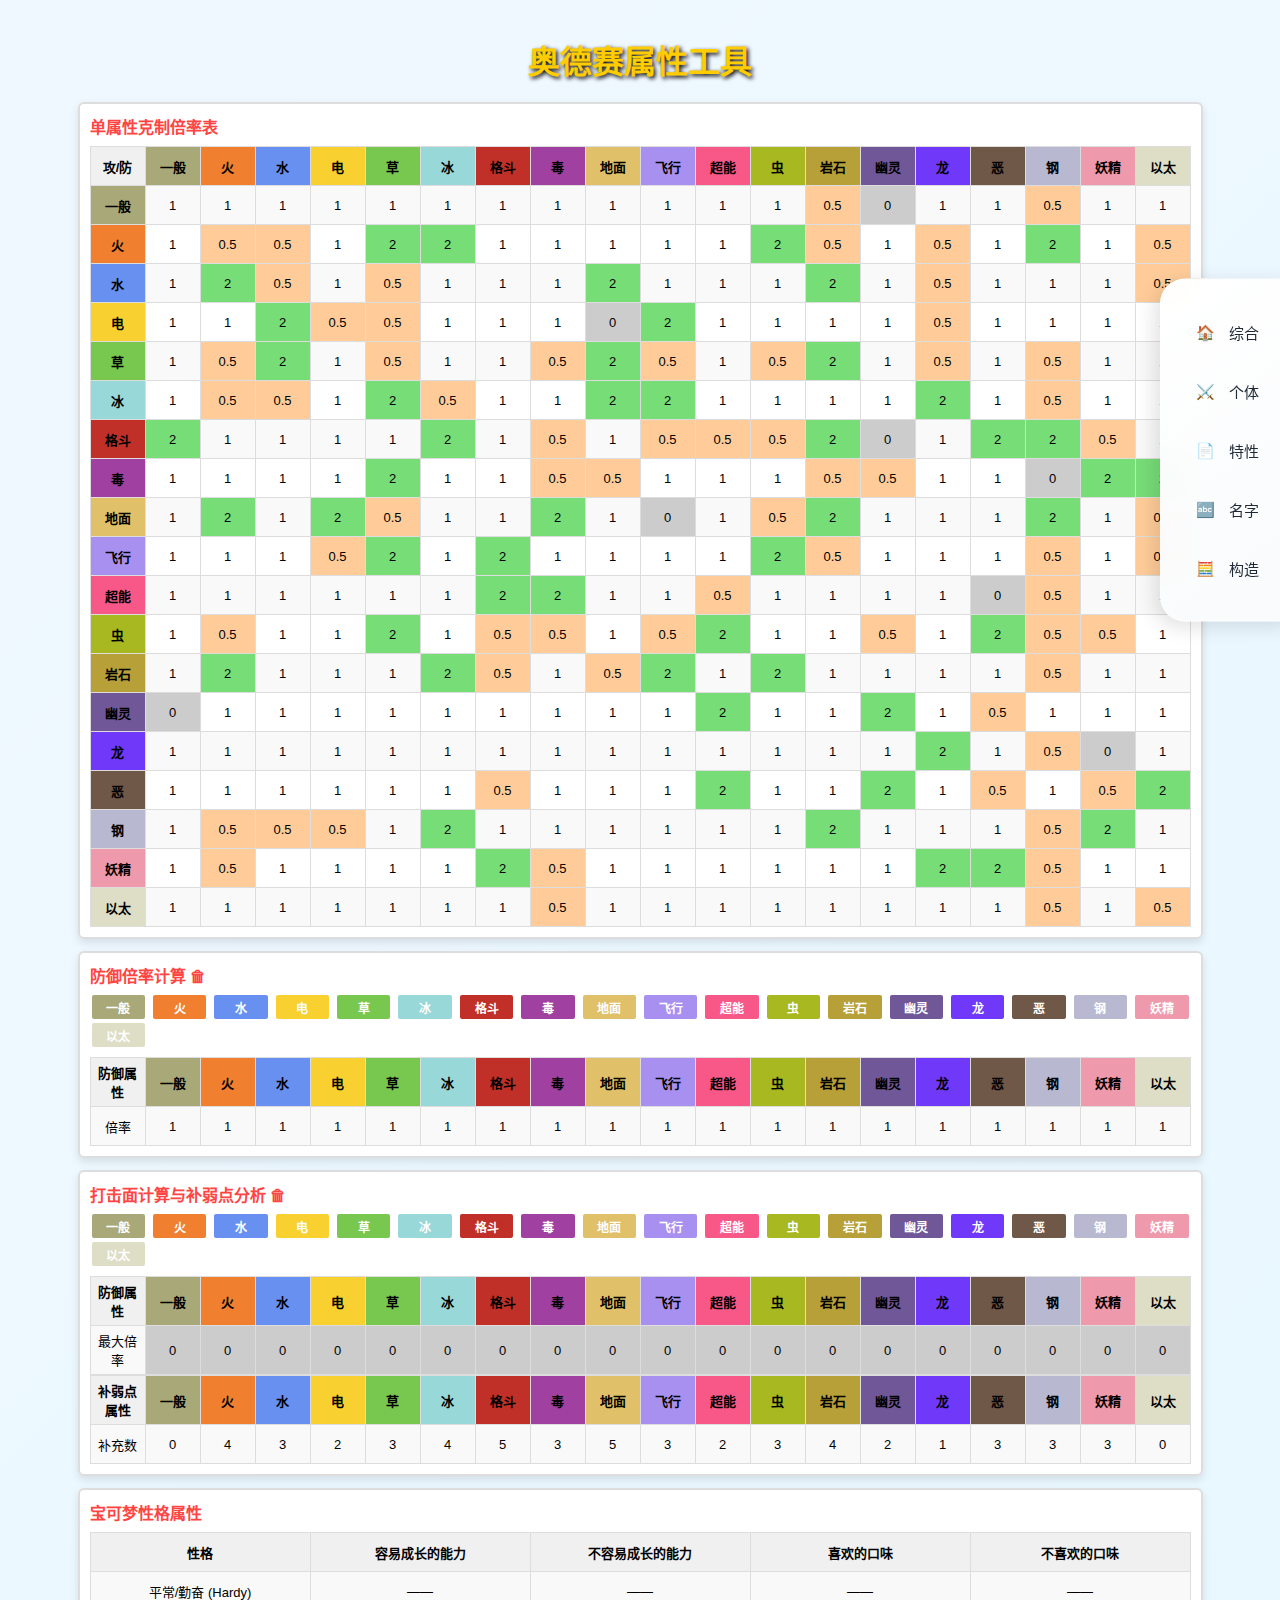
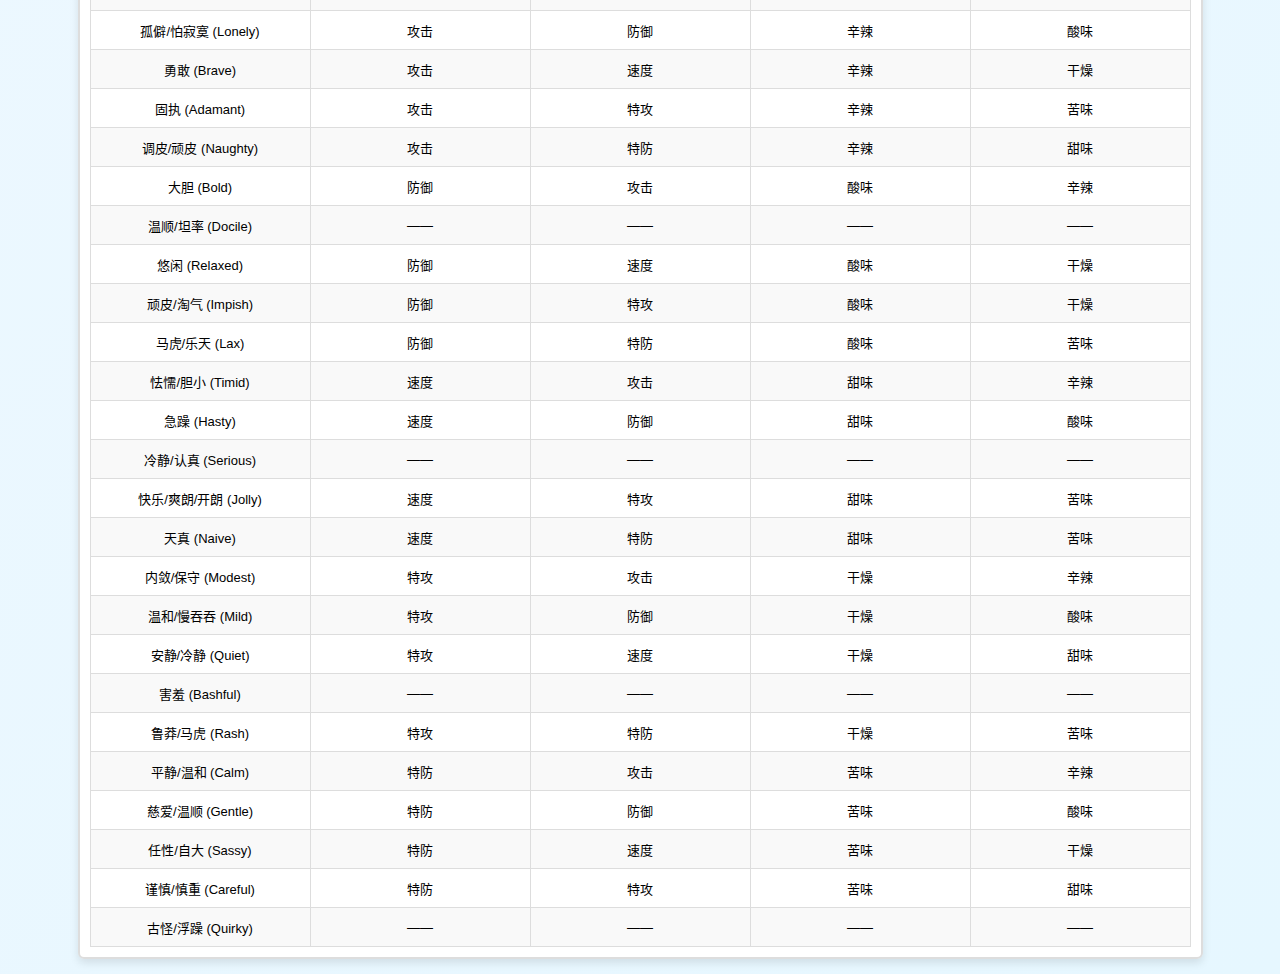
<file: odyssey.html>
<!DOCTYPE html>
<html lang="zh-CN">

<head>
    <meta charset="UTF-8">
    <meta name="viewport" content="width=device-width, initial-scale=1.0">
    <title>奥德赛属性工具</title>
	<!-- 只需这3行 -->
	<link rel="stylesheet" href="nav.css">
	<link rel="icon" type="image/svg+xml" href="favicon.svg">
	<script src="nav-config.js?v=3"></script>
	<script src="nav.js"></script>
    <style>
        /* 整体样式 */
        body {
            font-family: 'PingFang SC', 'Microsoft YaHei', Arial, sans-serif;
            margin: 0;
            padding: 15px;
            background: linear-gradient(135deg, #f0f8ff, #e6f7ff);
        }

        h1 {
            text-align: center;
            color: #ffcc00;
            text-shadow: 2px 2px 4px #000;
            margin-bottom: 20px;
        }

        /* 容器样式 */
        .container {
            width: 90%;
            max-width: 1200px;
            margin: 0 auto;
            display: grid;
            gap: 12px;
        }

        /* 模块样式 */
        .module {
            background-color: rgba(255, 255, 255, 0.98);
            border: 2px solid #ddd;
            border-radius: 6px;
            padding: 10px;
            box-shadow: 0 4px 8px rgba(0, 0, 0, 0.1);
            transition: box-shadow 0.3s ease;
        }

        .module:hover {
            box-shadow: 0 6px 12px rgba(0, 0, 0, 0.15);
        }

        .module h2 {
            margin: 0 0 8px 0;
            color: #ff4444;
            cursor: pointer;
            font-size: 16px;
            display: flex;
            align-items: center;
            gap: 8px;
        }

        .module h2:hover {
            color: #ff6666;
            text-decoration: underline;
        }

        /* 按钮组样式 */
        .button-group {
            display: grid;
            grid-template-columns: repeat(18, 1fr);
            gap: 4px;
            margin-bottom: 10px;
        }

        .button-group button {
            display: flex;
            align-items: center;
            justify-content: center;
            padding: 4px;
            border: 2px solid transparent;
            border-radius: 2px;
            cursor: pointer;
            font-size: 12px;
            font-weight: bold;
            color: white;
            min-width: 46px;
            height: 24px;
            position: relative;
            margin: 0 2px;
            transition: transform 0.2s ease, box-shadow 0.2s ease;
        }

        .button-group button:hover {
            transform: scale(1.05);
            box-shadow: 0 4px 8px rgba(0, 0, 0, 0.2);
        }

        .button-group button.selected {
            border: 2px solid #000 !important;
            box-shadow: 0 0 2px rgba(0, 0, 0, 0.2);
            z-index: 1;
            transform: scale(1);
            /* 确保选中后不会偏移 */
        }

        .button-group button.selected::after {
            content: attr(data-selected-index);
            position: absolute;
            top: -1px;
            right: -1px;
            background: #000;
            color: #fff;
            width: 14px;
            height: 14px;
            border-radius: 50%;
            font-size: 9px;
            display: flex;
            align-items: center;
            justify-content: center;
        }

        /* 表格样式 */
        table {
            width: 100%;
            border-collapse: collapse;
            table-layout: fixed;
        }

        th,
        td {
            padding: 5px;
            text-align: center;
            border: 1px solid #ddd;
            min-width: 45px;
            height: 28px;
            font-size: 13px;
        }

        th {
            background-color: #f0f0f0;
            cursor: pointer;
        }

        tr:nth-child(even) {
            background-color: #f9f9f9;
        }

        tr:hover {
            background-color: #f0f0f0;
        }

        /* 属性颜色 */
        .normal {
            background-color: #a8a878;
        }

        .fire {
            background-color: #f08030;
        }

        .water {
            background-color: #6890f0;
        }

        .electric {
            background-color: #f8d030;
        }

        .grass {
            background-color: #78c850;
        }

        .ice {
            background-color: #98d8d8;
        }

        .fighting {
            background-color: #c03028;
        }

        .poison {
            background-color: #a040a0;
        }

        .ground {
            background-color: #e0c068;
        }

        .flying {
            background-color: #a890f0;
        }

        .psychic {
            background-color: #f85888;
        }

        .bug {
            background-color: #a8b820;
        }

        .rock {
            background-color: #b8a038;
        }

        .ghost {
            background-color: #705898;
        }

        .dragon {
            background-color: #7038f8;
        }

        .dark {
            background-color: #705848;
        }

        .steel {
            background-color: #b8b8d0;
        }

        .fairy {
            background-color: #ee99ac;
        }
		
		.aether {
            background-color: #dedec6;
        }

        /* 倍率背景色 */
        .effective-2 {
            background-color: #77dd77;
        }

        .effective-1 {
            background-color: transparent;
        }

        .effective-0_5 {
            background-color: #ffcc99;
        }

        /* 淡橙色 */
        .effective-0_25 {
            background-color: #cc0000;
            color: #fff;
        }

        /* 深红色 */
        .effective-0 {
            background-color: #cccccc;
        }

        .effective-4 {
            background-color: #77ff77;
        }

        /* 亮绿色 */

        /* 响应式设计 */
        @media (max-width: 768px) {
            .container {
                width: 100%;
                padding: 0 10px;
            }

            .button-group {
                grid-template-columns: repeat(9, 1fr);
            }

            .button-group button {
                min-width: 40px;
                font-size: 10px;
            }

            table {
                display: block;
                overflow-x: auto;
            }
        }

        /* 动画 */
        @keyframes fadeIn {
            from {
                opacity: 0;
            }

            to {
                opacity: 1;
            }
        }

        td {
            animation: fadeIn 0.3s ease-in-out;
        }

        td[title] {
            position: relative;
            cursor: pointer;
        }

        td[title]:hover::after {
            content: attr(title);
            position: absolute;
            top: 100%;
            left: 50%;
            transform: translateX(-50%);
            background-color: #333;
            color: #fff;
            padding: 5px;
            border-radius: 4px;
            font-size: 12px;
            white-space: nowrap;
            z-index: 10;
        }

        1
    </style>
</head>

<body>
    <h1>奥德赛属性工具</h1>
    <div class="container">
        <!-- 模块1：宝可梦攻防倍率表 -->
        <div class="module">
            <h2>单属性克制倍率表</h2>
            <table id="typeChart"></table>
        </div>

        <!-- 模块2：防御倍率计算（点击标题清空已选属性） -->
        <div class="module">
            <h2 onclick="clearDefense()">防御倍率计算 🗑</h2>
            <div class="button-group" id="defenseButtons"></div>
            <table id="defenseResult"></table>
        </div>

        <!-- 模块3：攻击性能与补弱点分析（点击标题清空已选属性） -->
        <div class="module">
            <h2 onclick="clearAttack()">打击面计算与补弱点分析 🗑</h2>
            <div class="button-group" id="attackButtons"></div>
            <table id="attackResult"></table>
            <table id="coverageResult"></table>
        </div>

        <!-- 模块4：宝可梦性格属性 -->
        <div class="module">
            <h2>宝可梦性格属性</h2>
            <table id="natureTable"></table>
        </div>
    </div>

    <script>
        // 模块1-3相关代码（同之前版本）
        const typeChart = {
            normal: [1, 1, 1, 1, 1, 1, 1, 1, 1, 1, 1, 1, 0.5, 0, 1, 1, 0.5, 1, 1],
            fire: [1, 0.5, 0.5, 1, 2, 2, 1, 1, 1, 1, 1, 2, 0.5, 1, 0.5, 1, 2, 1, 0.5],
            water: [1, 2, 0.5, 1, 0.5, 1, 1, 1, 2, 1, 1, 1, 2, 1, 0.5, 1, 1, 1, 0.5],
            electric: [1, 1, 2, 0.5, 0.5, 1, 1, 1, 0, 2, 1, 1, 1, 1, 0.5, 1, 1, 1, 1],
            grass: [1, 0.5, 2, 1, 0.5, 1, 1, 0.5, 2, 0.5, 1, 0.5, 2, 1, 0.5, 1, 0.5, 1, 1],
            ice: [1, 0.5, 0.5, 1, 2, 0.5, 1, 1, 2, 2, 1, 1, 1, 1, 2, 1, 0.5, 1, 1],
            fighting: [2, 1, 1, 1, 1, 2, 1, 0.5, 1, 0.5, 0.5, 0.5, 2, 0, 1, 2, 2, 0.5, 1],
            poison: [1, 1, 1, 1, 2, 1, 1, 0.5, 0.5, 1, 1, 1, 0.5, 0.5, 1, 1, 0, 2, 2],
            ground: [1, 2, 1, 2, 0.5, 1, 1, 2, 1, 0, 1, 0.5, 2, 1, 1, 1, 2, 1, 0.5],
            flying: [1, 1, 1, 0.5, 2, 1, 2, 1, 1, 1, 1, 2, 0.5, 1, 1, 1, 0.5, 1, 0.5],
            psychic: [1, 1, 1, 1, 1, 1, 2, 2, 1, 1, 0.5, 1, 1, 1, 1, 0, 0.5, 1, 1],
            bug: [1, 0.5, 1, 1, 2, 1, 0.5, 0.5, 1, 0.5, 2, 1, 1, 0.5, 1, 2, 0.5, 0.5, 1],
            rock: [1, 2, 1, 1, 1, 2, 0.5, 1, 0.5, 2, 1, 2, 1, 1, 1, 1, 0.5, 1, 1],
            ghost: [0, 1, 1, 1, 1, 1, 1, 1, 1, 1, 2, 1, 1, 2, 1, 0.5, 1, 1, 1],
            dragon: [1, 1, 1, 1, 1, 1, 1, 1, 1, 1, 1, 1, 1, 1, 2, 1, 0.5, 0, 1],
            dark: [1, 1, 1, 1, 1, 1, 0.5, 1, 1, 1, 2, 1, 1, 2, 1, 0.5, 1, 0.5, 2],
            steel: [1, 0.5, 0.5, 0.5, 1, 2, 1, 1, 1, 1, 1, 1, 2, 1, 1, 1, 0.5, 2, 1],
            fairy: [1, 0.5, 1, 1, 1, 1, 2, 0.5, 1, 1, 1, 1, 1, 1, 2, 2, 0.5, 1, 1],
			aether: [1, 1, 1, 1, 1, 1, 1, 0.5, 1, 1, 1, 1, 1, 1, 1, 1, 0.5, 1,0.5]
        };
        const types = ["normal", "fire", "water", "electric", "grass", "ice", "fighting", "poison", "ground", "flying", "psychic", "bug", "rock", "ghost", "dragon", "dark", "steel", "fairy","aether"];
        const typeNames = {
            normal: "一般",
            fire: "火",
            water: "水",
            electric: "电",
            grass: "草",
            ice: "冰",
            fighting: "格斗",
            poison: "毒",
            ground: "地面",
            flying: "飞行",
            psychic: "超能",
            bug: "虫",
            rock: "岩石",
            ghost: "幽灵",
            dragon: "龙",
            dark: "恶",
            steel: "钢",
            fairy: "妖精",
			aether:"以太"
        };

        let selectedDefenseTypes = [],
            selectedAttackTypes = [];

        // 辅助函数：格式化倍率数值，保留最多两位小数（去除多余0）
        function formatEff(eff) {
            let s = eff.toFixed(2);
            s = s.replace(/\.?0+$/, '');
            return s;
        }

        // 模块1：生成攻防倍率表
        function initTypeChart() {
            const table = document.getElementById('typeChart');
            let html = '<tr><th>攻/防</th>';
            types.forEach(t => html += `<th class="${t}">${typeNames[t]}</th>`);
            html += '</tr>';
            types.forEach(attacker => {
                html += `<tr><th class="${attacker}">${typeNames[attacker]}</th>`;
                types.forEach(defender => {
                    const eff = typeChart[attacker][types.indexOf(defender)];
                    let cls = (eff === 0.5) ? '0_5' : eff;
                    if (eff === 0.25) cls = '0_25';
                    html += `<td class="effective-${cls}">${formatEff(eff)}</td>`;
                });
                html += '</tr>';
            });
            table.innerHTML = html;
        }

        // 模块2：防御倍率计算
        function initDefenseModule() {
            const group = document.getElementById('defenseButtons');
            group.innerHTML = '';
            types.forEach(t => {
                const btn = document.createElement('button');
                btn.dataset.type = t;
                btn.className = t;
                btn.textContent = typeNames[t];
                btn.onclick = () => toggleDefense(t);
                group.appendChild(btn);
            });
            updateDefense();
        }

        function clearDefense() {
            selectedDefenseTypes = [];
            updateDefense();
        }

        function toggleDefense(type) {
            const idx = selectedDefenseTypes.indexOf(type);
            if (idx > -1) {
                selectedDefenseTypes.splice(idx, 1);
            } else {
                if (selectedDefenseTypes.length >= 2) selectedDefenseTypes.shift();
                selectedDefenseTypes.push(type);
            }
            updateDefense();
        }

        function updateDefense() {
            document.querySelectorAll('#defenseButtons button').forEach(btn => {
                const btnType = btn.dataset.type;
                const idx = selectedDefenseTypes.indexOf(btnType);
                btn.classList.toggle('selected', idx > -1);
                btn.dataset.selectedIndex = idx > -1 ? (idx + 1) : '';
            });

            const table = document.getElementById('defenseResult');
            let html = '<tr><th>防御属性</th>';
            types.forEach(t => html += `<th class="${t}">${typeNames[t]}</th>`);
            html += '</tr>';
            html += '<tr><td>倍率</td>';
            types.forEach(t => {
                let eff = 1;
                selectedDefenseTypes.forEach(d => {
                    eff *= typeChart[t][types.indexOf(d)];
                });
                let cls = (eff === 0.5) ? '0_5' : eff;
                if (eff === 0.25) cls = '0_25';
                if (eff === 4) cls = '4'; // 新增
                html += `<td class="effective-${cls}">${formatEff(eff)}</td>`;
            });
            html += '</tr>';
            table.innerHTML = html;
        }

        // 模块3：攻击性能与补弱点分析
        function initAttackModule() {
            const group = document.getElementById('attackButtons');
            group.innerHTML = '';
            types.forEach(t => {
                const btn = document.createElement('button');
                btn.dataset.type = t;
                btn.className = t;
                btn.textContent = typeNames[t];
                btn.onclick = () => toggleAttack(t);
                group.appendChild(btn);
            });
            updateAttack();
        }

        function clearAttack() {
            selectedAttackTypes = [];
            updateAttack();
        }

        function toggleAttack(type) {
            const idx = selectedAttackTypes.indexOf(type);
            if (idx > -1) {
                selectedAttackTypes.splice(idx, 1);
            } else {
                if (selectedAttackTypes.length >= 3) selectedAttackTypes.shift();
                selectedAttackTypes.push(type);
            }
            updateAttack();
        }

        function updateAttack() {
            document.querySelectorAll('#attackButtons button').forEach(btn => {
                const btnType = btn.dataset.type;
                const idx = selectedAttackTypes.indexOf(btnType);
                btn.classList.toggle('selected', idx > -1);
                btn.dataset.selectedIndex = idx > -1 ? (idx + 1) : '';
            });

            const attackTable = document.getElementById('attackResult');
            let html = '<tr><th>防御属性</th>';
            types.forEach(t => html += `<th class="${t}">${typeNames[t]}</th>`);
            html += '</tr>';
            html += '<tr><td>最大倍率</td>';
            types.forEach(t => {
                let max = 0;
                selectedAttackTypes.forEach(a => {
                    const eff = typeChart[a][types.indexOf(t)];
                    if (eff > max) max = eff;
                });
                let cls = (max === 0.5) ? '0_5' : max;
                if (max === 0.25) cls = '0_25';
                if (max === 4) cls = '4'; // 新增
                html += `<td class="effective-${cls}">${formatEff(max)}</td>`;
            });
            html += '</tr>';
            attackTable.innerHTML = html;

            const coverageTable = document.getElementById('coverageResult');
            html = '<tr><th>补弱点属性</th>';
            types.forEach(t => html += `<th class="${t}">${typeNames[t]}</th>`);
            html += '</tr>';
            html += '<tr><td>补充数</td>';
            types.forEach(t => {
                let count = 0;
                let coverageList = []; // 存储补充的打击面属性
                types.forEach(d => {
                    let current = 0;
                    selectedAttackTypes.forEach(a => {
                        const eff = typeChart[a][types.indexOf(d)];
                        if (eff > current) current = eff;
                    });
                    const newEff = typeChart[t][types.indexOf(d)];
                    if (current < 2 && newEff === 2) {
                        count++;
                        coverageList.push(typeNames[d]); // 记录补充的打击面属性
                    }
                });
                html += `<td title="${coverageList.join(', ')}">${count}</td>`; // 添加 title 属性
            });
            html += '</tr>';
            coverageTable.innerHTML = html;
        }

        // 模块4：宝可梦性格属性数据及生成表格
        const natures = [{
                chinese: "平常/勤奋",
                english: "Hardy",
                inc: "——",
                dec: "——",
                like: "——",
                dislike: "——"
            },
            {
                chinese: "孤僻/怕寂寞",
                english: "Lonely",
                inc: "攻击",
                dec: "防御",
                like: "辛辣",
                dislike: "酸味"
            },
            {
                chinese: "勇敢",
                english: "Brave",
                inc: "攻击",
                dec: "速度",
                like: "辛辣",
                dislike: "干燥"
            },
            {
                chinese: "固执",
                english: "Adamant",
                inc: "攻击",
                dec: "特攻",
                like: "辛辣",
                dislike: "苦味"
            },
            {
                chinese: "调皮/顽皮",
                english: "Naughty",
                inc: "攻击",
                dec: "特防",
                like: "辛辣",
                dislike: "甜味"
            },
            {
                chinese: "大胆",
                english: "Bold",
                inc: "防御",
                dec: "攻击",
                like: "酸味",
                dislike: "辛辣"
            },
            {
                chinese: "温顺/坦率",
                english: "Docile",
                inc: "——",
                dec: "——",
                like: "——",
                dislike: "——"
            },
            {
                chinese: "悠闲",
                english: "Relaxed",
                inc: "防御",
                dec: "速度",
                like: "酸味",
                dislike: "干燥"
            },
            {
                chinese: "顽皮/淘气",
                english: "Impish",
                inc: "防御",
                dec: "特攻",
                like: "酸味",
                dislike: "干燥"
            },
            {
                chinese: "马虎/乐天",
                english: "Lax",
                inc: "防御",
                dec: "特防",
                like: "酸味",
                dislike: "苦味"
            },
            {
                chinese: "怯懦/胆小",
                english: "Timid",
                inc: "速度",
                dec: "攻击",
                like: "甜味",
                dislike: "辛辣"
            },
            {
                chinese: "急躁",
                english: "Hasty",
                inc: "速度",
                dec: "防御",
                like: "甜味",
                dislike: "酸味"
            },
            {
                chinese: "冷静/认真",
                english: "Serious",
                inc: "——",
                dec: "——",
                like: "——",
                dislike: "——"
            },
            {
                chinese: "快乐/爽朗/开朗",
                english: "Jolly",
                inc: "速度",
                dec: "特攻",
                like: "甜味",
                dislike: "苦味"
            },
            {
                chinese: "天真",
                english: "Naive",
                inc: "速度",
                dec: "特防",
                like: "甜味",
                dislike: "苦味"
            },
            {
                chinese: "内敛/保守",
                english: "Modest",
                inc: "特攻",
                dec: "攻击",
                like: "干燥",
                dislike: "辛辣"
            },
            {
                chinese: "温和/慢吞吞",
                english: "Mild",
                inc: "特攻",
                dec: "防御",
                like: "干燥",
                dislike: "酸味"
            },
            {
                chinese: "安静/冷静",
                english: "Quiet",
                inc: "特攻",
                dec: "速度",
                like: "干燥",
                dislike: "甜味"
            },
            {
                chinese: "害羞",
                english: "Bashful",
                inc: "——",
                dec: "——",
                like: "——",
                dislike: "——"
            },
            {
                chinese: "鲁莽/马虎",
                english: "Rash",
                inc: "特攻",
                dec: "特防",
                like: "干燥",
                dislike: "苦味"
            },
            {
                chinese: "平静/温和",
                english: "Calm",
                inc: "特防",
                dec: "攻击",
                like: "苦味",
                dislike: "辛辣"
            },
            {
                chinese: "慈爱/温顺",
                english: "Gentle",
                inc: "特防",
                dec: "防御",
                like: "苦味",
                dislike: "酸味"
            },
            {
                chinese: "任性/自大",
                english: "Sassy",
                inc: "特防",
                dec: "速度",
                like: "苦味",
                dislike: "干燥"
            },
            {
                chinese: "谨慎/慎重",
                english: "Careful",
                inc: "特防",
                dec: "特攻",
                like: "苦味",
                dislike: "甜味"
            },
            {
                chinese: "古怪/浮躁",
                english: "Quirky",
                inc: "——",
                dec: "——",
                like: "——",
                dislike: "——"
            }
        ];

        // 生成宝可梦性格属性表格
        function initNatureModule() {
            const natureTable = document.getElementById('natureTable');
            let html = '<tr><th>性格</th><th>容易成长的能力</th><th>不容易成长的能力</th><th>喜欢的口味</th><th>不喜欢的口味</th></tr>';
            natures.forEach(nature => {
                html += `<tr>
          <td>${nature.chinese} (${nature.english})</td>
          <td>${nature.inc === "——" ? "——" : nature.inc}</td>
          <td>${nature.dec === "——" ? "——" : nature.dec}</td>
          <td>${nature.like === "——" ? "——" : nature.like}</td>
          <td>${nature.dislike === "——" ? "——" : nature.dislike}</td>
        </tr>`;
            });
            natureTable.innerHTML = html;
        }

        // 初始化各模块
        initTypeChart();
        initDefenseModule();
        initAttackModule();
        initNatureModule();
    </script>
</body>

</html>
</file>
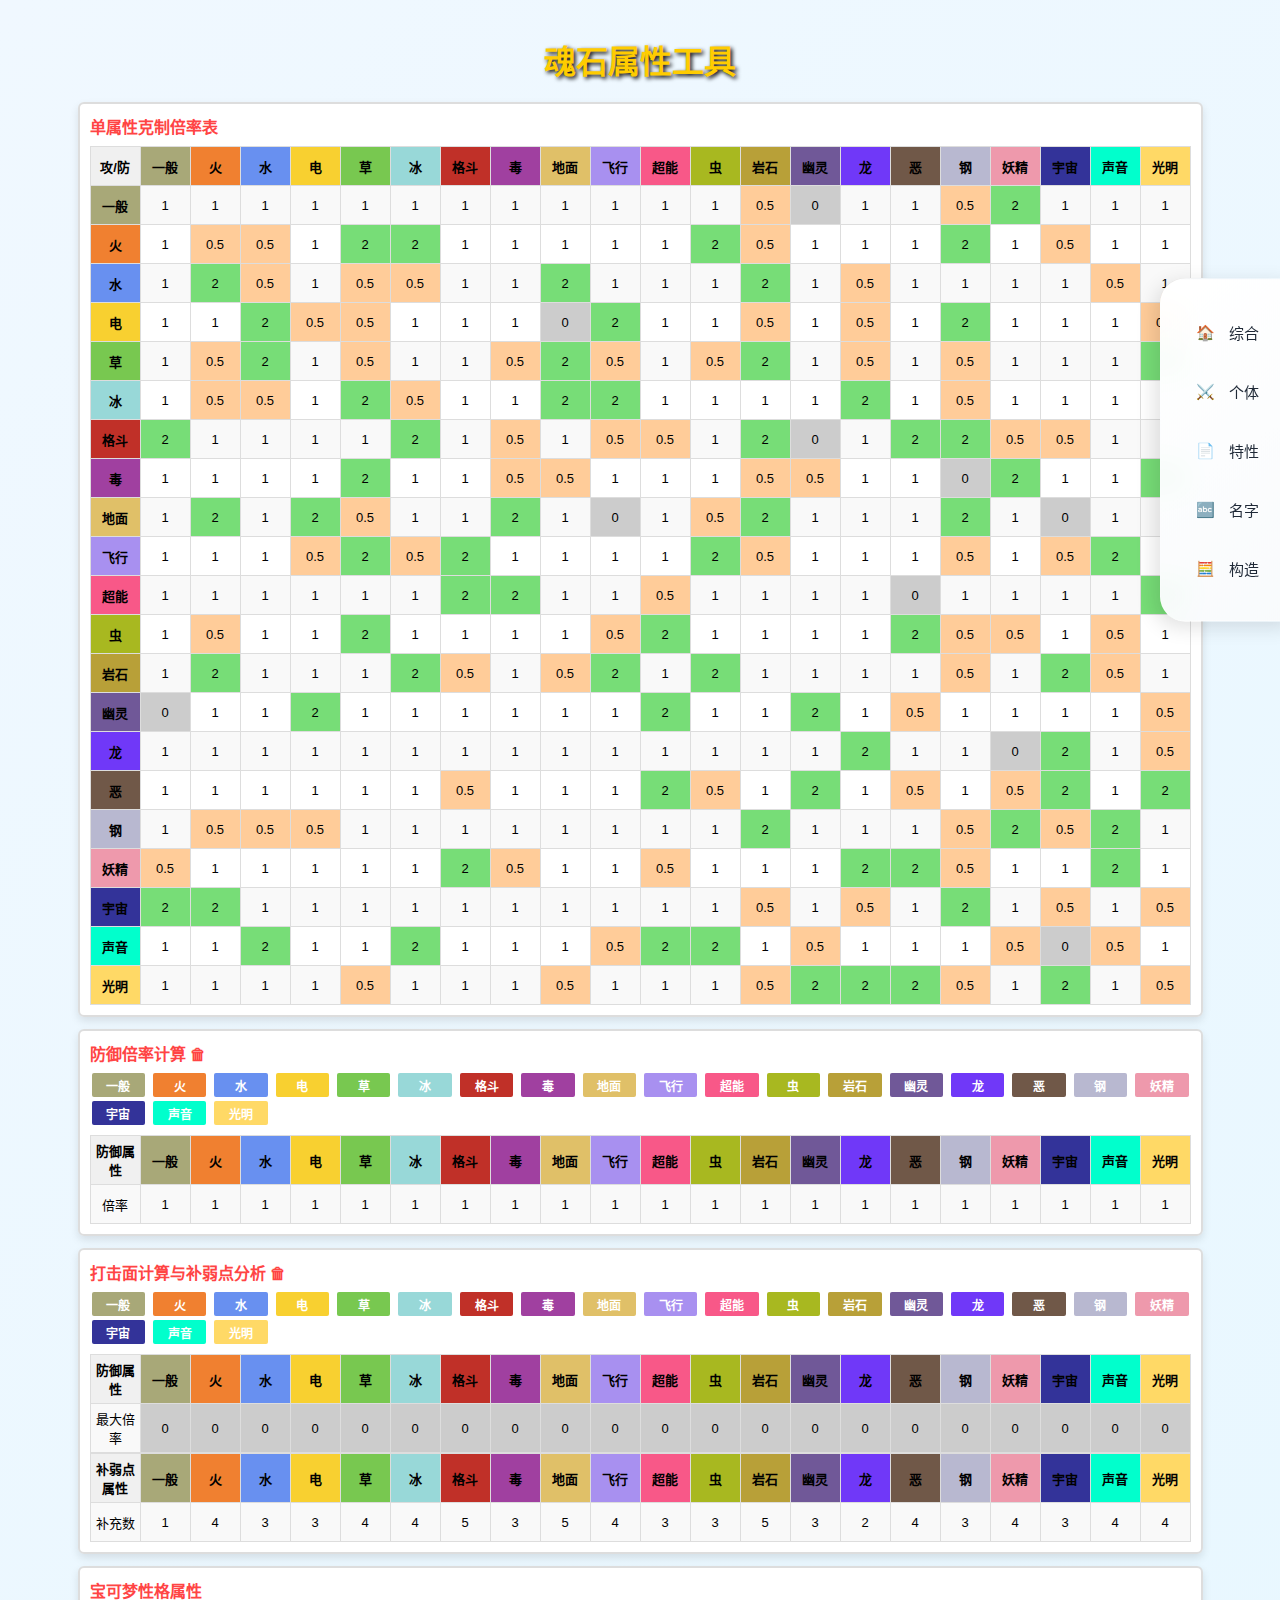
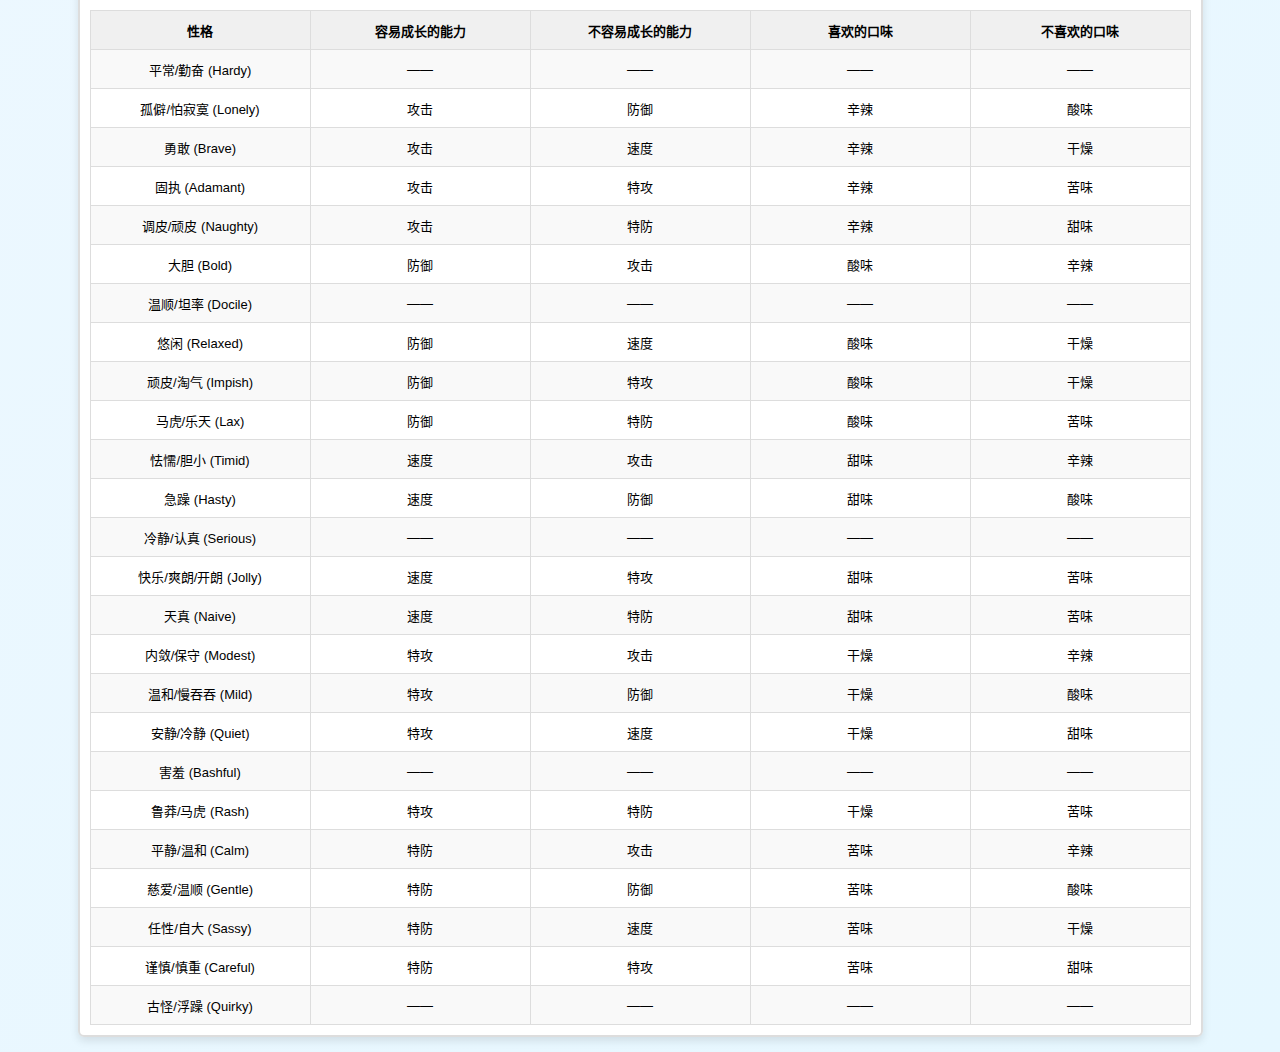
<file: soulstones.html>
<!DOCTYPE html>
<html lang="zh-CN">

<head>
    <meta charset="UTF-8">
    <meta name="viewport" content="width=device-width, initial-scale=1.0">
    <title>宝可梦灵魂石2时间守护者</title>
	<!-- 只需这3行 -->
	<link rel="stylesheet" href="nav.css">
	<script src="nav-config.js?v=3"></script>
	<script src="nav.js"></script>
    <style>
        /* 整体样式 */
        body {
            font-family: 'PingFang SC', 'Microsoft YaHei', Arial, sans-serif;
            margin: 0;
            padding: 15px;
            background: linear-gradient(135deg, #f0f8ff, #e6f7ff);
        }

        h1 {
            text-align: center;
            color: #ffcc00;
            text-shadow: 2px 2px 4px #000;
            margin-bottom: 20px;
        }

        /* 容器样式 */
        .container {
            width: 90%;
            max-width: 1200px;
            margin: 0 auto;
            display: grid;
            gap: 12px;
        }

        /* 模块样式 */
        .module {
            background-color: rgba(255, 255, 255, 0.98);
            border: 2px solid #ddd;
            border-radius: 6px;
            padding: 10px;
            box-shadow: 0 4px 8px rgba(0, 0, 0, 0.1);
            transition: box-shadow 0.3s ease;
        }

        .module:hover {
            box-shadow: 0 6px 12px rgba(0, 0, 0, 0.15);
        }

        .module h2 {
            margin: 0 0 8px 0;
            color: #ff4444;
            cursor: pointer;
            font-size: 16px;
            display: flex;
            align-items: center;
            gap: 8px;
        }

        .module h2:hover {
            color: #ff6666;
            text-decoration: underline;
        }

        /* 按钮组样式 */
        .button-group {
            display: grid;
            grid-template-columns: repeat(18, 1fr);
            gap: 4px;
            margin-bottom: 10px;
        }

        .button-group button {
            display: flex;
            align-items: center;
            justify-content: center;
            padding: 4px;
            border: 2px solid transparent;
            border-radius: 2px;
            cursor: pointer;
            font-size: 12px;
            font-weight: bold;
            color: white;
            min-width: 46px;
            height: 24px;
            position: relative;
            margin: 0 2px;
            transition: transform 0.2s ease, box-shadow 0.2s ease;
        }

        .button-group button:hover {
            transform: scale(1.05);
            box-shadow: 0 4px 8px rgba(0, 0, 0, 0.2);
        }

        .button-group button.selected {
            border: 2px solid #000 !important;
            box-shadow: 0 0 2px rgba(0, 0, 0, 0.2);
            z-index: 1;
            transform: scale(1);
            /* 确保选中后不会偏移 */
        }

        .button-group button.selected::after {
            content: attr(data-selected-index);
            position: absolute;
            top: -1px;
            right: -1px;
            background: #000;
            color: #fff;
            width: 14px;
            height: 14px;
            border-radius: 50%;
            font-size: 9px;
            display: flex;
            align-items: center;
            justify-content: center;
        }

        /* 表格样式 */
        table {
            width: 100%;
            border-collapse: collapse;
            table-layout: fixed;
        }

        th,
        td {
            padding: 5px;
            text-align: center;
            border: 1px solid #ddd;
            min-width: 45px;
            height: 28px;
            font-size: 13px;
        }

        th {
            background-color: #f0f0f0;
            cursor: pointer;
        }

        tr:nth-child(even) {
            background-color: #f9f9f9;
        }

        tr:hover {
            background-color: #f0f0f0;
        }

        /* 属性颜色 */
        .normal {
            background-color: #a8a878;
        }

        .fire {
            background-color: #f08030;
        }

        .water {
            background-color: #6890f0;
        }

        .electric {
            background-color: #f8d030;
        }

        .grass {
            background-color: #78c850;
        }

        .ice {
            background-color: #98d8d8;
        }

        .fighting {
            background-color: #c03028;
        }

        .poison {
            background-color: #a040a0;
        }

        .ground {
            background-color: #e0c068;
        }

        .flying {
            background-color: #a890f0;
        }

        .psychic {
            background-color: #f85888;
        }

        .bug {
            background-color: #a8b820;
        }

        .rock {
            background-color: #b8a038;
        }

        .ghost {
            background-color: #705898;
        }

        .dragon {
            background-color: #7038f8;
        }

        .dark {
            background-color: #705848;
        }

        .steel {
            background-color: #b8b8d0;
        }

        .fairy {
            background-color: #ee99ac;
        }
		.cosmos{
			background-color: #333399;
		}
		.sound{
			background-color: #01ffcc;
		}
		.light{
			background-color: #ffd966;
		}

        /* 倍率背景色 */
        .effective-2 {
            background-color: #77dd77;
        }

        .effective-1 {
            background-color: transparent;
        }

        .effective-0_5 {
            background-color: #ffcc99;
        }

        /* 淡橙色 */
        .effective-0_25 {
            background-color: #cc0000;
            color: #fff;
        }

        /* 深红色 */
        .effective-0 {
            background-color: #cccccc;
        }

        .effective-4 {
            background-color: #77ff77;
        }

        /* 亮绿色 */

        /* 响应式设计 */
        @media (max-width: 768px) {
            .container {
                width: 100%;
                padding: 0 10px;
            }

            .button-group {
                grid-template-columns: repeat(9, 1fr);
            }

            .button-group button {
                min-width: 40px;
                font-size: 10px;
            }

            table {
                display: block;
                overflow-x: auto;
            }
        }

        /* 动画 */
        @keyframes fadeIn {
            from {
                opacity: 0;
            }

            to {
                opacity: 1;
            }
        }

        td {
            animation: fadeIn 0.3s ease-in-out;
        }

        td[title] {
            position: relative;
            cursor: pointer;
        }

        td[title]:hover::after {
            content: attr(title);
            position: absolute;
            top: 100%;
            left: 50%;
            transform: translateX(-50%);
            background-color: #333;
            color: #fff;
            padding: 5px;
            border-radius: 4px;
            font-size: 12px;
            white-space: nowrap;
            z-index: 10;
        }

        1
    </style>
</head>

<body>
    <h1>魂石属性工具</h1>
    <div class="container">
        <!-- 模块1：宝可梦攻防倍率表 -->
        <div class="module">
            <h2>单属性克制倍率表</h2>
            <table id="typeChart"></table>
        </div>

        <!-- 模块2：防御倍率计算（点击标题清空已选属性） -->
        <div class="module">
            <h2 onclick="clearDefense()">防御倍率计算 🗑</h2>
            <div class="button-group" id="defenseButtons"></div>
            <table id="defenseResult"></table>
        </div>

        <!-- 模块3：攻击性能与补弱点分析（点击标题清空已选属性） -->
        <div class="module">
            <h2 onclick="clearAttack()">打击面计算与补弱点分析 🗑</h2>
            <div class="button-group" id="attackButtons"></div>
            <table id="attackResult"></table>
            <table id="coverageResult"></table>
        </div>

        <!-- 模块4：宝可梦性格属性 -->
        <div class="module">
            <h2>宝可梦性格属性</h2>
            <table id="natureTable"></table>
        </div>
    </div>

    <script>
        // 模块1-3相关代码（同之前版本）
        const typeChart = {
            normal: [1, 1, 1, 1, 1, 1, 1, 1, 1, 1, 1, 1, 0.5, 0, 1, 1, 0.5, 2,1,1,1],
            fire: [1, 0.5, 0.5, 1, 2, 2, 1, 1, 1, 1, 1, 2, 0.5, 1, 1, 1, 2, 1,0.5,1,1],
            water: [1, 2, 0.5, 1, 0.5, 0.5, 1, 1, 2, 1, 1, 1, 2, 1, 0.5, 1, 1, 1,1,0.5,1],
            electric: [1, 1, 2, 0.5, 0.5, 1, 1, 1, 0, 2, 1, 1, 0.5, 1, 0.5, 1, 2, 1,1,1,0.5],
            grass: [1, 0.5, 2, 1, 0.5, 1, 1, 0.5, 2, 0.5, 1, 0.5, 2, 1, 0.5, 1, 0.5, 1,1,1,2],
            ice: [1, 0.5, 0.5, 1, 2, 0.5, 1, 1, 2, 2, 1, 1, 1, 1, 2, 1, 0.5, 1,1,1,1],
            fighting: [2, 1, 1, 1, 1, 2, 1, 0.5, 1, 0.5, 0.5, 1, 2, 0, 1, 2, 2, 0.5,0.5,1,1],
            poison: [1, 1, 1, 1, 2, 1, 1, 0.5, 0.5, 1, 1, 1, 0.5, 0.5, 1, 1, 0, 2,1,1,2],
            ground: [1, 2, 1, 2, 0.5, 1, 1, 2, 1, 0, 1, 0.5, 2, 1, 1, 1, 2, 1,0,1,1],
            flying: [1, 1, 1, 0.5, 2, 0.5, 2, 1, 1, 1, 1, 2, 0.5, 1, 1, 1, 0.5, 1,0.5,2,1],
            psychic: [1, 1, 1, 1, 1, 1, 2, 2, 1, 1, 0.5, 1, 1, 1, 1, 0, 1, 1,1,1,2],
            bug: [1, 0.5, 1, 1, 2, 1, 1, 1, 1, 0.5, 2, 1, 1, 1, 1, 2, 0.5, 0.5,1,0.5,1],
            rock: [1, 2, 1, 1, 1, 2, 0.5, 1, 0.5, 2, 1, 2, 1, 1, 1, 1, 0.5, 1,2,0.5,1],
            ghost: [0, 1, 1, 2, 1, 1, 1, 1, 1, 1, 2, 1, 1, 2, 1, 0.5, 1, 1,1,1,0.5],
            dragon: [1, 1, 1, 1, 1, 1, 1, 1, 1, 1, 1, 1, 1, 1, 2, 1, 1, 0,2,1,0.5],
            dark: [1, 1, 1, 1, 1, 1, 0.5, 1, 1, 1, 2, 0.5, 1, 2, 1, 0.5, 1, 0.5,2,1,2],
            steel: [1, 0.5, 0.5, 0.5, 1, 1, 1, 1, 1, 1, 1, 1, 2, 1, 1, 1, 0.5, 2,0.5,2,1],
            fairy: [0.5, 1, 1, 1, 1, 1, 2, 0.5, 1, 1, 0.5, 1, 1, 1, 2, 2, 0.5, 1,1,2,1],
            cosmos: [2, 2, 1, 1, 1, 1, 1, 1, 1, 1, 1, 1, 0.5, 1, 0.5, 1, 2, 1,0.5,1,0.5],
            sound: [1, 1, 2, 1, 1, 2, 1, 1, 1, 0.5, 2, 2, 1, 0.5, 1, 1, 1, 0.5,0,0.5,1],
            light: [1, 1, 1, 1, 0.5, 1, 1, 1, 0.5, 1, 1, 1, 0.5, 2, 2, 2, 0.5, 1,2,1,0.5]
        };
        const types = ["normal", "fire", "water", "electric", "grass", "ice", "fighting", "poison", "ground", "flying", "psychic", "bug", "rock", "ghost", "dragon", "dark", "steel", "fairy","cosmos","sound","light"];
        const typeNames = {
            normal: "一般",
            fire: "火",
            water: "水",
            electric: "电",
            grass: "草",
            ice: "冰",
            fighting: "格斗",
            poison: "毒",
            ground: "地面",
            flying: "飞行",
            psychic: "超能",
            bug: "虫",
            rock: "岩石",
            ghost: "幽灵",
            dragon: "龙",
            dark: "恶",
            steel: "钢",
            fairy: "妖精",
			cosmos:"宇宙",
			sound:"声音",
			light:"光明"
        };

        let selectedDefenseTypes = [],
            selectedAttackTypes = [];

        // 辅助函数：格式化倍率数值，保留最多两位小数（去除多余0）
        function formatEff(eff) {
            let s = eff.toFixed(2);
            s = s.replace(/\.?0+$/, '');
            return s;
        }

        // 模块1：生成攻防倍率表
        function initTypeChart() {
            const table = document.getElementById('typeChart');
            let html = '<tr><th>攻/防</th>';
            types.forEach(t => html += `<th class="${t}">${typeNames[t]}</th>`);
            html += '</tr>';
            types.forEach(attacker => {
                html += `<tr><th class="${attacker}">${typeNames[attacker]}</th>`;
                types.forEach(defender => {
                    const eff = typeChart[attacker][types.indexOf(defender)];
                    let cls = (eff === 0.5) ? '0_5' : eff;
                    if (eff === 0.25) cls = '0_25';
                    html += `<td class="effective-${cls}">${formatEff(eff)}</td>`;
                });
                html += '</tr>';
            });
            table.innerHTML = html;
        }

        // 模块2：防御倍率计算
        function initDefenseModule() {
            const group = document.getElementById('defenseButtons');
            group.innerHTML = '';
            types.forEach(t => {
                const btn = document.createElement('button');
                btn.dataset.type = t;
                btn.className = t;
                btn.textContent = typeNames[t];
                btn.onclick = () => toggleDefense(t);
                group.appendChild(btn);
            });
            updateDefense();
        }

        function clearDefense() {
            selectedDefenseTypes = [];
            updateDefense();
        }

        function toggleDefense(type) {
            const idx = selectedDefenseTypes.indexOf(type);
            if (idx > -1) {
                selectedDefenseTypes.splice(idx, 1);
            } else {
                if (selectedDefenseTypes.length >= 2) selectedDefenseTypes.shift();
                selectedDefenseTypes.push(type);
            }
            updateDefense();
        }

        function updateDefense() {
            document.querySelectorAll('#defenseButtons button').forEach(btn => {
                const btnType = btn.dataset.type;
                const idx = selectedDefenseTypes.indexOf(btnType);
                btn.classList.toggle('selected', idx > -1);
                btn.dataset.selectedIndex = idx > -1 ? (idx + 1) : '';
            });

            const table = document.getElementById('defenseResult');
            let html = '<tr><th>防御属性</th>';
            types.forEach(t => html += `<th class="${t}">${typeNames[t]}</th>`);
            html += '</tr>';
            html += '<tr><td>倍率</td>';
            types.forEach(t => {
                let eff = 1;
                selectedDefenseTypes.forEach(d => {
                    eff *= typeChart[t][types.indexOf(d)];
                });
                let cls = (eff === 0.5) ? '0_5' : eff;
                if (eff === 0.25) cls = '0_25';
                if (eff === 4) cls = '4'; // 新增
                html += `<td class="effective-${cls}">${formatEff(eff)}</td>`;
            });
            html += '</tr>';
            table.innerHTML = html;
        }

        // 模块3：攻击性能与补弱点分析
        function initAttackModule() {
            const group = document.getElementById('attackButtons');
            group.innerHTML = '';
            types.forEach(t => {
                const btn = document.createElement('button');
                btn.dataset.type = t;
                btn.className = t;
                btn.textContent = typeNames[t];
                btn.onclick = () => toggleAttack(t);
                group.appendChild(btn);
            });
            updateAttack();
        }

        function clearAttack() {
            selectedAttackTypes = [];
            updateAttack();
        }

        function toggleAttack(type) {
            const idx = selectedAttackTypes.indexOf(type);
            if (idx > -1) {
                selectedAttackTypes.splice(idx, 1);
            } else {
                if (selectedAttackTypes.length >= 3) selectedAttackTypes.shift();
                selectedAttackTypes.push(type);
            }
            updateAttack();
        }

        function updateAttack() {
            document.querySelectorAll('#attackButtons button').forEach(btn => {
                const btnType = btn.dataset.type;
                const idx = selectedAttackTypes.indexOf(btnType);
                btn.classList.toggle('selected', idx > -1);
                btn.dataset.selectedIndex = idx > -1 ? (idx + 1) : '';
            });

            const attackTable = document.getElementById('attackResult');
            let html = '<tr><th>防御属性</th>';
            types.forEach(t => html += `<th class="${t}">${typeNames[t]}</th>`);
            html += '</tr>';
            html += '<tr><td>最大倍率</td>';
            types.forEach(t => {
                let max = 0;
                selectedAttackTypes.forEach(a => {
                    const eff = typeChart[a][types.indexOf(t)];
                    if (eff > max) max = eff;
                });
                let cls = (max === 0.5) ? '0_5' : max;
                if (max === 0.25) cls = '0_25';
                if (max === 4) cls = '4'; // 新增
                html += `<td class="effective-${cls}">${formatEff(max)}</td>`;
            });
            html += '</tr>';
            attackTable.innerHTML = html;

            const coverageTable = document.getElementById('coverageResult');
            html = '<tr><th>补弱点属性</th>';
            types.forEach(t => html += `<th class="${t}">${typeNames[t]}</th>`);
            html += '</tr>';
            html += '<tr><td>补充数</td>';
            types.forEach(t => {
                let count = 0;
                let coverageList = []; // 存储补充的打击面属性
                types.forEach(d => {
                    let current = 0;
                    selectedAttackTypes.forEach(a => {
                        const eff = typeChart[a][types.indexOf(d)];
                        if (eff > current) current = eff;
                    });
                    const newEff = typeChart[t][types.indexOf(d)];
                    if (current < 2 && newEff === 2) {
                        count++;
                        coverageList.push(typeNames[d]); // 记录补充的打击面属性
                    }
                });
                html += `<td title="${coverageList.join(', ')}">${count}</td>`; // 添加 title 属性
            });
            html += '</tr>';
            coverageTable.innerHTML = html;
        }

        // 模块4：宝可梦性格属性数据及生成表格
        const natures = [{
                chinese: "平常/勤奋",
                english: "Hardy",
                inc: "——",
                dec: "——",
                like: "——",
                dislike: "——"
            },
            {
                chinese: "孤僻/怕寂寞",
                english: "Lonely",
                inc: "攻击",
                dec: "防御",
                like: "辛辣",
                dislike: "酸味"
            },
            {
                chinese: "勇敢",
                english: "Brave",
                inc: "攻击",
                dec: "速度",
                like: "辛辣",
                dislike: "干燥"
            },
            {
                chinese: "固执",
                english: "Adamant",
                inc: "攻击",
                dec: "特攻",
                like: "辛辣",
                dislike: "苦味"
            },
            {
                chinese: "调皮/顽皮",
                english: "Naughty",
                inc: "攻击",
                dec: "特防",
                like: "辛辣",
                dislike: "甜味"
            },
            {
                chinese: "大胆",
                english: "Bold",
                inc: "防御",
                dec: "攻击",
                like: "酸味",
                dislike: "辛辣"
            },
            {
                chinese: "温顺/坦率",
                english: "Docile",
                inc: "——",
                dec: "——",
                like: "——",
                dislike: "——"
            },
            {
                chinese: "悠闲",
                english: "Relaxed",
                inc: "防御",
                dec: "速度",
                like: "酸味",
                dislike: "干燥"
            },
            {
                chinese: "顽皮/淘气",
                english: "Impish",
                inc: "防御",
                dec: "特攻",
                like: "酸味",
                dislike: "干燥"
            },
            {
                chinese: "马虎/乐天",
                english: "Lax",
                inc: "防御",
                dec: "特防",
                like: "酸味",
                dislike: "苦味"
            },
            {
                chinese: "怯懦/胆小",
                english: "Timid",
                inc: "速度",
                dec: "攻击",
                like: "甜味",
                dislike: "辛辣"
            },
            {
                chinese: "急躁",
                english: "Hasty",
                inc: "速度",
                dec: "防御",
                like: "甜味",
                dislike: "酸味"
            },
            {
                chinese: "冷静/认真",
                english: "Serious",
                inc: "——",
                dec: "——",
                like: "——",
                dislike: "——"
            },
            {
                chinese: "快乐/爽朗/开朗",
                english: "Jolly",
                inc: "速度",
                dec: "特攻",
                like: "甜味",
                dislike: "苦味"
            },
            {
                chinese: "天真",
                english: "Naive",
                inc: "速度",
                dec: "特防",
                like: "甜味",
                dislike: "苦味"
            },
            {
                chinese: "内敛/保守",
                english: "Modest",
                inc: "特攻",
                dec: "攻击",
                like: "干燥",
                dislike: "辛辣"
            },
            {
                chinese: "温和/慢吞吞",
                english: "Mild",
                inc: "特攻",
                dec: "防御",
                like: "干燥",
                dislike: "酸味"
            },
            {
                chinese: "安静/冷静",
                english: "Quiet",
                inc: "特攻",
                dec: "速度",
                like: "干燥",
                dislike: "甜味"
            },
            {
                chinese: "害羞",
                english: "Bashful",
                inc: "——",
                dec: "——",
                like: "——",
                dislike: "——"
            },
            {
                chinese: "鲁莽/马虎",
                english: "Rash",
                inc: "特攻",
                dec: "特防",
                like: "干燥",
                dislike: "苦味"
            },
            {
                chinese: "平静/温和",
                english: "Calm",
                inc: "特防",
                dec: "攻击",
                like: "苦味",
                dislike: "辛辣"
            },
            {
                chinese: "慈爱/温顺",
                english: "Gentle",
                inc: "特防",
                dec: "防御",
                like: "苦味",
                dislike: "酸味"
            },
            {
                chinese: "任性/自大",
                english: "Sassy",
                inc: "特防",
                dec: "速度",
                like: "苦味",
                dislike: "干燥"
            },
            {
                chinese: "谨慎/慎重",
                english: "Careful",
                inc: "特防",
                dec: "特攻",
                like: "苦味",
                dislike: "甜味"
            },
            {
                chinese: "古怪/浮躁",
                english: "Quirky",
                inc: "——",
                dec: "——",
                like: "——",
                dislike: "——"
            }
        ];

        // 生成宝可梦性格属性表格
        function initNatureModule() {
            const natureTable = document.getElementById('natureTable');
            let html = '<tr><th>性格</th><th>容易成长的能力</th><th>不容易成长的能力</th><th>喜欢的口味</th><th>不喜欢的口味</th></tr>';
            natures.forEach(nature => {
                html += `<tr>
          <td>${nature.chinese} (${nature.english})</td>
          <td>${nature.inc === "——" ? "——" : nature.inc}</td>
          <td>${nature.dec === "——" ? "——" : nature.dec}</td>
          <td>${nature.like === "——" ? "——" : nature.like}</td>
          <td>${nature.dislike === "——" ? "——" : nature.dislike}</td>
        </tr>`;
            });
            natureTable.innerHTML = html;
        }

        // 初始化各模块
        initTypeChart();
        initDefenseModule();
        initAttackModule();
        initNatureModule();
    </script>
</body>

</html>
</file>
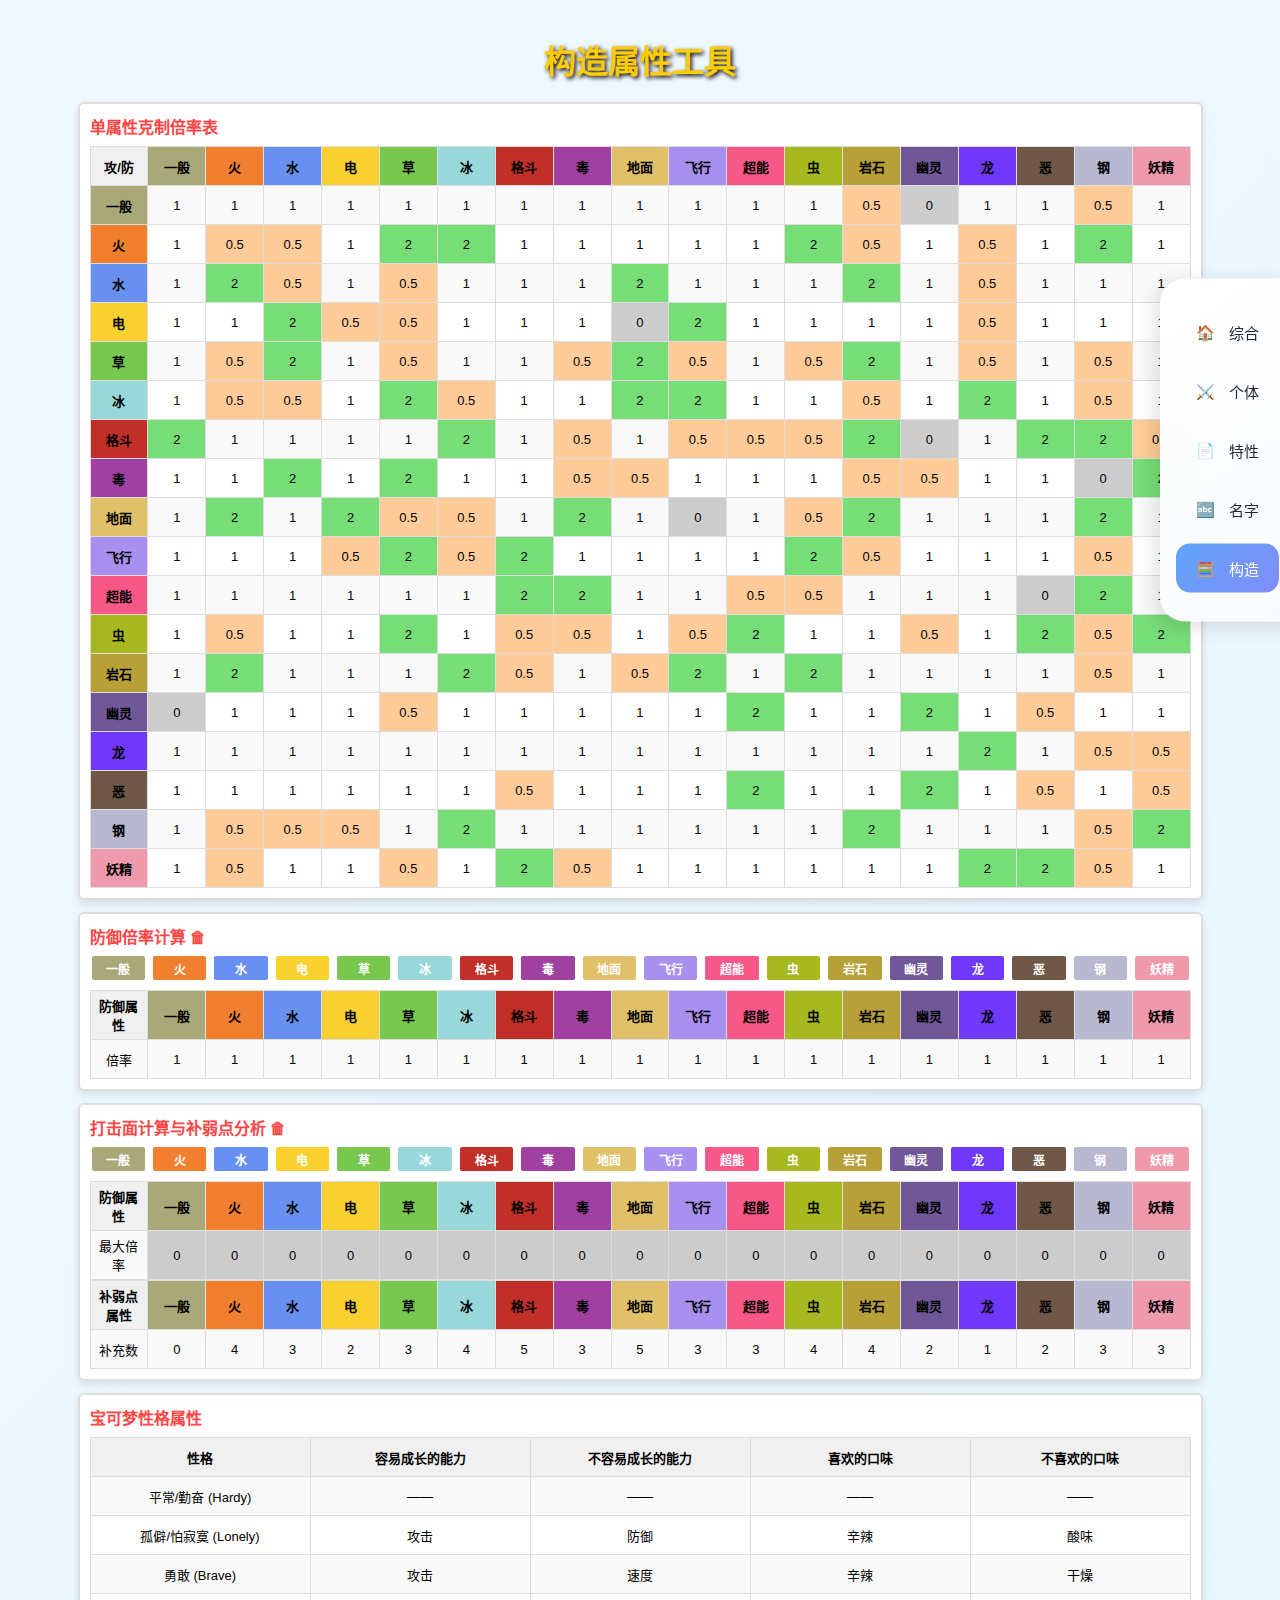
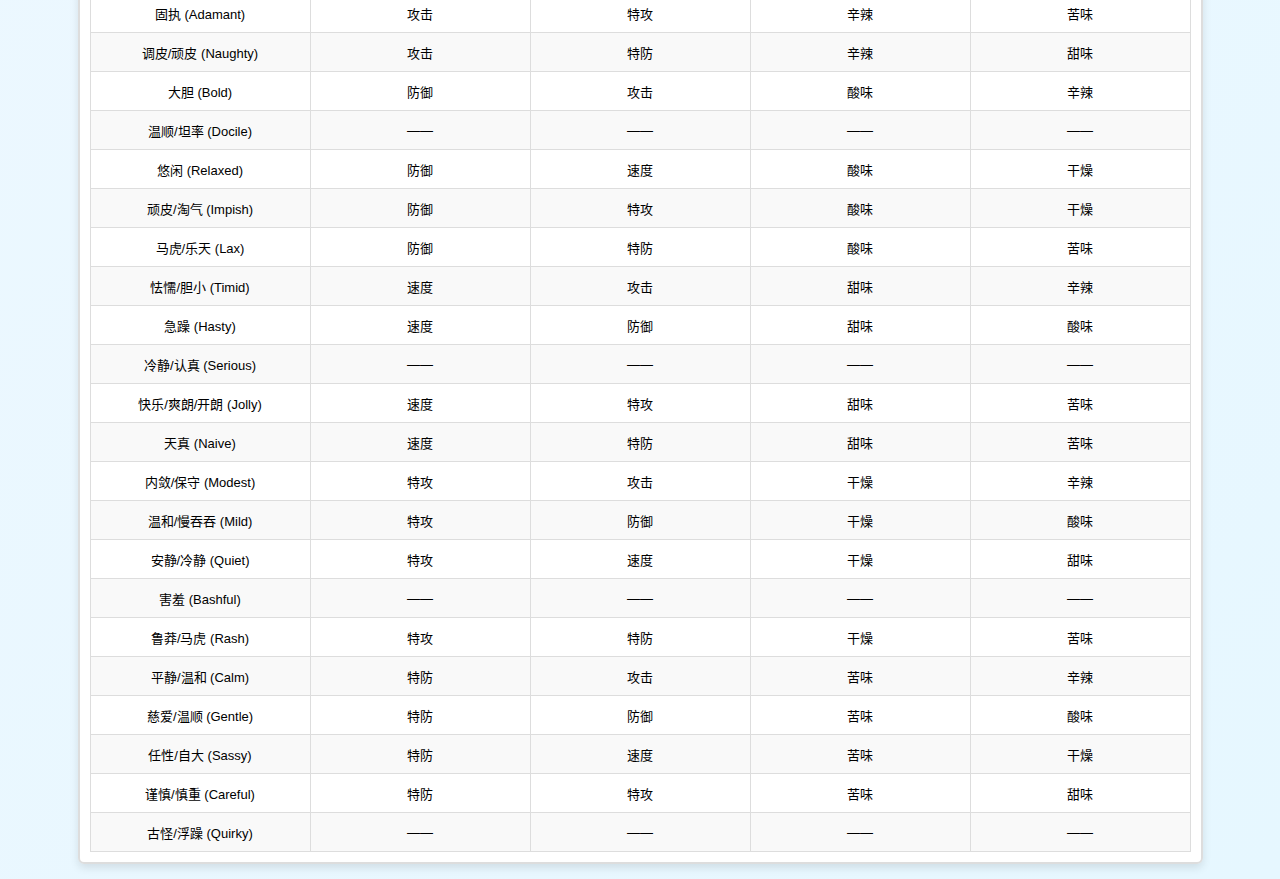
<file: tectonic.html>
<!DOCTYPE html>
<html lang="zh-CN">

<head>
    <meta charset="UTF-8">
    <meta name="viewport" content="width=device-width, initial-scale=1.0">
    <title>宝可梦构造</title>
	<!-- 只需这3行 -->
	<link rel="stylesheet" href="nav.css">
	<script src="nav-config.js?v=3"></script>
	<script src="nav.js"></script>
    <style>
        /* 整体样式 */
        body {
            font-family: 'PingFang SC', 'Microsoft YaHei', Arial, sans-serif;
            margin: 0;
            padding: 15px;
            background: linear-gradient(135deg, #f0f8ff, #e6f7ff);
        }

        h1 {
            text-align: center;
            color: #ffcc00;
            text-shadow: 2px 2px 4px #000;
            margin-bottom: 20px;
        }

        /* 容器样式 */
        .container {
            width: 90%;
            max-width: 1200px;
            margin: 0 auto;
            display: grid;
            gap: 12px;
        }

        /* 模块样式 */
        .module {
            background-color: rgba(255, 255, 255, 0.98);
            border: 2px solid #ddd;
            border-radius: 6px;
            padding: 10px;
            box-shadow: 0 4px 8px rgba(0, 0, 0, 0.1);
            transition: box-shadow 0.3s ease;
        }

        .module:hover {
            box-shadow: 0 6px 12px rgba(0, 0, 0, 0.15);
        }

        .module h2 {
            margin: 0 0 8px 0;
            color: #ff4444;
            cursor: pointer;
            font-size: 16px;
            display: flex;
            align-items: center;
            gap: 8px;
        }

        .module h2:hover {
            color: #ff6666;
            text-decoration: underline;
        }

        /* 按钮组样式 */
        .button-group {
            display: grid;
            grid-template-columns: repeat(18, 1fr);
            gap: 4px;
            margin-bottom: 10px;
        }

        .button-group button {
            display: flex;
            align-items: center;
            justify-content: center;
            padding: 4px;
            border: 2px solid transparent;
            border-radius: 2px;
            cursor: pointer;
            font-size: 12px;
            font-weight: bold;
            color: white;
            min-width: 46px;
            height: 24px;
            position: relative;
            margin: 0 2px;
            transition: transform 0.2s ease, box-shadow 0.2s ease;
        }

        .button-group button:hover {
            transform: scale(1.05);
            box-shadow: 0 4px 8px rgba(0, 0, 0, 0.2);
        }

        .button-group button.selected {
            border: 2px solid #000 !important;
            box-shadow: 0 0 2px rgba(0, 0, 0, 0.2);
            z-index: 1;
            transform: scale(1);
            /* 确保选中后不会偏移 */
        }

        .button-group button.selected::after {
            content: attr(data-selected-index);
            position: absolute;
            top: -1px;
            right: -1px;
            background: #000;
            color: #fff;
            width: 14px;
            height: 14px;
            border-radius: 50%;
            font-size: 9px;
            display: flex;
            align-items: center;
            justify-content: center;
        }

        /* 表格样式 */
        table {
            width: 100%;
            border-collapse: collapse;
            table-layout: fixed;
        }

        th,
        td {
            padding: 5px;
            text-align: center;
            border: 1px solid #ddd;
            min-width: 45px;
            height: 28px;
            font-size: 13px;
        }

        th {
            background-color: #f0f0f0;
            cursor: pointer;
        }

        tr:nth-child(even) {
            background-color: #f9f9f9;
        }

        tr:hover {
            background-color: #f0f0f0;
        }

        /* 属性颜色 */
        .normal {
            background-color: #a8a878;
        }

        .fire {
            background-color: #f08030;
        }

        .water {
            background-color: #6890f0;
        }

        .electric {
            background-color: #f8d030;
        }

        .grass {
            background-color: #78c850;
        }

        .ice {
            background-color: #98d8d8;
        }

        .fighting {
            background-color: #c03028;
        }

        .poison {
            background-color: #a040a0;
        }

        .ground {
            background-color: #e0c068;
        }

        .flying {
            background-color: #a890f0;
        }

        .psychic {
            background-color: #f85888;
        }

        .bug {
            background-color: #a8b820;
        }

        .rock {
            background-color: #b8a038;
        }

        .ghost {
            background-color: #705898;
        }

        .dragon {
            background-color: #7038f8;
        }

        .dark {
            background-color: #705848;
        }

        .steel {
            background-color: #b8b8d0;
        }

        .fairy {
            background-color: #ee99ac;
        }

        /* 倍率背景色 */
        .effective-2 {
            background-color: #77dd77;
        }

        .effective-1 {
            background-color: transparent;
        }

        .effective-0_5 {
            background-color: #ffcc99;
        }

        /* 淡橙色 */
        .effective-0_25 {
            background-color: #cc0000;
            color: #fff;
        }

        /* 深红色 */
        .effective-0 {
            background-color: #cccccc;
        }

        .effective-4 {
            background-color: #77ff77;
        }

        /* 亮绿色 */

        /* 响应式设计 */
        @media (max-width: 768px) {
            .container {
                width: 100%;
                padding: 0 10px;
            }

            .button-group {
                grid-template-columns: repeat(9, 1fr);
            }

            .button-group button {
                min-width: 40px;
                font-size: 10px;
            }

            table {
                display: block;
                overflow-x: auto;
            }
        }

        /* 动画 */
        @keyframes fadeIn {
            from {
                opacity: 0;
            }

            to {
                opacity: 1;
            }
        }

        td {
            animation: fadeIn 0.3s ease-in-out;
        }

        td[title] {
            position: relative;
            cursor: pointer;
        }

        td[title]:hover::after {
            content: attr(title);
            position: absolute;
            top: 100%;
            left: 50%;
            transform: translateX(-50%);
            background-color: #333;
            color: #fff;
            padding: 5px;
            border-radius: 4px;
            font-size: 12px;
            white-space: nowrap;
            z-index: 10;
        }

        1
    </style>
</head>

<body>
    <h1>构造属性工具</h1>
    <div class="container">
        <!-- 模块1：宝可梦攻防倍率表 -->
        <div class="module">
            <h2>单属性克制倍率表</h2>
            <table id="typeChart"></table>
        </div>

        <!-- 模块2：防御倍率计算（点击标题清空已选属性） -->
        <div class="module">
            <h2 onclick="clearDefense()">防御倍率计算 🗑</h2>
            <div class="button-group" id="defenseButtons"></div>
            <table id="defenseResult"></table>
        </div>

        <!-- 模块3：攻击性能与补弱点分析（点击标题清空已选属性） -->
        <div class="module">
            <h2 onclick="clearAttack()">打击面计算与补弱点分析 🗑</h2>
            <div class="button-group" id="attackButtons"></div>
            <table id="attackResult"></table>
            <table id="coverageResult"></table>
        </div>

        <!-- 模块4：宝可梦性格属性 -->
        <div class="module">
            <h2>宝可梦性格属性</h2>
            <table id="natureTable"></table>
        </div>
    </div>

    <script>
        // 模块1-3相关代码（同之前版本）
        const typeChart = {
            normal: [1, 1, 1, 1, 1, 1, 1, 1, 1, 1, 1, 1, 0.5, 0, 1, 1, 0.5, 1],
            fire: [1, 0.5, 0.5, 1, 2, 2, 1, 1, 1, 1, 1, 2, 0.5, 1, 0.5, 1, 2, 1],
            water: [1, 2, 0.5, 1, 0.5, 1, 1, 1, 2, 1, 1, 1, 2, 1, 0.5, 1, 1, 1],
            electric: [1, 1, 2, 0.5, 0.5, 1, 1, 1, 0, 2, 1, 1, 1, 1, 0.5, 1, 1, 1],
            grass: [1, 0.5, 2, 1, 0.5, 1, 1, 0.5, 2, 0.5, 1, 0.5, 2, 1, 0.5, 1, 0.5, 1],
            ice: [1, 0.5, 0.5, 1, 2, 0.5, 1, 1, 2, 2, 1, 1, 0.5, 1, 2, 1, 0.5, 1],
            fighting: [2, 1, 1, 1, 1, 2, 1, 0.5, 1, 0.5, 0.5, 0.5, 2, 0, 1, 2, 2, 0.5],
            poison: [1, 1, 2, 1, 2, 1, 1, 0.5, 0.5, 1, 1, 1, 0.5, 0.5, 1, 1, 0, 2],
            ground: [1, 2, 1, 2, 0.5, 0.5, 1, 2, 1, 0, 1, 0.5, 2, 1, 1, 1, 2, 1],
            flying: [1, 1, 1, 0.5, 2, 0.5, 2, 1, 1, 1, 1, 2, 0.5, 1, 1, 1, 0.5, 1],
            psychic: [1, 1, 1, 1, 1, 1, 2, 2, 1, 1, 0.5, 0.5, 1, 1, 1, 0, 2, 1],
            bug: [1, 0.5, 1, 1, 2, 1, 0.5, 0.5, 1, 0.5, 2, 1, 1, 0.5, 1, 2, 0.5, 2],
            rock: [1, 2, 1, 1, 1, 2, 0.5, 1, 0.5, 2, 1, 2, 1, 1, 1, 1, 0.5, 1],
            ghost: [0, 1, 1, 1, 0.5, 1, 1, 1, 1, 1, 2, 1, 1, 2, 1, 0.5, 1, 1],
            dragon: [1, 1, 1, 1, 1, 1, 1, 1, 1, 1, 1, 1, 1, 1, 2, 1, 0.5, 0.5],
            dark: [1, 1, 1, 1, 1, 1, 0.5, 1, 1, 1, 2, 1, 1, 2, 1, 0.5, 1, 0.5],
            steel: [1, 0.5, 0.5, 0.5, 1, 2, 1, 1, 1, 1, 1, 1, 2, 1, 1, 1, 0.5, 2],
            fairy: [1, 0.5, 1, 1, 0.5, 1, 2, 0.5, 1, 1, 1, 1, 1, 1, 2, 2, 0.5, 1]
        };
        const types = ["normal", "fire", "water", "electric", "grass", "ice", "fighting", "poison", "ground", "flying", "psychic", "bug", "rock", "ghost", "dragon", "dark", "steel", "fairy"];
        const typeNames = {
            normal: "一般",
            fire: "火",
            water: "水",
            electric: "电",
            grass: "草",
            ice: "冰",
            fighting: "格斗",
            poison: "毒",
            ground: "地面",
            flying: "飞行",
            psychic: "超能",
            bug: "虫",
            rock: "岩石",
            ghost: "幽灵",
            dragon: "龙",
            dark: "恶",
            steel: "钢",
            fairy: "妖精"
        };

        let selectedDefenseTypes = [],
            selectedAttackTypes = [];

        // 辅助函数：格式化倍率数值，保留最多两位小数（去除多余0）
        function formatEff(eff) {
            let s = eff.toFixed(2);
            s = s.replace(/\.?0+$/, '');
            return s;
        }

        // 模块1：生成攻防倍率表
        function initTypeChart() {
            const table = document.getElementById('typeChart');
            let html = '<tr><th>攻/防</th>';
            types.forEach(t => html += `<th class="${t}">${typeNames[t]}</th>`);
            html += '</tr>';
            types.forEach(attacker => {
                html += `<tr><th class="${attacker}">${typeNames[attacker]}</th>`;
                types.forEach(defender => {
                    const eff = typeChart[attacker][types.indexOf(defender)];
                    let cls = (eff === 0.5) ? '0_5' : eff;
                    if (eff === 0.25) cls = '0_25';
                    html += `<td class="effective-${cls}">${formatEff(eff)}</td>`;
                });
                html += '</tr>';
            });
            table.innerHTML = html;
        }

        // 模块2：防御倍率计算
        function initDefenseModule() {
            const group = document.getElementById('defenseButtons');
            group.innerHTML = '';
            types.forEach(t => {
                const btn = document.createElement('button');
                btn.dataset.type = t;
                btn.className = t;
                btn.textContent = typeNames[t];
                btn.onclick = () => toggleDefense(t);
                group.appendChild(btn);
            });
            updateDefense();
        }

        function clearDefense() {
            selectedDefenseTypes = [];
            updateDefense();
        }

        function toggleDefense(type) {
            const idx = selectedDefenseTypes.indexOf(type);
            if (idx > -1) {
                selectedDefenseTypes.splice(idx, 1);
            } else {
                if (selectedDefenseTypes.length >= 2) selectedDefenseTypes.shift();
                selectedDefenseTypes.push(type);
            }
            updateDefense();
        }

        function updateDefense() {
            document.querySelectorAll('#defenseButtons button').forEach(btn => {
                const btnType = btn.dataset.type;
                const idx = selectedDefenseTypes.indexOf(btnType);
                btn.classList.toggle('selected', idx > -1);
                btn.dataset.selectedIndex = idx > -1 ? (idx + 1) : '';
            });

            const table = document.getElementById('defenseResult');
            let html = '<tr><th>防御属性</th>';
            types.forEach(t => html += `<th class="${t}">${typeNames[t]}</th>`);
            html += '</tr>';
            html += '<tr><td>倍率</td>';
            types.forEach(t => {
                let eff = 1;
                selectedDefenseTypes.forEach(d => {
                    eff *= typeChart[t][types.indexOf(d)];
                });
                let cls = (eff === 0.5) ? '0_5' : eff;
                if (eff === 0.25) cls = '0_25';
                if (eff === 4) cls = '4'; // 新增
                html += `<td class="effective-${cls}">${formatEff(eff)}</td>`;
            });
            html += '</tr>';
            table.innerHTML = html;
        }

        // 模块3：攻击性能与补弱点分析
        function initAttackModule() {
            const group = document.getElementById('attackButtons');
            group.innerHTML = '';
            types.forEach(t => {
                const btn = document.createElement('button');
                btn.dataset.type = t;
                btn.className = t;
                btn.textContent = typeNames[t];
                btn.onclick = () => toggleAttack(t);
                group.appendChild(btn);
            });
            updateAttack();
        }

        function clearAttack() {
            selectedAttackTypes = [];
            updateAttack();
        }

        function toggleAttack(type) {
            const idx = selectedAttackTypes.indexOf(type);
            if (idx > -1) {
                selectedAttackTypes.splice(idx, 1);
            } else {
                if (selectedAttackTypes.length >= 3) selectedAttackTypes.shift();
                selectedAttackTypes.push(type);
            }
            updateAttack();
        }

        function updateAttack() {
            document.querySelectorAll('#attackButtons button').forEach(btn => {
                const btnType = btn.dataset.type;
                const idx = selectedAttackTypes.indexOf(btnType);
                btn.classList.toggle('selected', idx > -1);
                btn.dataset.selectedIndex = idx > -1 ? (idx + 1) : '';
            });

            const attackTable = document.getElementById('attackResult');
            let html = '<tr><th>防御属性</th>';
            types.forEach(t => html += `<th class="${t}">${typeNames[t]}</th>`);
            html += '</tr>';
            html += '<tr><td>最大倍率</td>';
            types.forEach(t => {
                let max = 0;
                selectedAttackTypes.forEach(a => {
                    const eff = typeChart[a][types.indexOf(t)];
                    if (eff > max) max = eff;
                });
                let cls = (max === 0.5) ? '0_5' : max;
                if (max === 0.25) cls = '0_25';
                if (max === 4) cls = '4'; // 新增
                html += `<td class="effective-${cls}">${formatEff(max)}</td>`;
            });
            html += '</tr>';
            attackTable.innerHTML = html;

            const coverageTable = document.getElementById('coverageResult');
            html = '<tr><th>补弱点属性</th>';
            types.forEach(t => html += `<th class="${t}">${typeNames[t]}</th>`);
            html += '</tr>';
            html += '<tr><td>补充数</td>';
            types.forEach(t => {
                let count = 0;
                let coverageList = []; // 存储补充的打击面属性
                types.forEach(d => {
                    let current = 0;
                    selectedAttackTypes.forEach(a => {
                        const eff = typeChart[a][types.indexOf(d)];
                        if (eff > current) current = eff;
                    });
                    const newEff = typeChart[t][types.indexOf(d)];
                    if (current < 2 && newEff === 2) {
                        count++;
                        coverageList.push(typeNames[d]); // 记录补充的打击面属性
                    }
                });
                html += `<td title="${coverageList.join(', ')}">${count}</td>`; // 添加 title 属性
            });
            html += '</tr>';
            coverageTable.innerHTML = html;
        }

        // 模块4：宝可梦性格属性数据及生成表格
        const natures = [{
                chinese: "平常/勤奋",
                english: "Hardy",
                inc: "——",
                dec: "——",
                like: "——",
                dislike: "——"
            },
            {
                chinese: "孤僻/怕寂寞",
                english: "Lonely",
                inc: "攻击",
                dec: "防御",
                like: "辛辣",
                dislike: "酸味"
            },
            {
                chinese: "勇敢",
                english: "Brave",
                inc: "攻击",
                dec: "速度",
                like: "辛辣",
                dislike: "干燥"
            },
            {
                chinese: "固执",
                english: "Adamant",
                inc: "攻击",
                dec: "特攻",
                like: "辛辣",
                dislike: "苦味"
            },
            {
                chinese: "调皮/顽皮",
                english: "Naughty",
                inc: "攻击",
                dec: "特防",
                like: "辛辣",
                dislike: "甜味"
            },
            {
                chinese: "大胆",
                english: "Bold",
                inc: "防御",
                dec: "攻击",
                like: "酸味",
                dislike: "辛辣"
            },
            {
                chinese: "温顺/坦率",
                english: "Docile",
                inc: "——",
                dec: "——",
                like: "——",
                dislike: "——"
            },
            {
                chinese: "悠闲",
                english: "Relaxed",
                inc: "防御",
                dec: "速度",
                like: "酸味",
                dislike: "干燥"
            },
            {
                chinese: "顽皮/淘气",
                english: "Impish",
                inc: "防御",
                dec: "特攻",
                like: "酸味",
                dislike: "干燥"
            },
            {
                chinese: "马虎/乐天",
                english: "Lax",
                inc: "防御",
                dec: "特防",
                like: "酸味",
                dislike: "苦味"
            },
            {
                chinese: "怯懦/胆小",
                english: "Timid",
                inc: "速度",
                dec: "攻击",
                like: "甜味",
                dislike: "辛辣"
            },
            {
                chinese: "急躁",
                english: "Hasty",
                inc: "速度",
                dec: "防御",
                like: "甜味",
                dislike: "酸味"
            },
            {
                chinese: "冷静/认真",
                english: "Serious",
                inc: "——",
                dec: "——",
                like: "——",
                dislike: "——"
            },
            {
                chinese: "快乐/爽朗/开朗",
                english: "Jolly",
                inc: "速度",
                dec: "特攻",
                like: "甜味",
                dislike: "苦味"
            },
            {
                chinese: "天真",
                english: "Naive",
                inc: "速度",
                dec: "特防",
                like: "甜味",
                dislike: "苦味"
            },
            {
                chinese: "内敛/保守",
                english: "Modest",
                inc: "特攻",
                dec: "攻击",
                like: "干燥",
                dislike: "辛辣"
            },
            {
                chinese: "温和/慢吞吞",
                english: "Mild",
                inc: "特攻",
                dec: "防御",
                like: "干燥",
                dislike: "酸味"
            },
            {
                chinese: "安静/冷静",
                english: "Quiet",
                inc: "特攻",
                dec: "速度",
                like: "干燥",
                dislike: "甜味"
            },
            {
                chinese: "害羞",
                english: "Bashful",
                inc: "——",
                dec: "——",
                like: "——",
                dislike: "——"
            },
            {
                chinese: "鲁莽/马虎",
                english: "Rash",
                inc: "特攻",
                dec: "特防",
                like: "干燥",
                dislike: "苦味"
            },
            {
                chinese: "平静/温和",
                english: "Calm",
                inc: "特防",
                dec: "攻击",
                like: "苦味",
                dislike: "辛辣"
            },
            {
                chinese: "慈爱/温顺",
                english: "Gentle",
                inc: "特防",
                dec: "防御",
                like: "苦味",
                dislike: "酸味"
            },
            {
                chinese: "任性/自大",
                english: "Sassy",
                inc: "特防",
                dec: "速度",
                like: "苦味",
                dislike: "干燥"
            },
            {
                chinese: "谨慎/慎重",
                english: "Careful",
                inc: "特防",
                dec: "特攻",
                like: "苦味",
                dislike: "甜味"
            },
            {
                chinese: "古怪/浮躁",
                english: "Quirky",
                inc: "——",
                dec: "——",
                like: "——",
                dislike: "——"
            }
        ];

        // 生成宝可梦性格属性表格
        function initNatureModule() {
            const natureTable = document.getElementById('natureTable');
            let html = '<tr><th>性格</th><th>容易成长的能力</th><th>不容易成长的能力</th><th>喜欢的口味</th><th>不喜欢的口味</th></tr>';
            natures.forEach(nature => {
                html += `<tr>
          <td>${nature.chinese} (${nature.english})</td>
          <td>${nature.inc === "——" ? "——" : nature.inc}</td>
          <td>${nature.dec === "——" ? "——" : nature.dec}</td>
          <td>${nature.like === "——" ? "——" : nature.like}</td>
          <td>${nature.dislike === "——" ? "——" : nature.dislike}</td>
        </tr>`;
            });
            natureTable.innerHTML = html;
        }

        // 初始化各模块
        initTypeChart();
        initDefenseModule();
        initAttackModule();
        initNatureModule();
    </script>
</body>

</html>
</file>
<file: nav.css>
/* 悬浮导航专业版 */
.float-nav {
    position: fixed;
    top: 50%;
    right: -15px;
    transform: translateY(-50%);
    background: linear-gradient(145deg, rgba(255,255,255,0.97) 0%, rgba(248,250,252,0.97) 100%);
    padding: 18px 15px;
    border-radius: 25px 0 0 25px;
    box-shadow: -5px 5px 20px rgba(0,0,0,0.12);
    z-index: 10000;
    backdrop-filter: blur(12px);
    border: 1px solid rgba(255,255,255,0.3);
    transition: all 0.4s cubic-bezier(0.34, 1.56, 0.64, 1);
}

.float-nav:hover {
    right: 0;
    box-shadow: -8px 8px 25px rgba(0,0,0,0.2);
}

.nav-link {
    display: flex;
    align-items: center;
    color: #1f2937;
    text-decoration: none;
    padding: 14px 20px;
    margin: 10px 0;
    border-radius: 14px;
    font-family: 'Inter', system-ui, sans-serif;
    font-weight: 500;
    font-size: 15px;
    transition: all 0.3s ease;
    gap: 14px;
    white-space: nowrap;
}

.nav-link:hover {
    background: linear-gradient(135deg, #3b82f6 0%, #6366f1 100%);
    color: white !important;
    transform: translateX(-12px);
}

.active-nav {
    background: linear-gradient(135deg, #60a5fa 0%, #818cf8 100%);
    color: white !important;
}

/* 移动端适配 */
@media (max-width: 768px) {
    .float-nav {
        top: auto !important;
        bottom: 0;
        right: 0;
        width: 10%;
        border-radius: 25px 25px 0 0;
        padding: 12px;
    }
    
    .nav-link {
        flex-direction: column;
        padding: 12px;
        margin: 0 5px;
        font-size: 13px;
    }
    
    .nav-link span {
        display: none;
    }
}
</file>
